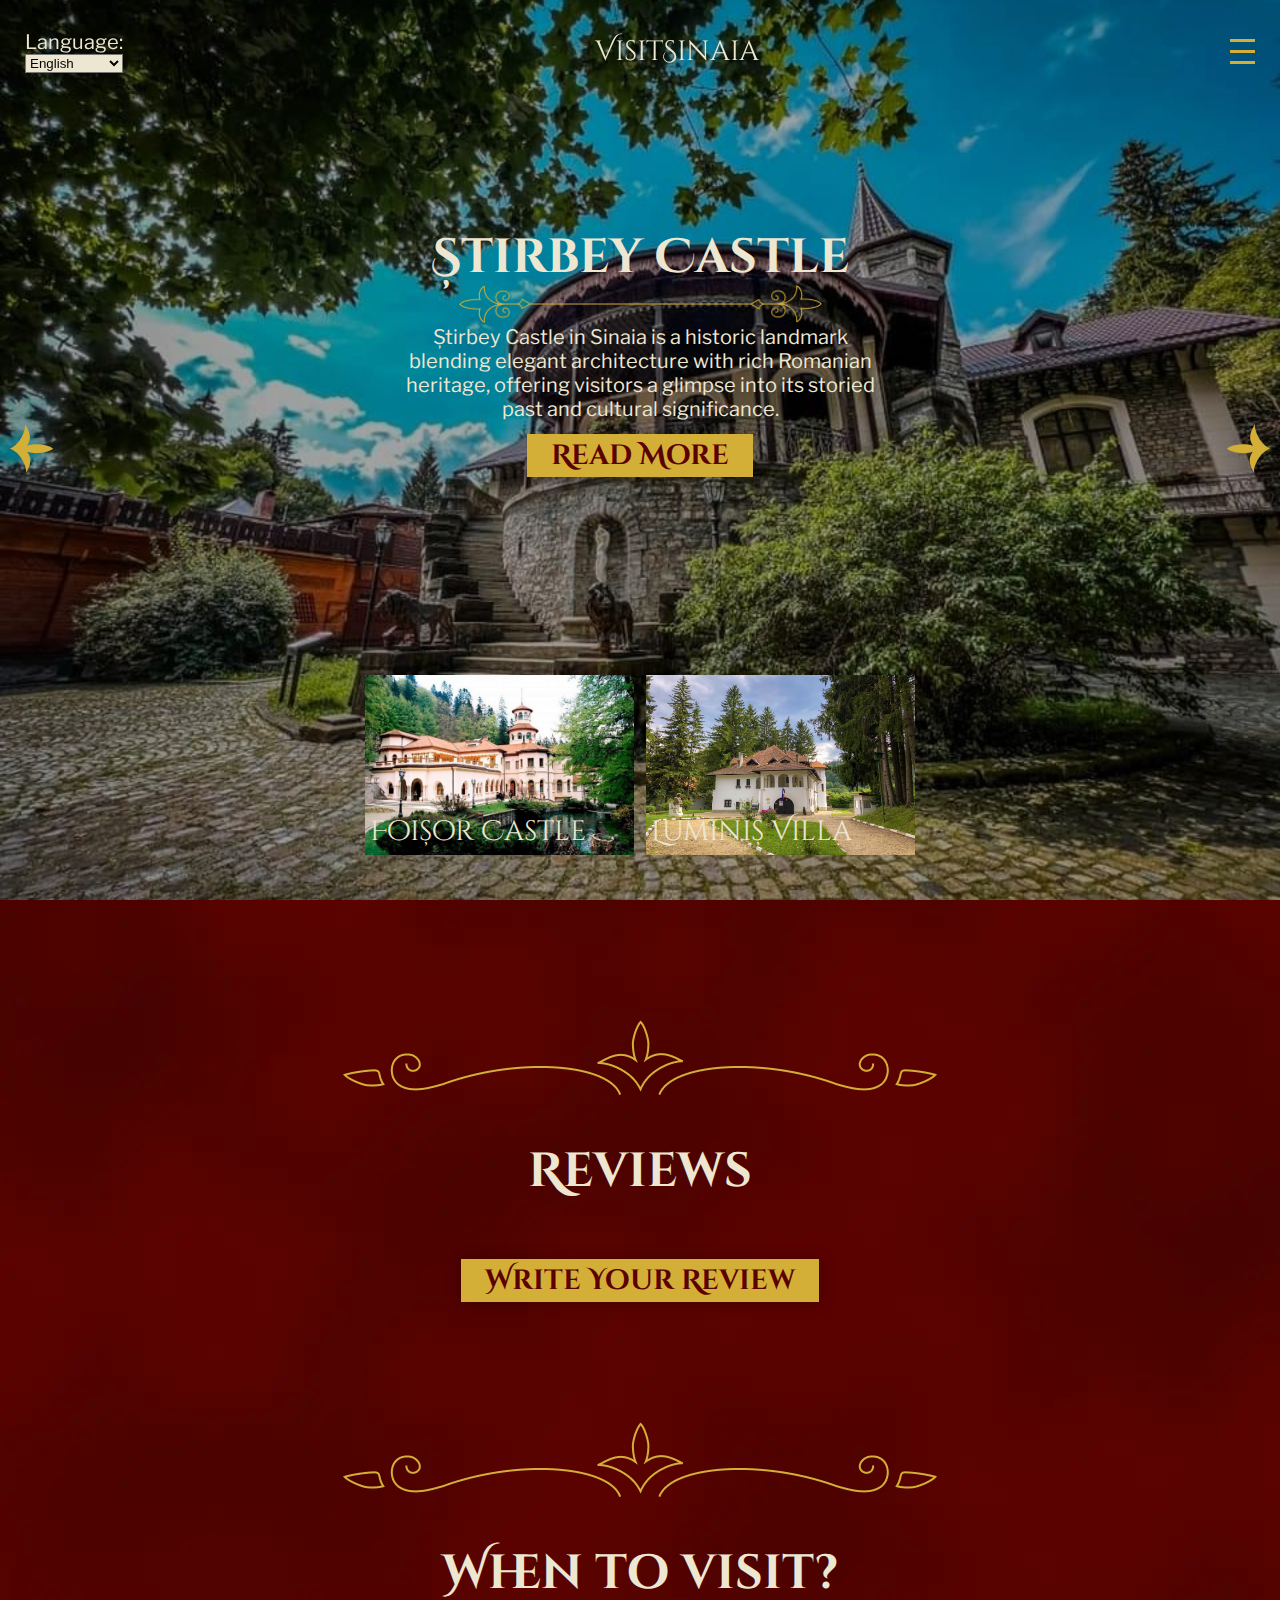
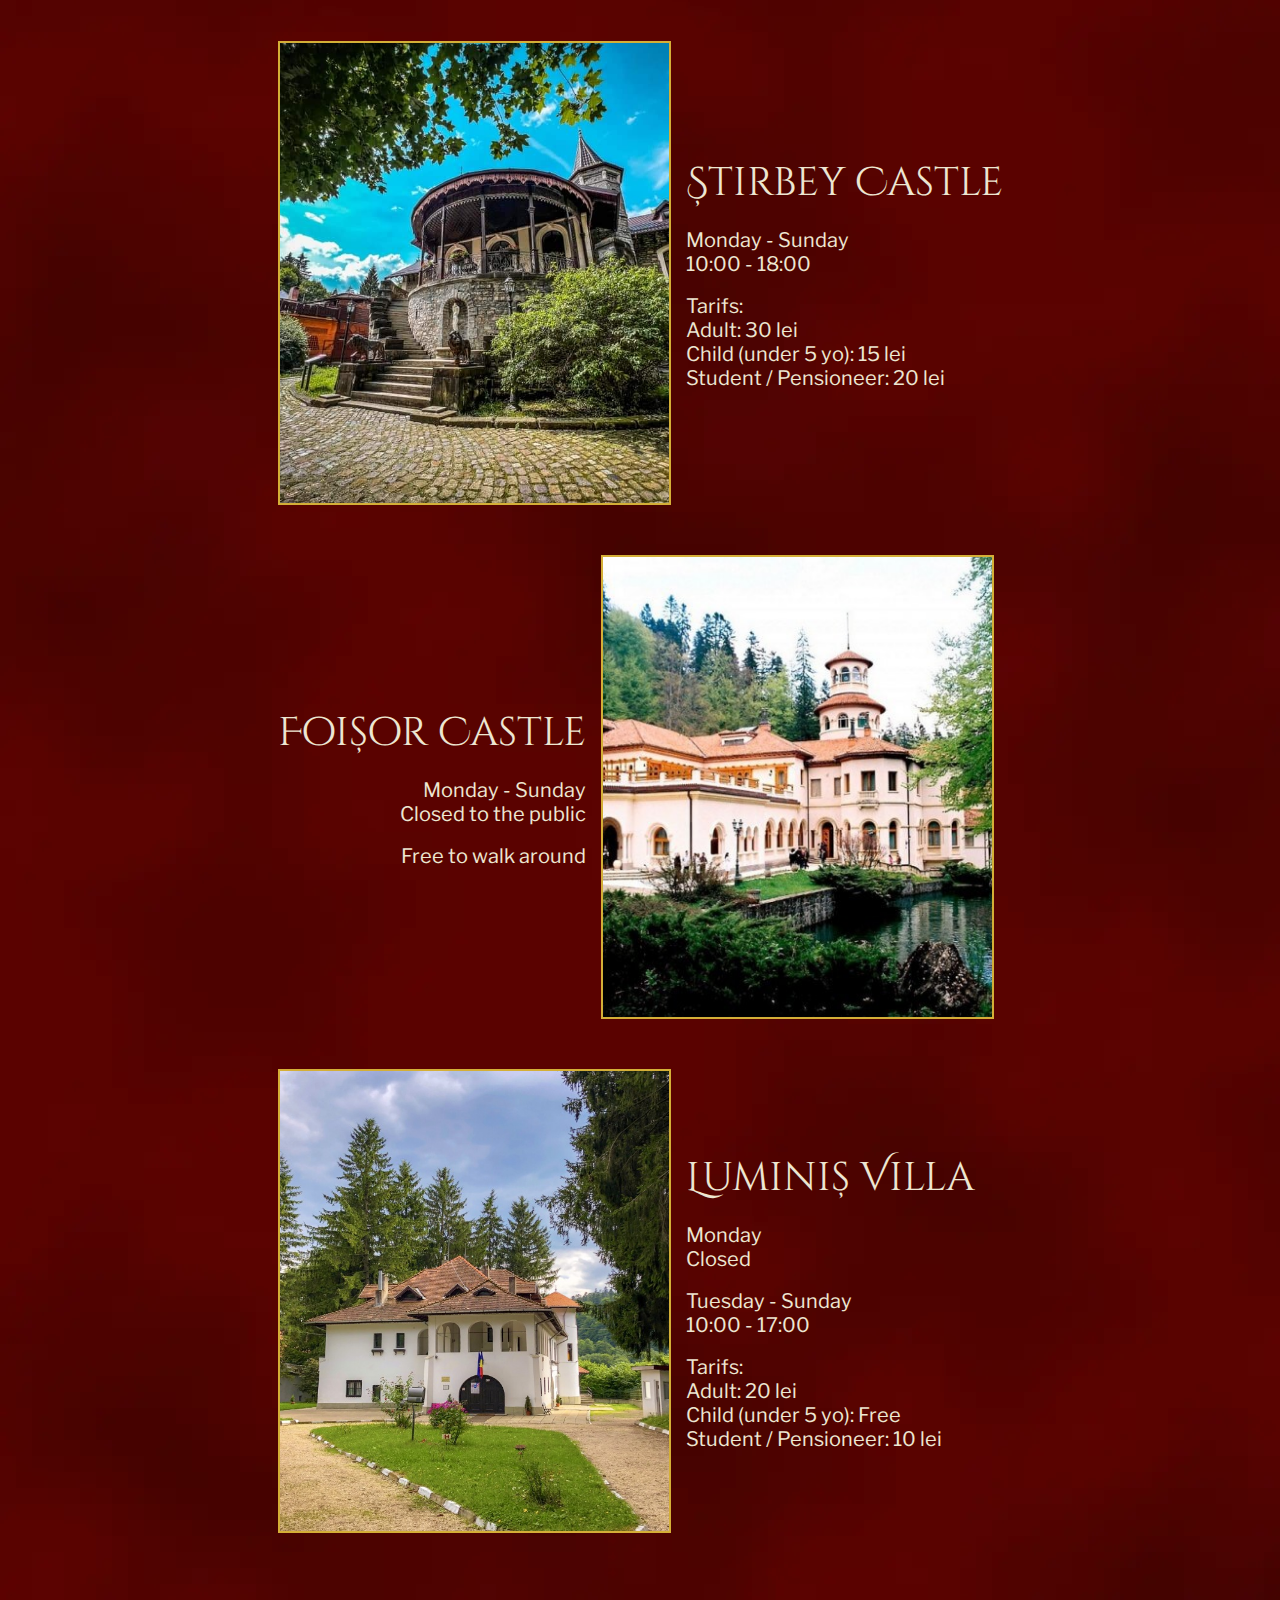
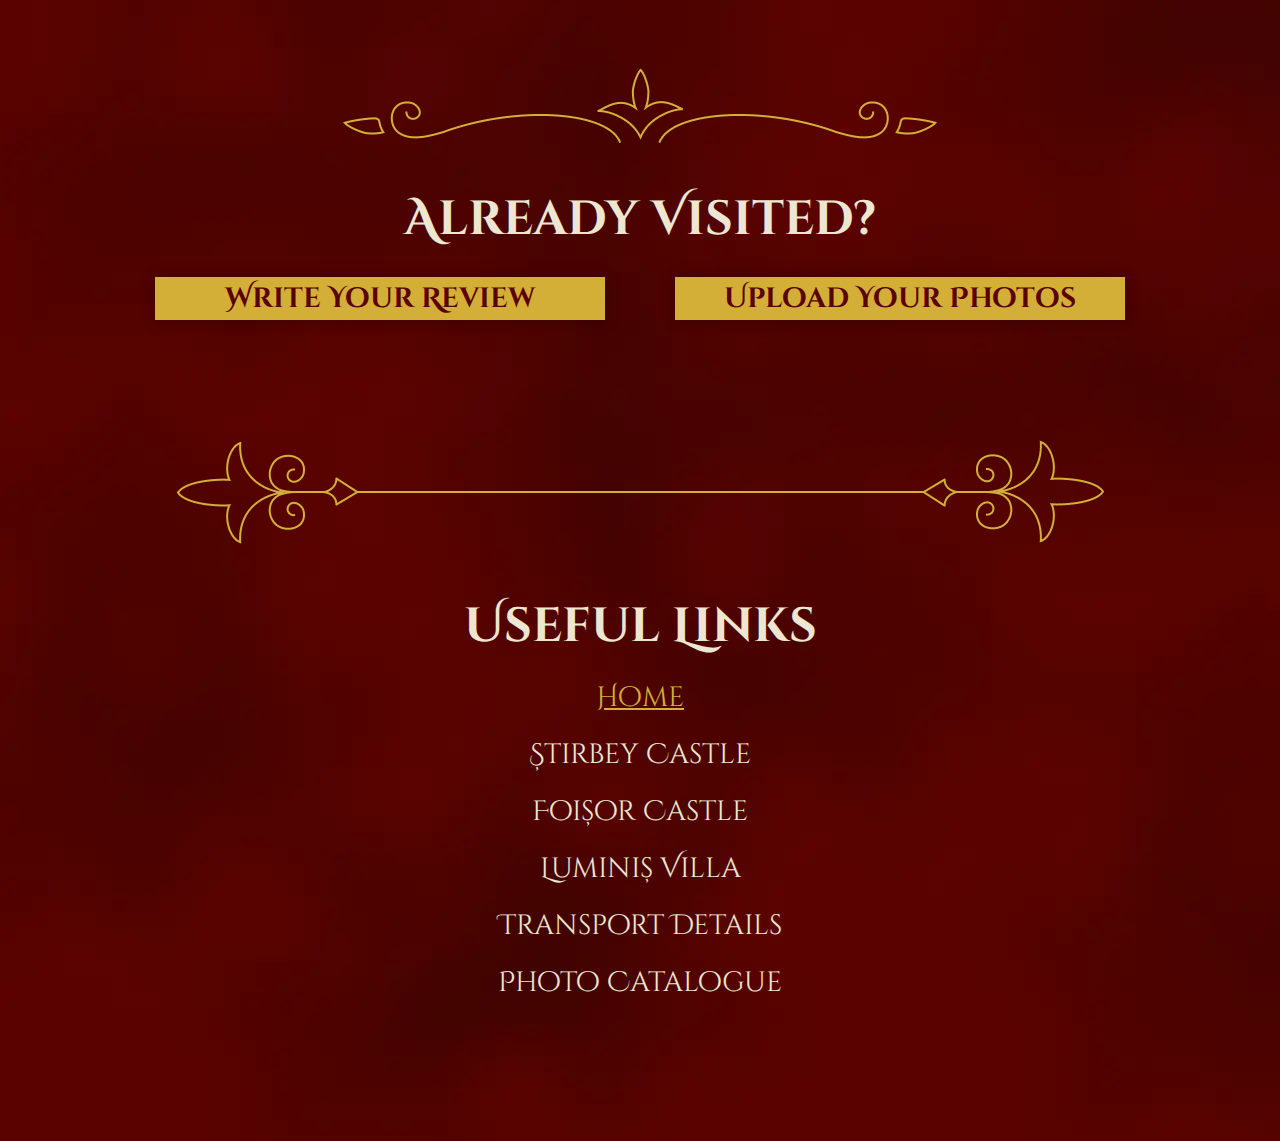
<file: index.html>
<!DOCTYPE html>
<html lang="en">
<head>
    <meta charset="UTF-8">
    <meta name="viewport" content="width=device-width, initial-scale=1.0">
    <title data-lang-en="Home | Hidden Castles Sinaia" data-lang-ro="Acasă | Hidden Castles Sinaia">Home | Hidden Castles Sinaia</title>
    <link rel="stylesheet" href="CSS/home.css">
</head>
<body> 
    <section class="top-carousel-container">
        <div class="banner">
            <nav class="navigation">
                <div class="language-selector">
                    <label for="language-select" data-lang-en="Language:" data-lang-ro="Limba:">Language:</label>
                    <select id="language-select1">
                        <option value="en" data-lang-en="English" data-lang-ro="Engleză">English</option>
                        <option value="ro" data-lang-en="Romanian" data-lang-ro="Română">Romanian</option>
                    </select>
                </div>
                <a href="index.html" class="logo">VisitSinaia</a>
                <div class="burger-menu" id="burger1">
                    <div class="line"></div>
                    <div class="line"></div>
                    <div class="line"></div>
                </div>
                <ul id="nav-links1">
                    <li><a href="index.html" class="active-link" data-lang-en="Home" data-lang-ro="Acasă">Home</a></li>
                    <li>
                        <a href="PAGES/stirbey-castle.html" class="link" data-lang-en="Știrbey Castle" data-lang-ro="Castelul Știrbey">Știrbey Castle</a>
                        <ul class="dropdown-content">
                            <li><a href="PAGES/stirbey-castle.html#visit" class="link" data-lang-en="Visiting Hours" data-lang-ro="Ore de Vizită">Visiting Hours</a></li>
                            <li><a href="PAGES/stirbey-castle.html#tickets" class="link" data-lang-en="Ticket Prices" data-lang-ro="Prețuri Bilete">Ticket Prices</a></li>
                            <li><a href="PAGES/stirbey-castle.html#reviews" class="link" data-lang-en="Reviews" data-lang-ro="Recenzii">Reviews</a></li>
                            <li><a href="PAGES/stirbey-castle.html#history" class="link" data-lang-en="Brief History" data-lang-ro="Scurtă Istorie">Brief History</a></li>
                            <li><a href="PAGES/stirbey-castle.html#tenants" class="link" data-lang-en="Who lived here?" data-lang-ro="Cine a locuit aici?">Who lived here?</a></li>
                            <li><a href="PAGES/stirbey-castle.html#transport" class="link" data-lang-en="How to get here?" data-lang-ro="Cum să ajungi aici?">How to get here?</a></li>
                            <li><a href="PAGES/stirbey-castle.html#restaurants" class="link" data-lang-en="Restaurants Nearby" data-lang-ro="Restaurante în apropiere">Restaurants Nearby</a></li>
                            <li><a href="PAGES/stirbey-castle.html#contact" class="link">Contact</a></li>
                        </ul>
                    </li>
                    <li>
                        <a href="PAGES/foisor-castle.html" class="link" data-lang-en="Foișor Castle" data-lang-ro="Castleul Foișor">Foișor Castle</a>
                        <ul class="dropdown-content">
                            <li><a href="PAGES/foisor-castle.html#visit" data-lang-en="Visiting Hours" data-lang-ro="Ore de Vizită">Visiting Hours</a></li>
                            <li><a href="PAGES/foisor-castle.html#tickets" data-lang-en="Ticket Prices" data-lang-ro="Prețuri Bilete">Ticket Prices</a></li>
                            <li><a href="PAGES/foisor-castle.html#reviews" data-lang-en="Reviews" data-lang-ro="Recenzii">Reviews</a></li>
                            <li><a href="PAGES/foisor-castle.html#history" data-lang-en="Brief History" data-lang-ro="Scurtă Istorie">Brief History</a></li>
                            <li><a href="PAGES/foisor-castle.html#tenants" data-lang-en="Who lived here?" data-lang-ro="Cine a locuit aici?">Who lived here?</a></li>
                            <li><a href="PAGES/foisor-castle.html#transport" data-lang-en="How to get here?" data-lang-ro="Cum să ajungi aici?">How to get here?</a></li>
                            <li><a href="PAGES/foisor-castle.html#restaurants" data-lang-en="Restaurants Nearby" data-lang-ro="Restaurante în apropiere">Restaurants Nearby</a></li>
                            <li><a href="PAGES/foisor-castle.html#contact">Contact</a></li>
                        </ul>
                    </li>
                    <li>
                        <a href="PAGES/luminis-villa.html" class="link" data-lang-en="Luminiș Villa" data-lang-ro="Vila Luminiș">Luminiș Villa</a>
                        <ul class="dropdown-content">
                            <li><a href="PAGES/luminis-villa.html#visit" data-lang-en="Visiting Hours" data-lang-ro="Ore de Vizită">Visiting Hours</a></li>
                            <li><a href="PAGES/luminis-villa.html#tickets" data-lang-en="Ticket Prices" data-lang-ro="Prețuri Bilete">Ticket Prices</a></li>
                            <li><a href="PAGES/luminis-villa.html#reviews" data-lang-en="Reviews" data-lang-ro="Recenzii">Reviews</a></li>
                            <li><a href="PAGES/luminis-villa.html#history" data-lang-en="Brief History" data-lang-ro="Scurtă Istorie">Brief History</a></li>
                            <li><a href="PAGES/luminis-villa.html#tenants" data-lang-en="Who lived here?" data-lang-ro="Cine a locuit aici?">Who lived here?</a></li>
                            <li><a href="PAGES/luminis-villa.html#transport" data-lang-en="How to get here?" data-lang-ro="Cum să ajungi aici?">How to get here?</a></li>
                            <li><a href="PAGES/luminis-villa.html#restaurants" data-lang-en="Restaurants Nearby" data-lang-ro="Restaurante în apropiere">Restaurants Nearby</a></li>
                            <li><a href="PAGES/luminis-villa.html#contact">Contact</a></li>
                        </ul>
                    </li>
                    <li><a href="PAGES/transport.html" class="link" data-lang-en="Transport Details" data-lang-ro="Detalii despre Transport">Transport Details</a></li>
                    <li><a href="PAGES/gallery.html" class="link" data-lang-en="Photo Catalogue" data-lang-ro="Catalog Foto">Photo Catalogue</a></li>
                </ul>
            </nav>
            <img src="PHOTOS/stirbey1.jpg" alt="Stirbey Castle" class="main-photo">
            <button id="prev1"><img src="PHOTOS/arrow-left.png" alt="Previous"></button>
            <button id="next1"><img src="PHOTOS/arrow-right.png" alt="Next"></button>
            <div class="text-container">
                <h1 data-lang-en="Știrbey Castle" data-lang-ro="Castelul Știrbey">Știrbey Castle</h1>
                <img src="PHOTOS/ornament1.png" alt="Ornamental Divider" class="top-divider">
                <p 
                data-lang-en="Știrbey Castle in Sinaia is a historic landmark blending elegant architecture with rich Romanian heritage, offering visitors a glimpse into its storied past and cultural significance." 
                data-lang-ro="Știrbey Castle din Sinaia este un punct de reper istoric care îmbină arhitectura elegantă cu bogata moștenire românească, oferind vizitatorilor o privire în trecutul său plin de istorie și semnificația sa culturală.">
                Știrbey Castle in Sinaia is a historic landmark blending elegant architecture with rich Romanian heritage, offering visitors a glimpse into its storied past and cultural significance.</p>
                <a href="PAGES/stirbey-castle.html" data-lang-en="Read More" data-lang-ro="Citește Mai Multe" class="read-more">Read More</a>
            </div>
            <div class="buttons-container">
                <div class="castle-button">
                    <img src="PHOTOS/foisor1.jpg" alt="Foisor Castle" class="castles-links">
                    <h3 data-lang-en="Foișor Castle" data-lang-ro="Castelul Foișor">Foișor Castle</h3>
                </div>
                <div class="castle-button">
                    <h3 data-lang-en="Luminiș Villa" data-lang-ro="Vila Luminiș">Luminiș Villa</h3>
                    <img src="PHOTOS/luminis3.jpg" alt="Luminis Villa" class="castles-links">
                </div>
            </div>
        </div>
        <div class="banner">
            <nav class="navigation">
                <div class="language-selector">
                    <label for="language-select" data-lang-en="Language:" data-lang-ro="Limba:">Language:</label>
                    <select id="language-select2">
                        <option value="en" data-lang-en="English" data-lang-ro="Engleză">English</option>
                        <option value="ro" data-lang-en="Romanian" data-lang-ro="Română">Romanian</option>
                    </select>
                </div>
                <a href="index.html" class="logo">VisitSinaia</a>
                <div class="burger-menu" id="burger2">
                    <div class="line"></div>
                    <div class="line"></div>
                    <div class="line"></div>
                </div>
                <ul id="nav-links2">
                    <li><a href="index.html" class="active-link" data-lang-en="Home" data-lang-ro="Acasă">Home</a></li>
                    <li>
                        <a href="PAGES/stirbey-castle.html" class="link" data-lang-en="Știrbey Castle" data-lang-ro="Castelul Știrbey">Știrbey Castle</a>
                        <ul class="dropdown-content">
                            <li><a href="PAGES/stirbey-castle.html#visit" class="link" data-lang-en="Visiting Hours" data-lang-ro="Ore de Vizită">Visiting Hours</a></li>
                            <li><a href="PAGES/stirbey-castle.html#tickets" class="link" data-lang-en="Ticket Prices" data-lang-ro="Prețuri Bilete">Ticket Prices</a></li>
                            <li><a href="PAGES/stirbey-castle.html#reviews" class="link" data-lang-en="Reviews" data-lang-ro="Recenzii">Reviews</a></li>
                            <li><a href="PAGES/stirbey-castle.html#history" class="link" data-lang-en="Brief History" data-lang-ro="Scurtă Istorie">Brief History</a></li>
                            <li><a href="PAGES/stirbey-castle.html#tenants" class="link" data-lang-en="Who lived here?" data-lang-ro="Cine a locuit aici?">Who lived here?</a></li>
                            <li><a href="PAGES/stirbey-castle.html#transport" class="link" data-lang-en="How to get here?" data-lang-ro="Cum să ajungi aici?">How to get here?</a></li>
                            <li><a href="PAGES/stirbey-castle.html#restaurants" class="link" data-lang-en="Restaurants Nearby" data-lang-ro="Restaurante în apropiere">Restaurants Nearby</a></li>
                            <li><a href="PAGES/stirbey-castle.html#contact" class="link">Contact</a></li>
                        </ul>
                    </li>
                    <li>
                        <a href="PAGES/foisor-castle.html" class="link" data-lang-en="Foișor Castle" data-lang-ro="Castleul Foișor">Foișor Castle</a>
                        <ul class="dropdown-content">
                            <li><a href="PAGES/foisor-castle.html#visit" data-lang-en="Visiting Hours" data-lang-ro="Ore de Vizită">Visiting Hours</a></li>
                            <li><a href="PAGES/foisor-castle.html#tickets" data-lang-en="Ticket Prices" data-lang-ro="Prețuri Bilete">Ticket Prices</a></li>
                            <li><a href="PAGES/foisor-castle.html#reviews" data-lang-en="Reviews" data-lang-ro="Recenzii">Reviews</a></li>
                            <li><a href="PAGES/foisor-castle.html#history" data-lang-en="Brief History" data-lang-ro="Scurtă Istorie">Brief History</a></li>
                            <li><a href="PAGES/foisor-castle.html#tenants" data-lang-en="Who lived here?" data-lang-ro="Cine a locuit aici?">Who lived here?</a></li>
                            <li><a href="PAGES/foisor-castle.html#transport" data-lang-en="How to get here?" data-lang-ro="Cum să ajungi aici?">How to get here?</a></li>
                            <li><a href="PAGES/foisor-castle.html#restaurants" data-lang-en="Restaurants Nearby" data-lang-ro="Restaurante în apropiere">Restaurants Nearby</a></li>
                            <li><a href="PAGES/foisor-castle.html#contact">Contact</a></li>
                        </ul>
                    </li>
                    <li>
                        <a href="PAGES/luminis-villa.html" class="link" data-lang-en="Luminiș Villa" data-lang-ro="Vila Luminiș">Luminiș Villa</a>
                        <ul class="dropdown-content">
                            <li><a href="PAGES/luminis-villa.html#visit" data-lang-en="Visiting Hours" data-lang-ro="Ore de Vizită">Visiting Hours</a></li>
                            <li><a href="PAGES/luminis-villa.html#tickets" data-lang-en="Ticket Prices" data-lang-ro="Prețuri Bilete">Ticket Prices</a></li>
                            <li><a href="PAGES/luminis-villa.html#reviews" data-lang-en="Reviews" data-lang-ro="Recenzii">Reviews</a></li>
                            <li><a href="PAGES/luminis-villa.html#history" data-lang-en="Brief History" data-lang-ro="Scurtă Istorie">Brief History</a></li>
                            <li><a href="PAGES/luminis-villa.html#tenants" data-lang-en="Who lived here?" data-lang-ro="Cine a locuit aici?">Who lived here?</a></li>
                            <li><a href="PAGES/luminis-villa.html#transport" data-lang-en="How to get here?" data-lang-ro="Cum să ajungi aici?">How to get here?</a></li>
                            <li><a href="PAGES/luminis-villa.html#restaurants" data-lang-en="Restaurants Nearby" data-lang-ro="Restaurante în apropiere">Restaurants Nearby</a></li>
                            <li><a href="PAGES/luminis-villa.html#contact">Contact</a></li>
                        </ul>
                    </li>
                    <li><a href="PAGES/transport.html" class="link" data-lang-en="Transport Details" data-lang-ro="Detalii despre Transport">Transport Details</a></li>
                    <li><a href="PAGES/gallery.html" class="link" data-lang-en="Photo Catalogue" data-lang-ro="Catalog Foto">Photo Catalogue</a></li>
                </ul>
            </nav>
            <img src="PHOTOS/foisor1.jpg" alt="Foisor Castle" class="main-photo">
            <button id="prev2"><img src="PHOTOS/arrow-left.png" alt="Previous"></button>
            <button id="next2"><img src="PHOTOS/arrow-right.png" alt="Next"></button>
            <div class="text-container">
                <h1 data-lang-en="Foișor Castle" data-lang-ro="Castelul Foișor">Foișor Castle</h1>
                <img src="PHOTOS/ornament1.png" alt="Ornamental Divider" class="top-divider">
                <p 
                data-lang-en="Foișor Castle, nestled in the heart of Sinaia, is a charming retreat with a rich history, known for its unique blend of elegance and royal legacy."           
                data-lang-ro="Foișor Castle, situat în inima Sinaiei, este o retragere fermecătoare cu o istorie bogată, cunoscută pentru combinația sa unică de eleganță și moștenire regală.">
                Foișor Castle, nestled in the heart of Sinaia, is a charming retreat with a rich history, known for its unique blend of elegance and royal legacy.</p>
                <a href="PAGES/foisor-castle.html" data-lang-en="Read More" data-lang-ro="Citește Mai Multe" class="read-more">Read More</a>
            </div>
            <div class="buttons-container">
                <div class="castle-button">
                    <h3>Știrbey Castle</h3>
                    <img src="PHOTOS/stirbey1.jpg" alt="Stirbey Castle">
                </div>
                <div class="castle-button">
                    <h3>Luminiș Villa</h3>
                    <img src="PHOTOS/luminis3.jpg" alt="Luminis Villa">
                </div>
            </div>
        </div>
        <div class="banner">
            <nav class="navigation">
                <div class="language-selector">
                    <label for="language-select" data-lang-en="Language:" data-lang-ro="Limba:">Language:</label>
                    <select id="language-select3">
                        <option value="en" data-lang-en="English" data-lang-ro="Engleză">English</option>
                        <option value="ro" data-lang-en="Romanian" data-lang-ro="Română">Romanian</option>
                    </select>
                </div>
                <a href="index.html" class="logo">VisitSinaia</a>
                <div class="burger-menu" id="burger3">
                    <div class="line"></div>
                    <div class="line"></div>
                    <div class="line"></div>
                </div>
                <ul id="nav-links3">
                    <li><a href="index.html" class="active-link" data-lang-en="Home" data-lang-ro="Acasă">Home</a></li>
                    <li>
                        <a href="PAGES/stirbey-castle.html" class="link" data-lang-en="Știrbey Castle" data-lang-ro="Castelul Știrbey">Știrbey Castle</a>
                        <ul class="dropdown-content">
                            <li><a href="PAGES/stirbey-castle.html#visit" class="link" data-lang-en="Visiting Hours" data-lang-ro="Ore de Vizită">Visiting Hours</a></li>
                            <li><a href="PAGES/stirbey-castle.html#tickets" class="link" data-lang-en="Ticket Prices" data-lang-ro="Prețuri Bilete">Ticket Prices</a></li>
                            <li><a href="PAGES/stirbey-castle.html#reviews" class="link" data-lang-en="Reviews" data-lang-ro="Recenzii">Reviews</a></li>
                            <li><a href="PAGES/stirbey-castle.html#history" class="link" data-lang-en="Brief History" data-lang-ro="Scurtă Istorie">Brief History</a></li>
                            <li><a href="PAGES/stirbey-castle.html#tenants" class="link" data-lang-en="Who lived here?" data-lang-ro="Cine a locuit aici?">Who lived here?</a></li>
                            <li><a href="PAGES/stirbey-castle.html#transport" class="link" data-lang-en="How to get here?" data-lang-ro="Cum să ajungi aici?">How to get here?</a></li>
                            <li><a href="PAGES/stirbey-castle.html#restaurants" class="link" data-lang-en="Restaurants Nearby" data-lang-ro="Restaurante în apropiere">Restaurants Nearby</a></li>
                            <li><a href="PAGES/stirbey-castle.html#contact" class="link">Contact</a></li>
                        </ul>
                    </li>
                    <li>
                        <a href="PAGES/foisor-castle.html" class="link" data-lang-en="Foișor Castle" data-lang-ro="Castleul Foișor">Foișor Castle</a>
                        <ul class="dropdown-content">
                            <li><a href="PAGES/foisor-castle.html#visit" data-lang-en="Visiting Hours" data-lang-ro="Ore de Vizită">Visiting Hours</a></li>
                            <li><a href="PAGES/foisor-castle.html#tickets" data-lang-en="Ticket Prices" data-lang-ro="Prețuri Bilete">Ticket Prices</a></li>
                            <li><a href="PAGES/foisor-castle.html#reviews" data-lang-en="Reviews" data-lang-ro="Recenzii">Reviews</a></li>
                            <li><a href="PAGES/foisor-castle.html#history" data-lang-en="Brief History" data-lang-ro="Scurtă Istorie">Brief History</a></li>
                            <li><a href="PAGES/foisor-castle.html#tenants" data-lang-en="Who lived here?" data-lang-ro="Cine a locuit aici?">Who lived here?</a></li>
                            <li><a href="PAGES/foisor-castle.html#transport" data-lang-en="How to get here?" data-lang-ro="Cum să ajungi aici?">How to get here?</a></li>
                            <li><a href="PAGES/foisor-castle.html#restaurants" data-lang-en="Restaurants Nearby" data-lang-ro="Restaurante în apropiere">Restaurants Nearby</a></li>
                            <li><a href="PAGES/foisor-castle.html#contact">Contact</a></li>
                        </ul>
                    </li>
                    <li>
                        <a href="PAGES/luminis-villa.html" class="link" data-lang-en="Luminiș Villa" data-lang-ro="Vila Luminiș">Luminiș Villa</a>
                        <ul class="dropdown-content">
                            <li><a href="PAGES/luminis-villa.html#visit" data-lang-en="Visiting Hours" data-lang-ro="Ore de Vizită">Visiting Hours</a></li>
                            <li><a href="PAGES/luminis-villa.html#tickets" data-lang-en="Ticket Prices" data-lang-ro="Prețuri Bilete">Ticket Prices</a></li>
                            <li><a href="PAGES/luminis-villa.html#reviews" data-lang-en="Reviews" data-lang-ro="Recenzii">Reviews</a></li>
                            <li><a href="PAGES/luminis-villa.html#history" data-lang-en="Brief History" data-lang-ro="Scurtă Istorie">Brief History</a></li>
                            <li><a href="PAGES/luminis-villa.html#tenants" data-lang-en="Who lived here?" data-lang-ro="Cine a locuit aici?">Who lived here?</a></li>
                            <li><a href="PAGES/luminis-villa.html#transport" data-lang-en="How to get here?" data-lang-ro="Cum să ajungi aici?">How to get here?</a></li>
                            <li><a href="PAGES/luminis-villa.html#restaurants" data-lang-en="Restaurants Nearby" data-lang-ro="Restaurante în apropiere">Restaurants Nearby</a></li>
                            <li><a href="PAGES/luminis-villa.html#contact">Contact</a></li>
                        </ul>
                    </li>
                    <li><a href="PAGES/transport.html" class="link" data-lang-en="Transport Details" data-lang-ro="Detalii despre Transport">Transport Details</a></li>
                    <li><a href="PAGES/gallery.html" class="link" data-lang-en="Photo Catalogue" data-lang-ro="Catalog Foto">Photo Catalogue</a></li>
                </ul>
            </nav>
            <img src="PHOTOS/luminis3.jpg" alt="Luminis Villa" class="main-photo">
            <button id="prev3"><img src="PHOTOS/arrow-left.png" alt="Previous"></button>
            <button id="next3"><img src="PHOTOS/arrow-right.png" alt="Next"></button>
            <div class="text-container">
                <h1 data-lang-en="Luminiș Villa" data-lang-ro="Vila Luminiș">Luminiș Villa</h1>
                <img src="PHOTOS/ornament1.png" alt="Ornamental Divider" class="top-divider">
                <p
                data-lang-en="Luminiș Villa, a serene haven in Sinaia, is famed for its connection to George Enescu and its role as a cultural and artistic retreat amid breathtaking natural surroundings." 
                data-lang-ro="Vila Luminiș, un refugiu liniștit în Sinaia, este renumită pentru legătura sa cu George Enescu și pentru rolul său de refugiu cultural și artistic în mijlocul unor peisaje naturale impresionante.">
                Luminiș Villa, a serene haven in Sinaia, is famed for its connection to George Enescu and its role as a cultural and artistic retreat amid breathtaking natural surroundings.</p>
                <a href="PAGES/luminis-villa.html" data-lang-en="Read More" data-lang-ro="Citește Mai Multe" class="read-more">Read More</a>
            </div>
            <div class="buttons-container">
                <div class="castle-button">
                    <h3>Știrbey Castle</h3>
                    <img src="PHOTOS/stirbey1.jpg" alt="Stirbey Castle">
                </div>
                <div class="castle-button">
                    <h3>Foișor Castle</h3>
                    <img src="PHOTOS/foisor1.jpg" alt="Foisor Castle">
                </div>
            </div>
        </div>
    </section>
    <section class="reviews">
        <img src="PHOTOS/ornament2.png" alt="Ornamental Divider" class="divider">
        <img src="PHOTOS/divider-desktop.png" alt="Ornamental Divider" class="divider-big">
        <h1 data-lang-en="Reviews" data-lang-ro="Recenzii">Reviews</h1>
        <div id="reviews-container"></div>
        <button id="write1" data-lang-en="Write Your Review" data-lang-ro="Scrie O Recenzie">Write Your Review</button>
    </section>
    <section class="visiting-hours">
        <img src="PHOTOS/ornament2.png" alt="Ornamental Divider" class="divider">
        <img src="PHOTOS/divider-desktop.png" alt="Ornamental Divider" class="divider-big">
        <h1 data-lang-en="When to visit?" data-lang-ro="Când să le vizitezi?">When To Visit?</h1>
        <div class="visit-big-container">
        <div class="visit-container">
            <img src="PHOTOS/stirbey1.jpg" alt="Stirbey Castle" class="castel-stirbey">
            <div class="visit-text">
                <h2 data-lang-en="Știrbey Castle" data-lang-ro="Castelul Știrbey">Știrbey Castle</h2>
                <p data-lang-en="Monday - Sunday
                10:00 - 18:00" 
                data-lang-ro="Luni - Duminică
                10:00 - 18:00">
                Monday - Sunday <br>
                10:00 - 18:00</p>
                <p data-lang-en="Tarifs:
                Adult: 30 lei
                Child (under 5 yo): 15 lei
                Student / Pensioneer: 20 lei" 
                data-lang-ro="Tarife:
                Adult: 30 lei
                Copil (sub 5 ani): 15 lei
                Student / Pensionar: 20 lei">
                Tarifs: <br>
                Adult: 30 lei <br>
                Child (under 5 yo): 15 lei <br>
                Student / Pensioneer: 20 lei</p>
            </div>
        </div>
        <div class="visit-container">
            <div class="visit-text">
                <h2 data-lang-en="Foișor Castle" data-lang-ro="Castelul Foișor">Foișor Castle</h2>
                <p data-lang-en="Monday - Sunday
                Closed to the public" 
                data-lang-ro="Luni - Duminică
                Închis publicului larg" class="foisor-text">Monday - Sunday <br>
                Closed to the public</p>
                <p data-lang-en="Free to walk around" data-lang-ro="Acces gratuit pentru plimbare" class="foisor-text">Free to walk around</p>
            </div>
            <img src="PHOTOS/foisor1.jpg" alt="Foisor Castle">
        </div>
        <div class="visit-container">
            <img src="PHOTOS/luminis3.jpg" alt="Luminis Villa">
            <div class="visit-text">
                <h2 data-lang-en="Luminiș Villa" data-lang-ro="Vila Luminiș">Luminiș Villa</h2>
                <p data-lang-en="Monday
                Closed" 
                data-lang-ro="Luni
                Închis">Monday <br>
                Closed</p>
                <p data-lang-en="Tuesday - Sunday
                10:00 - 17:00" 
                data-lang-ro="Marți - Duminică
                10:00 - 17:00">Tuesday - Sunday <br>
                10:00 - 17:00</p>
                <p data-lang-en="Tarifs:
                Adult: 20 lei
                Child (under 5 yo): Free
                Student / Pensioneer: 10 lei" 
                data-lang-ro="Tarife:
                Adult: 20 lei
                Copil (sub 5 ani): Gratuit
                Student / Pensionar: 10 lei">Tarifs: <br>
                Adult: 20 lei <br>
                Child (under 5 yo): Free <br>
                Student / Pensioneer: 10 lei</p>
            </div>
        </div>
    </div>
    </section>
    <section class="already">
        <img src="PHOTOS/ornament2.png" alt="Ornamental Divider" class="divider">
        <img src="PHOTOS/divider-desktop.png" alt="Ornamental Divider" class="divider-big">
        <h1 data-lang-en="Already Visited?" data-lang-ro="Ai vizitat deja?">Already Visited?</h1>
        <div class="buttons">
            <button id="write2" data-lang-en="Write Your Review" data-lang-ro="Scrie O Recenzie">Write Your Review</button>
            <button id="upload-photo" data-lang-en="Upload Your Photos" data-lang-ro="Încarcă Fotografii">Upload Your Photos</button>
        </div>
    </section>
    <div id="review-form-container" class="form">
        <form id="review-form">
            <h2 data-lang-en="Write Your Review" data-lang-ro="Scrie O Recenzie" class="form-text">Write Your Review</h2>
            <h3 class="form-text">Your name:</h3>
            <input type="text" id="name" placeholder="Your name" required>
            <h3 class="form-text">Your review:</h3>
            <textarea id="review-text" placeholder="Your review..." required></textarea>
            <button type="submit" data-lang-en="Submit" data-lang-ro="Finalizare">Submit</button>
            <button id="close-btn" class="button" data-lang-en="Cancel" data-lang-ro="Închide">Cancel</button>
        </form>
    </div>
    <footer class="footer-section">
        <img src="PHOTOS/footer-divider.png" alt="Ornamental Divider" class="footer-divider">
        <img src="PHOTOS/footer-divider-desktop.png" alt="Ornamental Divider" class="footer-divider-big">
        <h1 data-lang-en="Useful Links" data-lang-ro="Link-uri Utile">Useful Links</h1>
        <a href="index.html" data-lang-en="Home" data-lang-ro="Acasă" class="active-link-footer">Home</a>
        <a href="PAGES/stirbey-castle.html" data-lang-en="Știrbey Castle" data-lang-ro="Castelul Știrbey">Știrbey Castle</a>
        <a href="PAGES/foisor-castle.html" data-lang-en="Foișor Castle" data-lang-ro="Castelul Foișor">Foișor Castle</a>
        <a href="PAGES/luminis-villa.html" data-lang-en="Luminiș Villa" data-lang-ro="Vila Luminiș">Luminiș Villa</a>
        <a href="PAGES/transport.html" data-lang-en="Transport Details" data-lang-ro="Detalii despre Transport">Transport Details</a>
        <a href="PAGES/gallery.html" data-lang-en="Photo Catalogue" data-lang-ro="Catalog Foto">Phot Catalogue</a>
    </footer>

    <script src="JS/language.js"></script>
    <script src="JS/home.js"></script>
    <script src="JS/reviews.js"></script>
    <script src="JS/burgermenu.js"></script>
</body>
</html>
</file>
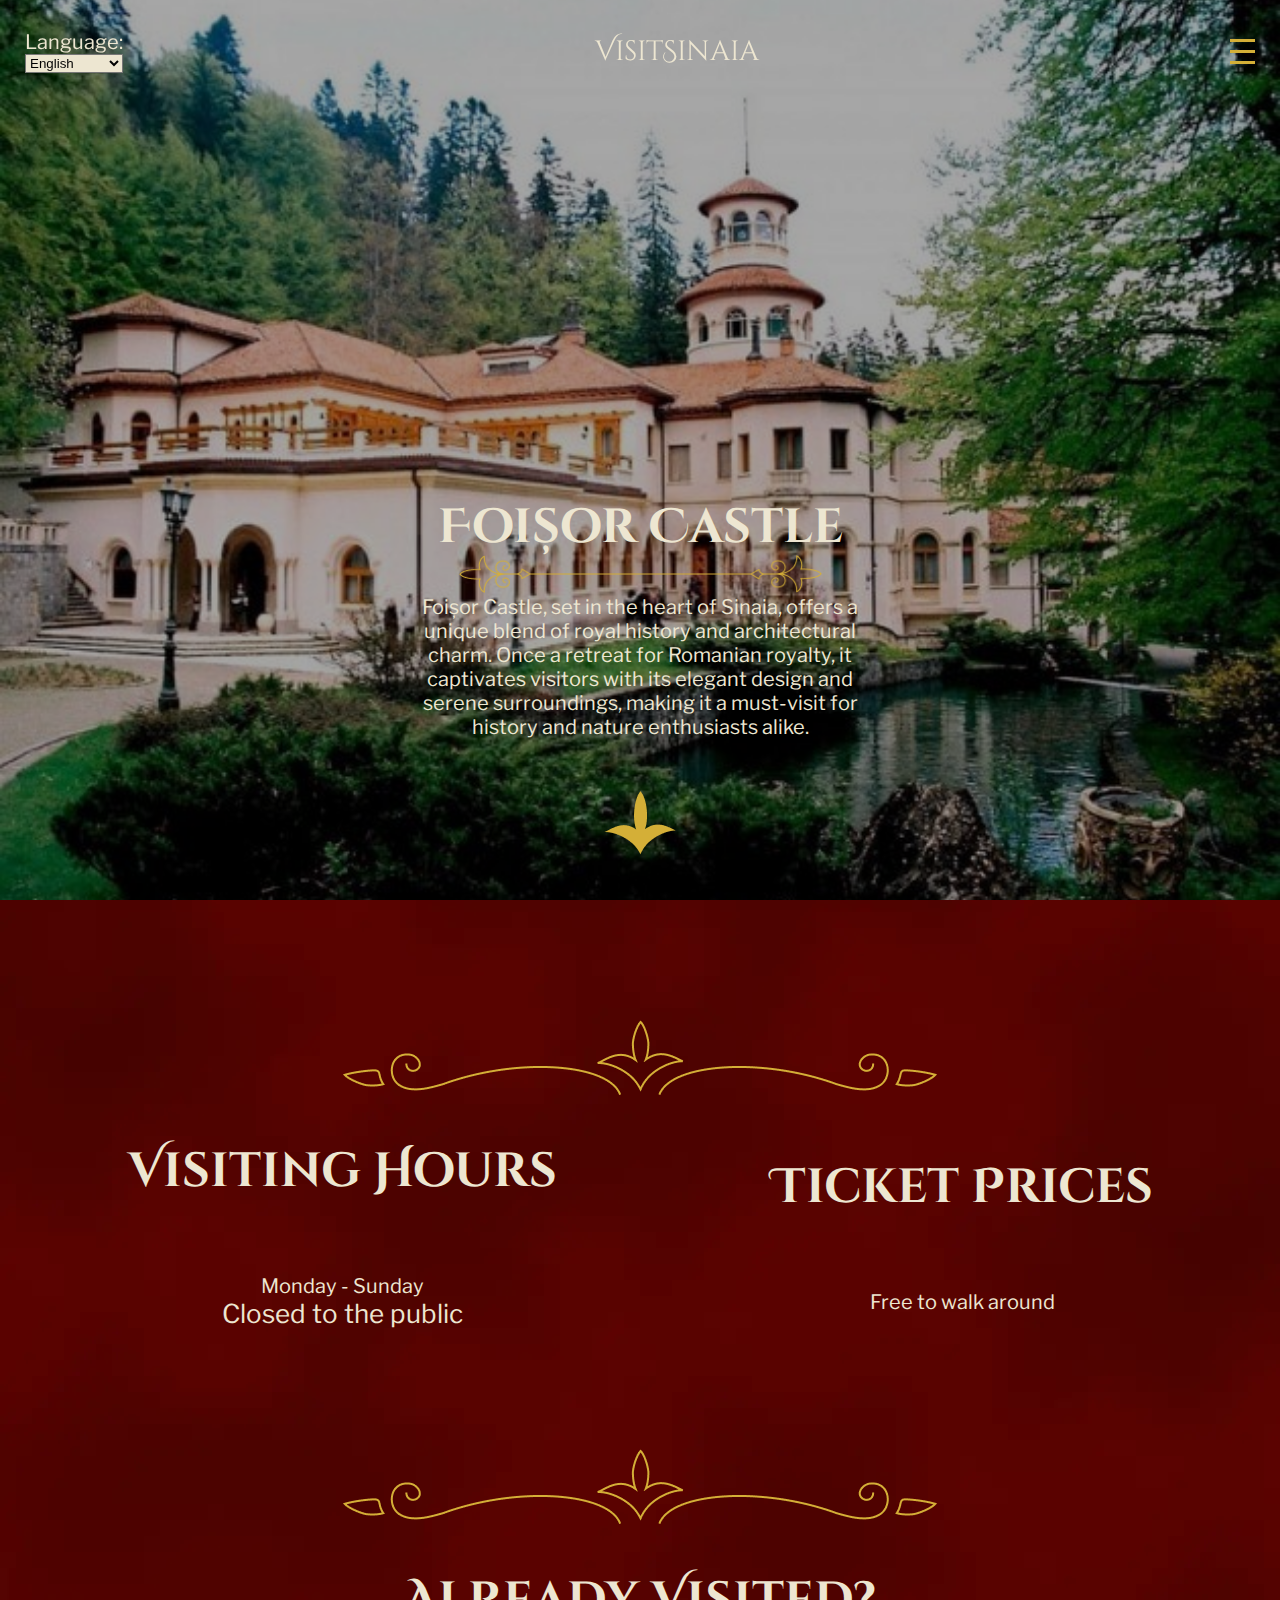
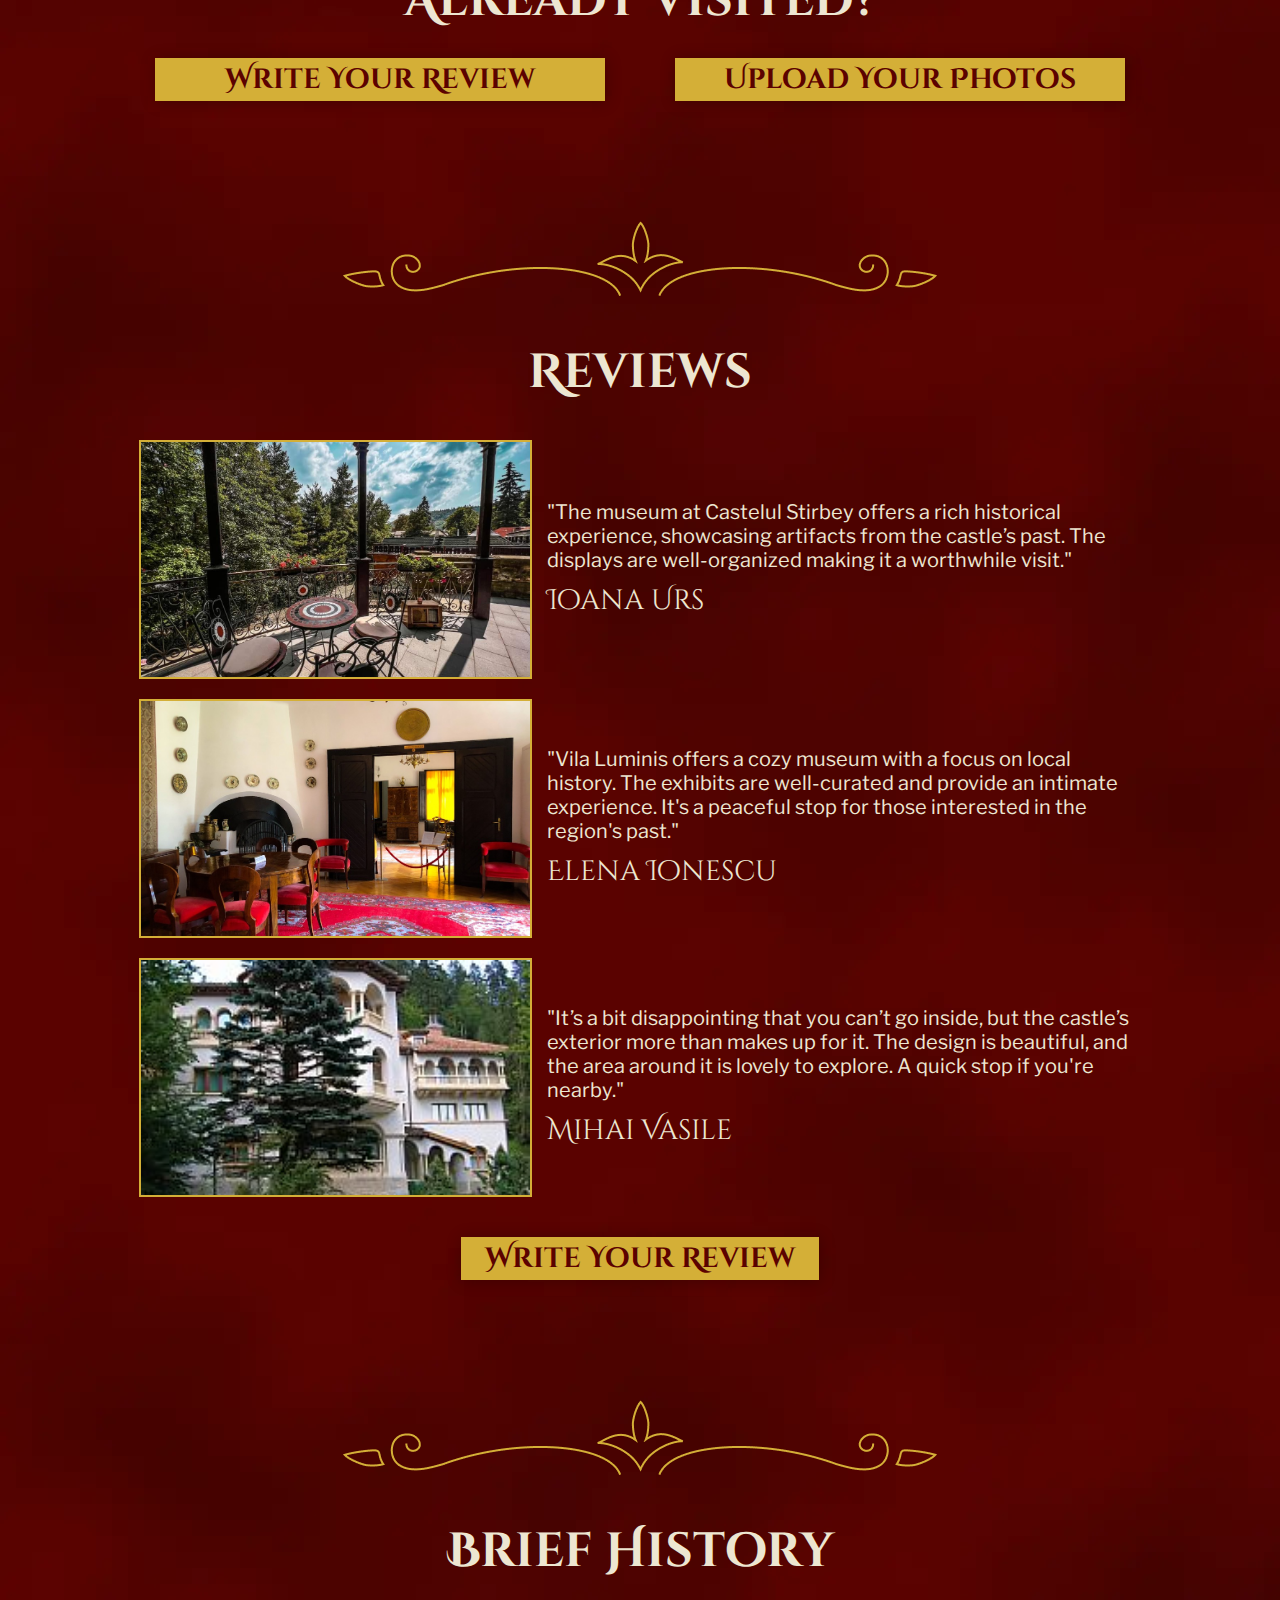
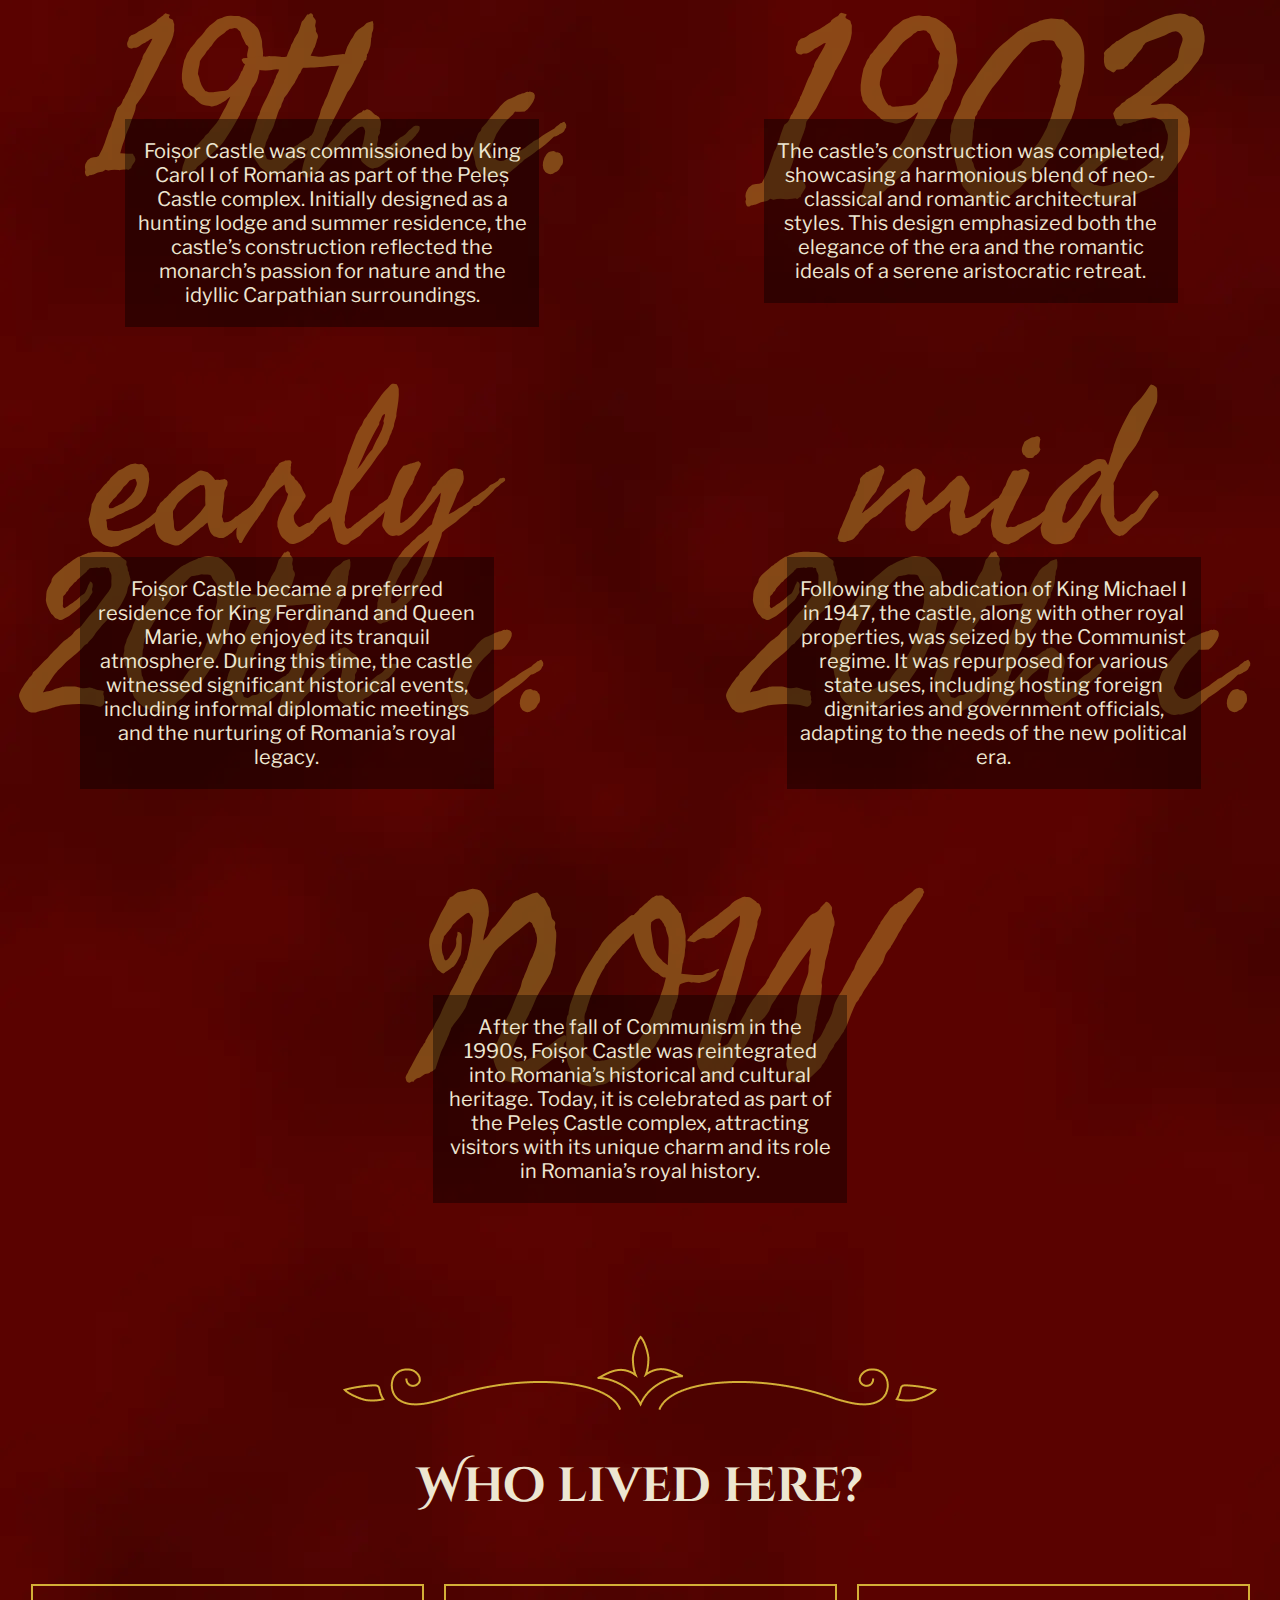
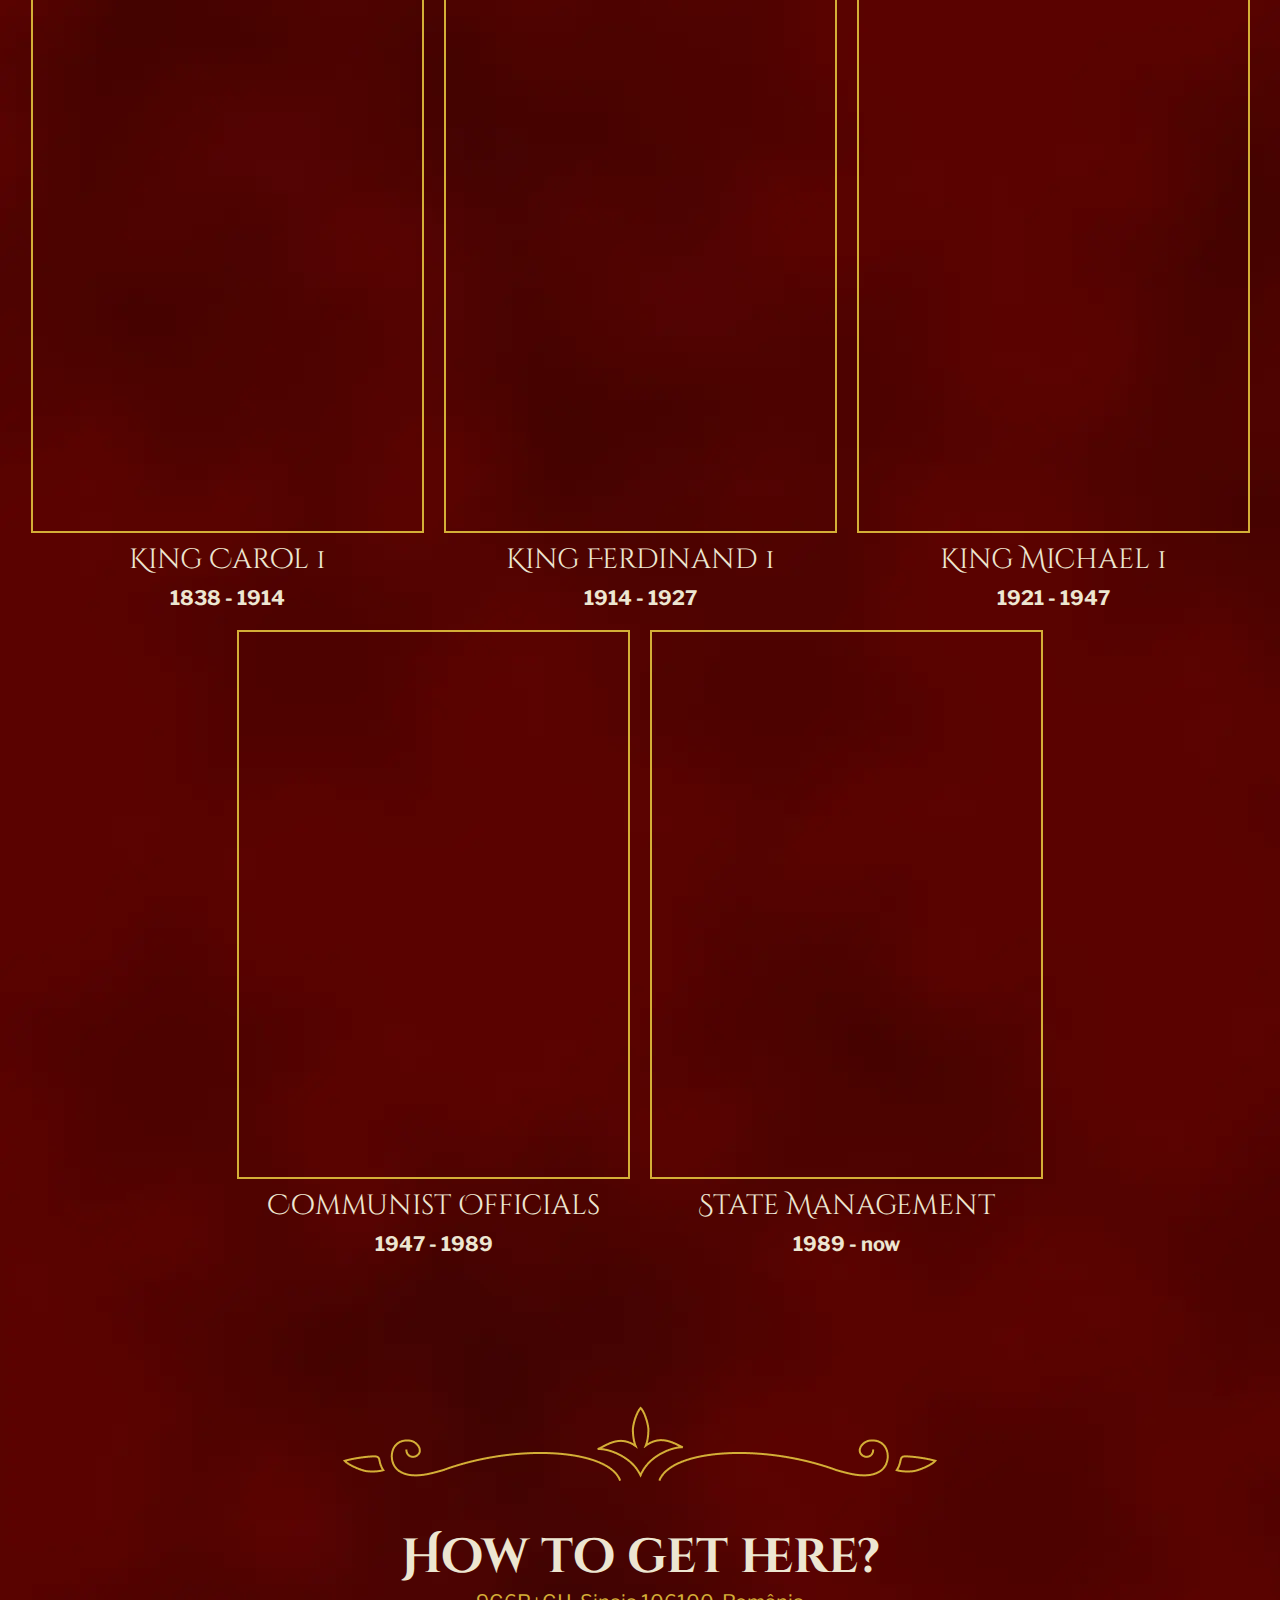
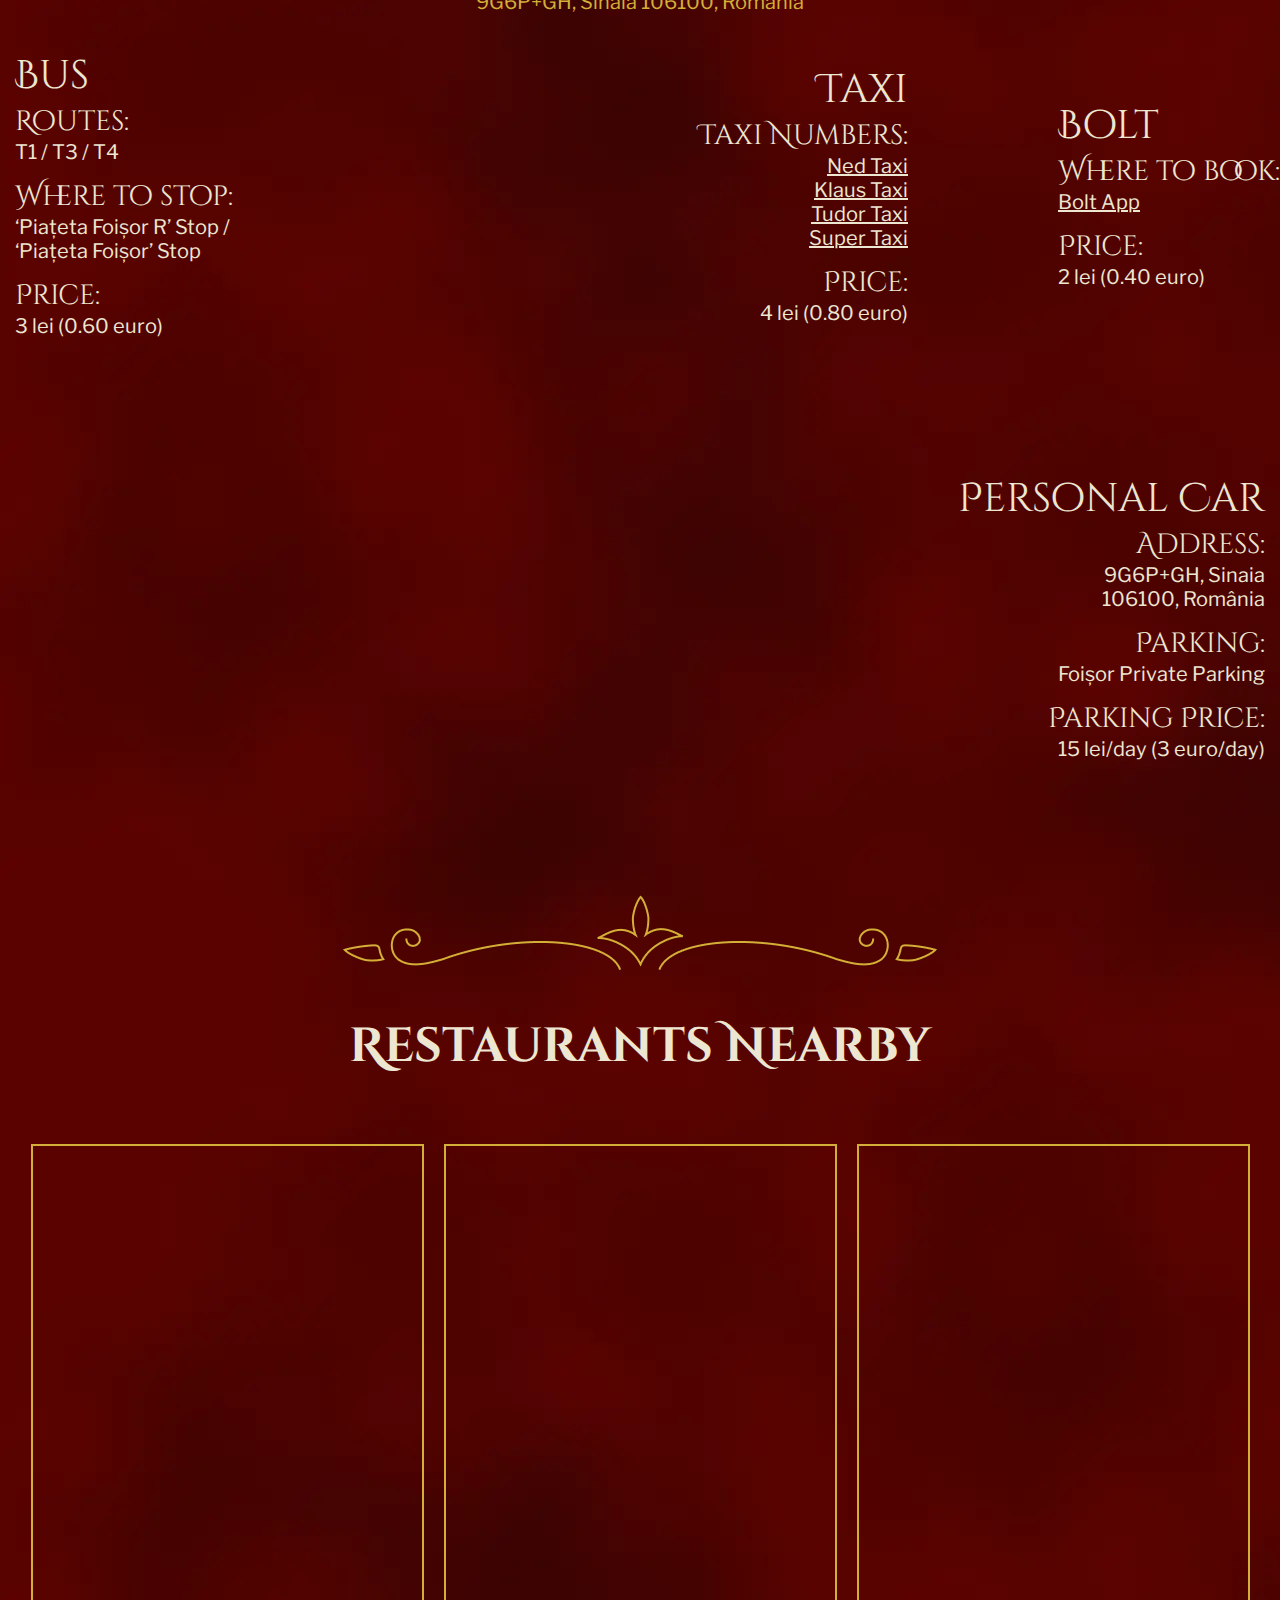
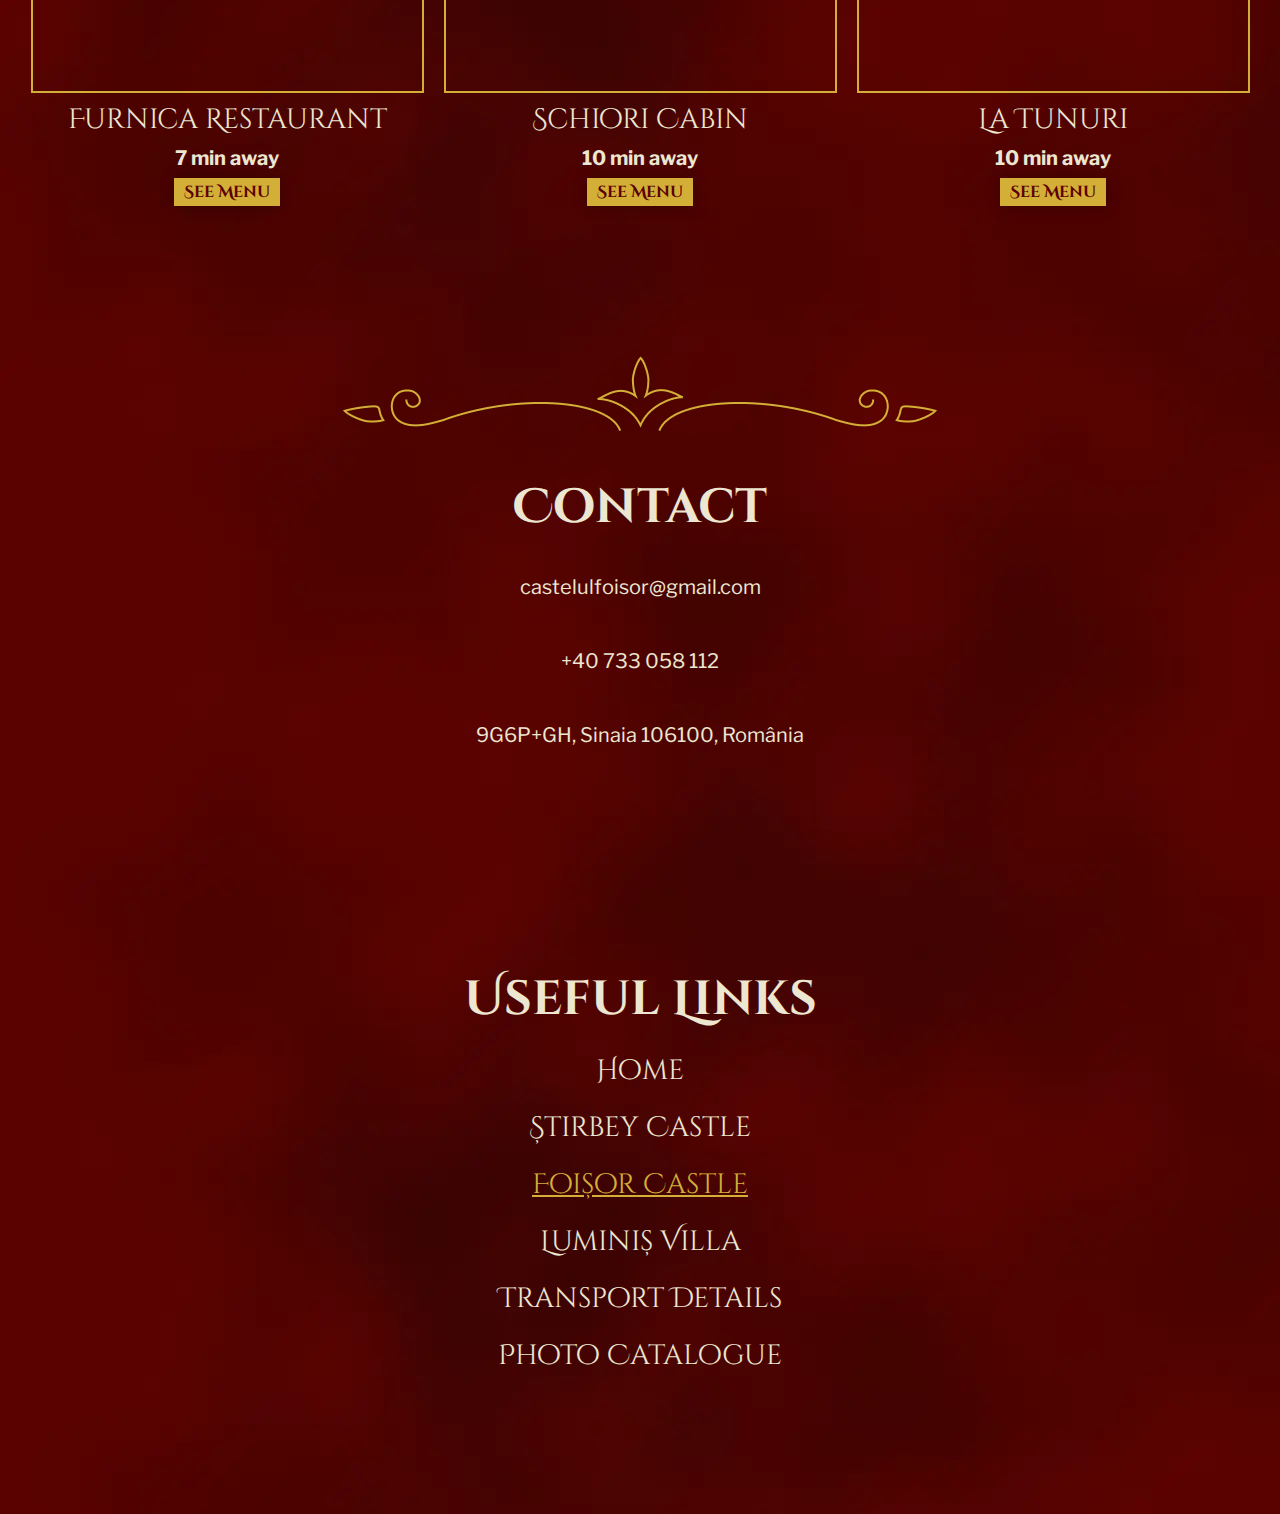
<file: PAGES/foisor-castle.html>
<!DOCTYPE html>
<html lang="en">
<head>
    <meta charset="UTF-8">
    <meta name="viewport" content="width=device-width, initial-scale=1.0">
    <title data-lang-en="Foișor Castle | Hidden Castles Sinaia" data-lang-ro="Castelul Foișor | Hidden Castles Sinaia">Foișor Castle | Hidden Castles Sinaia</title>
    <link rel="stylesheet" href="../CSS/castle-page.css">
</head>
<body>
    <header class="top">
        <nav class="navigation">
            <div class="language-selector">
                <label for="language-select" data-lang-en="Language:" data-lang-ro="Limba:">Language:</label>
                <select id="language-select3">
                    <option value="en" data-lang-en="English" data-lang-ro="Engleză">English</option>
                    <option value="ro" data-lang-en="Romanian" data-lang-ro="Română">Romanian</option>
                </select>
            </div>
            <a href="../index.html" class="logo">VisitSinaia</a>
            <div class="burger-menu" id="burger3">
                <div class="line"></div>
                <div class="line"></div>
                <div class="line"></div>
            </div>
            <ul id="nav-links3">
                <li><a href="../index.html" class="link" data-lang-en="Home" data-lang-ro="Acasă">Home</a></li>
                <li>
                    <a href="stirbey-castle.html" class="link" data-lang-en="Știrbey Castle" data-lang-ro="Castelul Știrbey">Știrbey Castle</a>
                    <ul class="dropdown-content">
                        <li><a href="stirbey-castle.html#visit" class="link" data-lang-en="Visiting Hours" data-lang-ro="Ore de Vizită">Visiting Hours</a></li>
                        <li><a href="stirbey-castle.html#tickets" class="link" data-lang-en="Ticket Prices" data-lang-ro="Prețuri Bilete">Ticket Prices</a></li>
                        <li><a href="stirbey-castle.html#reviews" class="link" data-lang-en="Reviews" data-lang-ro="Recenzii">Reviews</a></li>
                        <li><a href="stirbey-castle.html#history" class="link" data-lang-en="Brief History" data-lang-ro="Scurtă Istorie">Brief History</a></li>
                        <li><a href="stirbey-castle.html#tenants" class="link" data-lang-en="Who lived here?" data-lang-ro="Cine a locuit aici?">Who lived here?</a></li>
                        <li><a href="stirbey-castle.html#transport" class="link" data-lang-en="How to get here?" data-lang-ro="Cum să ajungi aici?">How to get here?</a></li>
                        <li><a href="stirbey-castle.html#restaurants" class="link" data-lang-en="Restaurants Nearby" data-lang-ro="Restaurante în apropiere">Restaurants Nearby</a></li>
                        <li><a href="stirbey-castle.html#contact" class="link">Contact</a></li>
                    </ul>
                </li>
                <li>
                    <a href="foisor-castle.html" class="active-link" data-lang-en="Foișor Castle" data-lang-ro="Castleul Foișor">Foișor Castle</a>
                    <ul class="dropdown-content">
                        <li><a href="foisor-castle.html#visit" data-lang-en="Visiting Hours" data-lang-ro="Ore de Vizită">Visiting Hours</a></li>
                        <li><a href="foisor-castle.html#tickets" data-lang-en="Ticket Prices" data-lang-ro="Prețuri Bilete">Ticket Prices</a></li>
                        <li><a href="foisor-castle.html#reviews" data-lang-en="Reviews" data-lang-ro="Recenzii">Reviews</a></li>
                        <li><a href="foisor-castle.html#history" data-lang-en="Brief History" data-lang-ro="Scurtă Istorie">Brief History</a></li>
                        <li><a href="foisor-castle.html#tenants" data-lang-en="Who lived here?" data-lang-ro="Cine a locuit aici?">Who lived here?</a></li>
                        <li><a href="foisor-castle.html#transport" data-lang-en="How to get here?" data-lang-ro="Cum să ajungi aici?">How to get here?</a></li>
                        <li><a href="foisor-castle.html#restaurants" data-lang-en="Restaurants Nearby" data-lang-ro="Restaurante în apropiere">Restaurants Nearby</a></li>
                        <li><a href="foisor-castle.html#contact">Contact</a></li>
                    </ul>
                </li>
                <li>
                    <a href="luminis-villa.html" class="link" data-lang-en="Luminiș Villa" data-lang-ro="Vila Luminiș">Luminiș Villa</a>
                    <ul class="dropdown-content">
                        <li><a href="luminis-villa.html#visit" data-lang-en="Visiting Hours" data-lang-ro="Ore de Vizită">Visiting Hours</a></li>
                        <li><a href="luminis-villa.html#tickets" data-lang-en="Ticket Prices" data-lang-ro="Prețuri Bilete">Ticket Prices</a></li>
                        <li><a href="luminis-villa.html#reviews" data-lang-en="Reviews" data-lang-ro="Recenzii">Reviews</a></li>
                        <li><a href="luminis-villa.html#history" data-lang-en="Brief History" data-lang-ro="Scurtă Istorie">Brief History</a></li>
                        <li><a href="luminis-villa.html#tenants" data-lang-en="Who lived here?" data-lang-ro="Cine a locuit aici?">Who lived here?</a></li>
                        <li><a href="luminis-villa.html#transport" data-lang-en="How to get here?" data-lang-ro="Cum să ajungi aici?">How to get here?</a></li>
                        <li><a href="luminis-villa.html#restaurants" data-lang-en="Restaurants Nearby" data-lang-ro="Restaurante în apropiere">Restaurants Nearby</a></li>
                        <li><a href="luminis-villa.html#contact">Contact</a></li>
                    </ul>
                </li>
                <li><a href="transport.html" class="link" data-lang-en="Transport Details" data-lang-ro="Detalii despre Transport">Transport Details</a></li>
                <li><a href="gallery.html" class="link" data-lang-en="Photo Catalogue" data-lang-ro="Catalog Foto">Photo Catalogue</a></li>
            </ul>
        </nav>
        <img src="../PHOTOS/foisor1.jpg" loading="lazy" alt="Foișor Castle" class="main-photo">
        <div class="text-container">
            <h1 data-lang-en="Foișor Castle" data-lang-ro="Castelul Foișor">Foișor Castle</h1>
            <img src="../PHOTOS/ornament1.png" loading="lazy" alt="Ornamental Divider" class="top-divider">
            <p
            data-lang-en="Foișor Castle, set in the heart of Sinaia, offers a unique blend of royal history and architectural charm. Once a retreat for Romanian royalty, it captivates visitors with its elegant design and serene surroundings, making it a must-visit for history and nature enthusiasts alike." 
            data-lang-ro="Castelul Foișor, situat în inima Sinaiei, oferă o combinație unică de istorie regală și farmec arhitectural. Odinioară un loc de retragere pentru familia regală a României, acesta îi captivează pe vizitatori prin designul său elegant și împrejurimile liniștite, fiind o destinație de neratat pentru pasionații de istorie și natură.">
            Foișor Castle, set in the heart of Sinaia, offers a unique blend of royal history and architectural charm. Once a retreat for Romanian royalty, it captivates visitors with its elegant design and serene surroundings, making it a must-visit for history and nature enthusiasts alike.</p>
        </div>
        <img src="../PHOTOS/down-arrow.png" loading="lazy" alt="Down Arrow" class="down-arrow">
    </header>
    <section class="visiting" id="visit">
        <img src="../PHOTOS/ornament2.png" loading="lazy" alt="Ornamental Divider" class="divider">
        <img src="../PHOTOS/divider-desktop.png" loading="lazy" alt="Ornamental Divider" class="divider-big">
        <div class="info-container">
            <div>
                <h1 data-lang-en="Visiting Hours" data-lang-ro="Ore de Vizită">Visiting Hours</h1>
                <p data-lang-en="Monday - Sunday" data-lang-ro="Luni - Duminică">Monday - Sunday</p>
                <p class="hours-text" data-lang-en="Closed to the public" data-lang-ro="Închis publicului larg">Closed to the public</p>
            </div>
            <div id="tickets">
                <h1 data-lang-en="Ticket Prices" data-lang-ro="Prețuri Bilete">Ticket Prices</h1>
                <p data-lang-en="Free to walk around" data-lang-ro="Acces gratuit pentru plimbare">Free to walk around</p>
            </div>
        </div>
    </section>
    <section class="already">
        <img src="../PHOTOS/ornament2.png" loading="lazy" alt="Ornamental Divider" class="divider">
        <img src="../PHOTOS/divider-desktop.png" loading="lazy" alt="Ornamental Divider" class="divider-big">
        <h1 data-lang-en="Already Visited?" data-lang-ro="Ai vizitat deja?">Already Visited?</h1>
        <div class="buttons">
            <button id="write4" data-lang-en="Write Your Review" data-lang-ro="Scrie O Recenzie">Write Your Review</button>
            <button id="upload-photo" data-lang-en="Upload Your Photos" data-lang-ro="Încarcă Fotografii">Upload Your Photos</button>
        </div>
    </section>
    <section class="reviews" id="reviews">
        <img src="../PHOTOS/ornament2.png" loading="lazy" alt="Ornamental Divider" class="divider">
        <img src="../PHOTOS/divider-desktop.png" loading="lazy" alt="Ornamental Divider" class="divider-big">
        <h1 data-lang-en="Reviews" data-lang-ro="Recenzii">Reviews</h1>
        <div id="reviews-container"></div>
        <button id="write5" data-lang-en="Write Your Review" data-lang-ro="Scrie O Recenzie">Write Your Review</button>
    </section>
    <section class="history" id="history">
        <img src="../PHOTOS/ornament2.png" loading="lazy" alt="Ornamental Divider" class="divider">
        <img src="../PHOTOS/divider-desktop.png" loading="lazy" alt="Ornamental Divider" class="divider-big">
        <h1 data-lang-en="Brief History" data-lang-ro="Scurtă Istorie">Brief History</h1>
        <div class="history-container">
            <div class="story-section">
                <h1 class="story-small">19th c.</h1>
                <p data-lang-en="Foișor Castle was commissioned by King Carol I of Romania as part of the Peleș Castle complex. Initially designed as a hunting lodge and summer residence, the castle’s construction reflected the monarch’s passion for nature and the idyllic Carpathian surroundings." 
                data-lang-ro="Castelul Foișor a fost comandat de Regele Carol I al României ca parte a complexului Castelului Peleș. Proiectat inițial ca un pavilion de vânătoare și reședință de vară, construcția castelului reflecta pasiunea monarhului pentru natură și peisajele idilice ale Carpaților.">
                Foișor Castle was commissioned by King Carol I of Romania as part of the Peleș Castle complex. Initially designed as a hunting lodge and summer residence, the castle’s construction reflected the monarch’s passion for nature and the idyllic Carpathian surroundings.</p>
            </div>
            <div class="story-section">
                <h1 class="story-big">1903</h1>
                <p data-lang-en="The castle’s construction was completed, showcasing a harmonious blend of neo-classical and romantic architectural styles. This design emphasized both the elegance of the era and the romantic ideals of a serene aristocratic retreat."
                data-lang-ro="Construcția castelului a fost finalizată, prezentând o combinație armonioasă de stiluri arhitecturale neoclasic și romantic. Acest design a pus în valoare atât eleganța epocii, cât și idealurile romantice ale unui refugiu aristocratic liniștit.">
                The castle’s construction was completed, showcasing a harmonious blend of neo-classical and romantic architectural styles. This design emphasized both the elegance of the era and the romantic ideals of a serene aristocratic retreat.</p>
            </div>
            <div class="story-section">
                <h1 class="story-small">early 20th c.</h1>
                <p data-lang-en="Foișor Castle became a preferred residence for King Ferdinand and Queen Marie, who enjoyed its tranquil atmosphere. During this time, the castle witnessed significant historical events, including informal diplomatic meetings and the nurturing of Romania’s royal legacy." 
                data-lang-ro="Castelul Foișor a devenit o reședință preferată a Regelui Ferdinand și a Reginei Maria, care se bucurau de atmosfera sa liniștită. În această perioadă, castelul a fost martorul unor evenimente istorice semnificative, incluzând întâlniri diplomatice informale și cultivarea moștenirii regale a României.">
                Foișor Castle became a preferred residence for King Ferdinand and Queen Marie, who enjoyed its tranquil atmosphere. During this time, the castle witnessed significant historical events, including informal diplomatic meetings and the nurturing of Romania’s royal legacy.</p>
            </div>
            <div class="story-section">
                <h1 class="story-small">mid 20th c.</h1>
                <p data-lang-en="Following the abdication of King Michael I in 1947, the castle, along with other royal properties, was seized by the Communist regime. It was repurposed for various state uses, including hosting foreign dignitaries and government officials, adapting to the needs of the new political era." 
                data-lang-ro="După abdicarea Regelui Mihai I în 1947, castelul, împreună cu alte proprietăți regale, a fost confiscat de regimul comunist. Acesta a fost reutilizat pentru diverse scopuri de stat, inclusiv găzduirea demnitarilor străini și a oficialilor guvernamentali, adaptându-se la cerințele noii ere politice.">
                Following the abdication of King Michael I in 1947, the castle, along with other royal properties, was seized by the Communist regime. It was repurposed for various state uses, including hosting foreign dignitaries and government officials, adapting to the needs of the new political era.</p>
            </div>
            <div class="story-section">
                <h1 class="story-big">NOW</h1>
                <p data-lang-en="After the fall of Communism in the 1990s, Foișor Castle was reintegrated into Romania’s historical and cultural heritage. Today, it is celebrated as part of the Peleș Castle complex, attracting visitors with its unique charm and its role in Romania’s royal history." 
                data-lang-ro="După căderea comunismului în anii 1990, Castelul Foișor a fost reintegrat în patrimoniul istoric și cultural al României. Astăzi, este apreciat ca parte a complexului Castelului Peleș, atrăgând vizitatori prin farmecul său unic și prin rolul său în istoria regală a României.">
                After the fall of Communism in the 1990s, Foișor Castle was reintegrated into Romania’s historical and cultural heritage. Today, it is celebrated as part of the Peleș Castle complex, attracting visitors with its unique charm and its role in Romania’s royal history.</p>
            </div>
        </div>
    </section>
    <section class="tenants" id="tenants">
        <img src="../PHOTOS/ornament2.png" loading="lazy" alt="Ornamental Divider" class="divider">
        <img src="../PHOTOS/divider-desktop.png" loading="lazy" alt="Ornamental Divider" class="divider-big">
        <h1 data-lang-en="Who lived here?" data-lang-ro="Cine a locuit aici?">Who lived here?</h1>
        <div class="tenants-container">
            <div class="tenant-card">
                <img src="../PHOTOS/carol.webp" loading="lazy" alt="King Carol 1">
                <h3 data-lang-en="King Carol 1" data-lang-ro="Regele Carol 1">King Carol 1</h3>
                <p>1838 - 1914</p>
            </div>
            <div class="tenant-card">
                <img src="../PHOTOS/ferdinand.jpg" loading="lazy" alt="King Ferdinand 1">
                <h3 data-lang-en="King Ferdinand 1" data-lang-ro="Regele Ferdinand 1">King Ferdinand 1</h3>
                <p>1914 - 1927</p>
            </div>
            <div class="tenant-card">
                <img src="../PHOTOS/mihai.jpg" loading="lazy" alt="King Michael 1">
                <h3 data-lang-en="King Michael 1" data-lang-ro="Regele Mihai 1">King Michael 1</h3>
                <p>1921 - 1947</p>
            </div>
            <div class="tenant-card">
                <img src="../PHOTOS/ceausescu.jpg" loading="lazy" alt="Communist Officials">
                <h3 data-lang-en="Communist Officials" data-lang-ro="Oficiali Comuniști">Communist Officials</h3>
                <p>1947 - 1989</p>
            </div>
            <div class="tenant-card">
                <img src="../PHOTOS/rom.jpg" loading="lazy" alt="State Management">
                <h3 data-lang-en="State Management" data-lang-ro="Administrarea Statului">State Management</h3>
                <p>1989 - now</p>
            </div>
        </div>
    </section>
    <section class="transport" id="transport">
        <img src="../PHOTOS/ornament2.png" loading="lazy" alt="Ornamental Divider" class="divider">
        <img src="../PHOTOS/divider-desktop.png" loading="lazy" alt="Ornamental Divider" class="divider-big">
        <h1 data-lang-en="How to get here?" data-lang-ro="Cum să ajungi aici?">How to get here?</h1>
        <p class="address-text">9G6P+GH, Sinaia 106100, România</p>
        <div class="transport-container">
            <div class="transport-card">
                <img src="../PHOTOS/bus-mobile.png" loading="lazy" alt="Bus" class="transport-small">
                <img src="../PHOTOS/bus-desktop.png" loading="lazy" alt="Bus" class="transport-big">
                <div>
                    <h2 data-lang-en="Bus" data-lang-ro="Autobuz">Bus</h2>
                    <div class="transport-text-each">
                        <h3 data-lang-en="Routes:" data-lang-ro="Rute:">Routes:</h3>
                        <p>T1 / T3 / T4</p>
                    </div>
                    <div class="transport-text-each">
                        <h3 data-lang-en="Where to stop:" data-lang-ro="Unde să te oprești:">Where to stop:</h3>
                        <p data-lang-en="‘Piațeta Foișor R’ Stop /
                        ‘Piațeta Foișor’ Stop"
                        data-lang-ro=" Stația ‘Piațeta Foișor R’ /
                        Stația ‘Piațeta Foișor’">
                        ‘Piațeta Foișor R’ Stop /<br>‘Piațeta Foișor’ Stop</p>
                    </div>
                    <div class="transport-text-each">
                        <h3 data-lang-en="Price:" data-lang-ro="Preț:">Price:</h3>
                        <p>3 lei (0.60 euro)</p>
                    </div>
                </div>
            </div>
            <div class="transport-card-right">
                <img src="../PHOTOS/taxi-mobile.png" loading="lazy" alt="Taxi" class="transport-small">
                <img src="../PHOTOS/taxi-desktop.png" loading="lazy" alt="Taxi" class="transport-big">
                <div>
                    <h2>Taxi</h2>
                    <div class="transport-text-each">
                        <h3 data-lang-en="Taxi Numbers:" data-lang-ro="Numere de Telefon:">Taxi Numbers:</h3>
                        <p class="transport-underline">Ned Taxi<br>
                            Klaus Taxi<br>
                            Tudor Taxi<br>
                            Super Taxi</p>
                    </div>
                    <div class="transport-text-each">
                        <h3 data-lang-en="Price:" data-lang-ro="Preț:">Price:</h3>
                        <p>4 lei (0.80 euro)</p>
                    </div>
                </div>
            </div>
            <div class="transport-card">
                <img src="../PHOTOS/bolt-mobile.png" loading="lazy" alt="Bolt" class="transport-small">
                <img src="../PHOTOS/bolt-desktop.png" loading="lazy" alt="Bolt" class="transport-big">
                <div>
                    <h2>Bolt</h2>
                    <div class="transport-text-each">
                        <h3 data-lang-en="Where to book:" data-lang-ro="De unde să rezervi:">Where to book:</h3>
                        <p class="transport-underline" data-lang-en="Bolt App" data-lang-ro="Aplicația Bolt">Bolt App</p>
                    </div>
                    <div class="transport-text-each">
                        <h3 data-lang-en="Price:" data-lang-ro="Preț:">Price:</h3>
                        <p>2 lei (0.40 euro)</p>
                    </div>
                </div>
            </div>
            <div class="transport-card-right"> 
                <img src="../PHOTOS/car-mobile.png" loading="lazy" alt="Car" class="transport-small">
                <img src="../PHOTOS/car-desktop.png" loading="lazy" alt="Car" class="transport-big">
                <div>
                    <h2 data-lang-en="Personal Car" data-lang-ro="Mașina Personală">Personal Car</h2>
                    <div class="transport-text-each">
                        <h3 data-lang-en="Address:" data-lang-ro="Adresă:">Address:</h3>
                        <p>9G6P+GH, Sinaia<br>106100, România</p>
                    </div>
                    <div class="transport-text-each">
                        <h3 data-lang-en="Parking:" data-lang-ro="Parcare:">Parking:</h3>
                        <p data-lang-en="Foișor Private Parking"
                        data-lang-ro="Parcare Privată Foișor">
                        Foișor Private Parking</p>
                    </div>
                    <div class="transport-text-each">
                        <h3 data-lang-en="Parking Price:" data-lang-ro="Preț Parcare:">Parking Price:</h3>
                        <p data-lang-en="15 lei/day (3 euro/day)" data-lang-ro="15 lei/zi (3 euro/zi)">15 lei/day (3 euro/day)</p>
                    </div>
                </div>
            </div>
        </div>
    </section>
    <section class="eat" id="restaurants">
        <img src="../PHOTOS/ornament2.png" loading="lazy" alt="Ornamental Divider" class="divider">
        <img src="../PHOTOS/divider-desktop.png" loading="lazy" alt="Ornamental Divider" class="divider-big">
        <h1 data-lang-en="Restaurants Nearby" data-lang-ro="Restaurante În Apropiere">Restaurants Nearby</h1>
        <div class="restaurants-container">
            <div class="restaurant-card">
                <img src="../PHOTOS/furnica.jpg" loading="lazy" alt="Furnica Restaurant">
                <h3 data-lang-en="Furnica Restaurant" data-lang-ro="Restaurant Furnica">Furnica Restaurant</h3>
                <p data-lang-en="7 min away" data-lang-ro="la 7 minute">7 min away</p>
                <a href="https://www.facebook.com/p/Restaurant-Vanatoresc-Sinaia-100063870937939">See Menu</a>
            </div>
            <div class="restaurant-card">
                <img src="../PHOTOS/schiori.jpg" loading="lazy" alt="Schiori Cabin">
                <h3 data-lang-en="Schiori Cabin" data-lang-ro="Cabana Schiori">Schiori Cabin</h3>
                <p data-lang-en="10 min away" data-lang-ro="la 10 minute">10 min away</p>
                <a href="https://www.cabana-schiori.ro/">See Menu</a>
            </div>
            <div class="restaurant-card">
                <img src="../PHOTOS/tunuri.jpg" loading="lazy" alt="La Tunuri">
                <h3>La Tunuri</h3>
                <p data-lang-en="10 min away" data-lang-ro="la 10 minute">10 min away</p>
                <a href="https://latunuri.ro/">See Menu</a>
            </div>
        </div>
    </section>
    <section class="contact" id="contact">
        <img src="../PHOTOS/ornament2.png" loading="lazy" alt="Ornamental Divider" class="divider">
        <img src="../PHOTOS/divider-desktop.png" loading="lazy" alt="Ornamental Divider" class="divider-big">
        <h1>Contact</h1>
        <div class="contact-text">
            <img src="../PHOTOS/mail-icon.png" loading="lazy" alt="Mail Icon">
            <p>castelulfoisor@gmail.com</p>
        </div>
        <div class="contact-text">
            <img src="../PHOTOS/phone-icon.png" loading="lazy" alt="Phone Icon">
            <p>+40 733 058 112</p>
        </div>
        <div class="contact-text">
            <img src="../PHOTOS/map-icon.png" loading="lazy" alt="Map Icon">
            <p>9G6P+GH, Sinaia 106100, România</p>
        </div>
    </section>
    <div id="review-form-container" class="form">
        <form id="review-form">
            <h2 data-lang-en="Write Your Review" data-lang-ro="Scrie O Recenzie" class="form-text">Write Your Review</h2>
            <h3 class="form-text">Your name:</h3>
            <input type="text" id="name" placeholder="Your name" required>
            <h3 class="form-text">Your review:</h3>
            <textarea id="review-text" placeholder="Your review..." required></textarea>
            <button type="submit" data-lang-en="Submit" data-lang-ro="Finalizare">Submit</button>
            <button id="close-btn" class="button" data-lang-en="Cancel" data-lang-ro="Închide">Cancel</button>
        </form>
    </div>
    <footer class="footer-section">
        <img src="../PHOTOS/footer-divider.png" loading="lazy" alt="Ornamental Divider" class="footer-divider">
        <img src="../PHOTOS/footer-divider-desktop.png" loading="lazy" alt="Ornamental Divider" class="footer-divider-big">
        <h1 data-lang-en="Useful Links" data-lang-ro="Link-uri Utile">Useful Links</h1>
        <a href="../index.html" data-lang-en="Home" data-lang-ro="Acasă">Home</a>
        <a href="stirbey-castle.html" data-lang-en="Știrbey Castle" data-lang-ro="Castelul Știrbey">Știrbey Castle</a>
        <a href="foisor-castle.html" data-lang-en="Foișor Castle" data-lang-ro="Castelul Foișor" class="active-link-footer">Foișor Castle</a>
        <a href="luminis-villa.html" data-lang-en="Luminiș Villa" data-lang-ro="Vila Luminiș">Luminiș Villa</a>
        <a href="transport.html" data-lang-en="Transport Details" data-lang-ro="Detalii despre Transport">Transport Details</a>
        <a href="gallery.html" data-lang-en="Photo Catalogue" data-lang-ro="Catalog Foto">Phot Catalogue</a>
    </footer>

    <script src="../JS/burgermenu.js"></script>
    <script src="../JS/language.js"></script>
    <script src="../JS/reviews.js"></script>
</body>
</html>
</file>
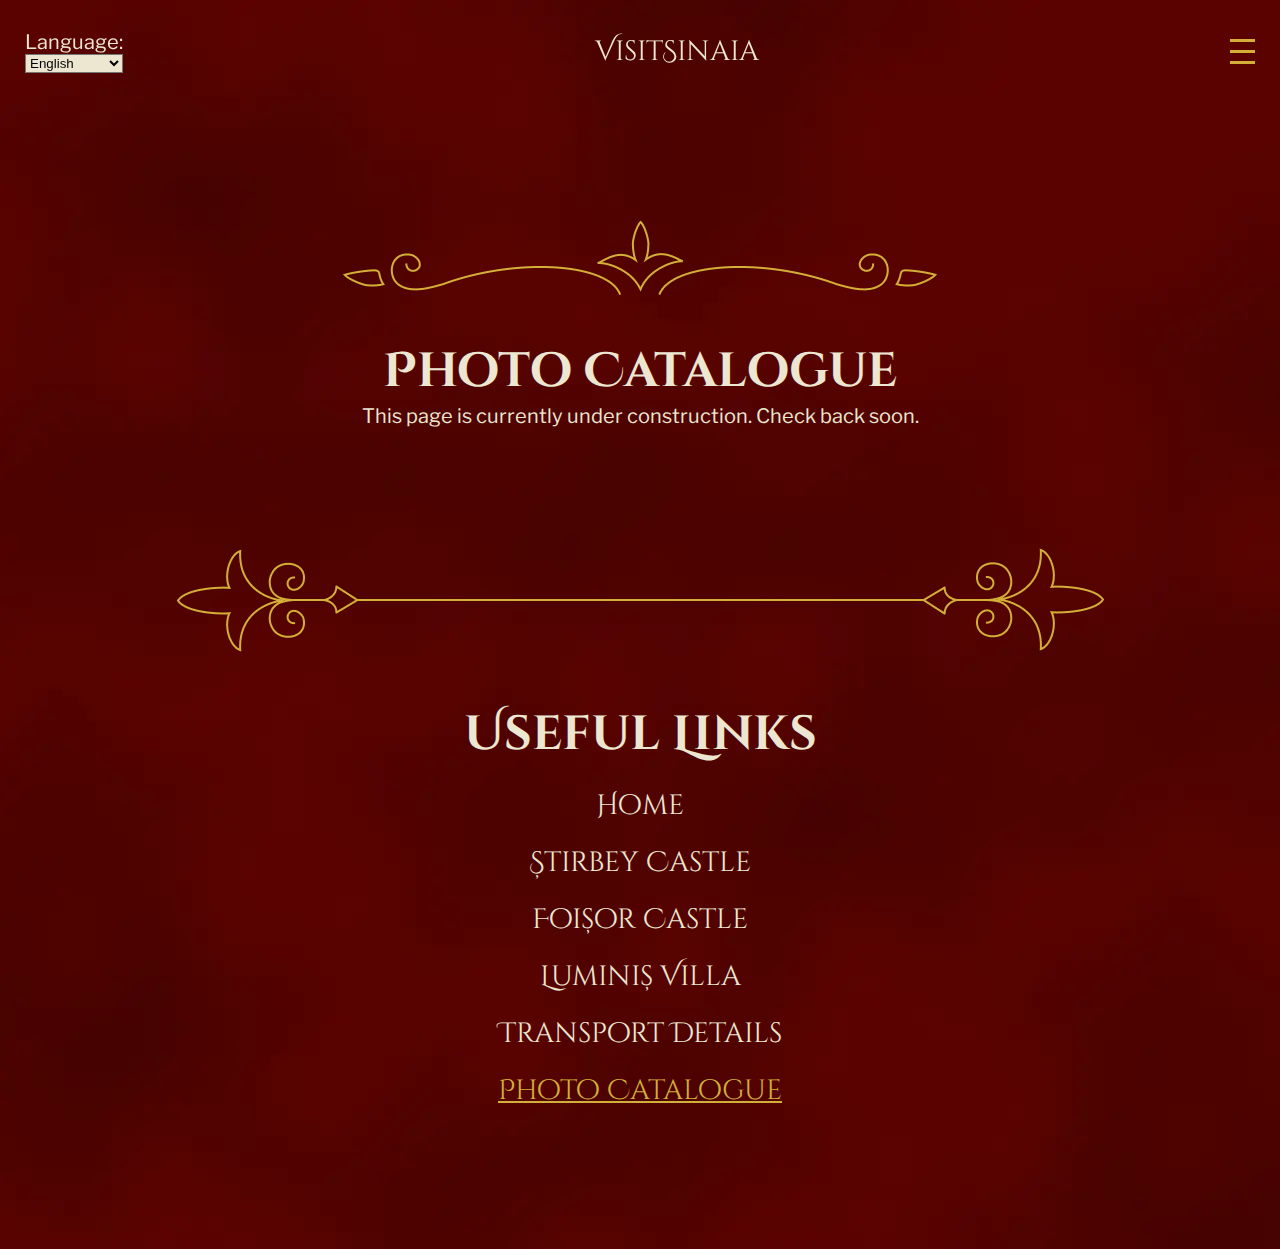
<file: PAGES/gallery.html>
<!DOCTYPE html>
<html lang="en">
<head>
    <meta charset="UTF-8">
    <meta name="viewport" content="width=device-width, initial-scale=1.0">
    <title data-lang-en="Photo Catalogue | Hidden Castles Sinaia" data-lang-ro="Catalog Foto | Hidden Castles Sinaia">Photo Catalogue | Hidden Castles Sinaia</title>
    <link rel="stylesheet" href="../CSS/under-construction.css">
</head>
<body>
    <header>
        <nav class="navigation">
            <div class="language-selector">
                <label for="language-select" data-lang-en="Language:" data-lang-ro="Limba:">Language:</label>
                <select id="language-select3">
                    <option value="en" data-lang-en="English" data-lang-ro="Engleză">English</option>
                    <option value="ro" data-lang-en="Romanian" data-lang-ro="Română">Romanian</option>
                </select>
            </div>
            <a href="../index.html" class="logo">VisitSinaia</a>
            <div class="burger-menu" id="burger3">
                <div class="line"></div>
                <div class="line"></div>
                <div class="line"></div>
            </div>
            <ul id="nav-links3">
                <li><a href="../index.html" class="link" data-lang-en="Home" data-lang-ro="Acasă">Home</a></li>
                <li>
                    <a href="stirbey-castle.html" class="link" data-lang-en="Știrbey Castle" data-lang-ro="Castelul Știrbey">Știrbey Castle</a>
                    <ul class="dropdown-content">
                        <li><a href="stirbey-castle.html#visit" class="link" data-lang-en="Visiting Hours" data-lang-ro="Ore de Vizită">Visiting Hours</a></li>
                        <li><a href="stirbey-castle.html#tickets" class="link" data-lang-en="Ticket Prices" data-lang-ro="Prețuri Bilete">Ticket Prices</a></li>
                        <li><a href="stirbey-castle.html#reviews" class="link" data-lang-en="Reviews" data-lang-ro="Recenzii">Reviews</a></li>
                        <li><a href="stirbey-castle.html#history" class="link" data-lang-en="Brief History" data-lang-ro="Scurtă Istorie">Brief History</a></li>
                        <li><a href="stirbey-castle.html#tenants" class="link" data-lang-en="Who lived here?" data-lang-ro="Cine a locuit aici?">Who lived here?</a></li>
                        <li><a href="stirbey-castle.html#transport" class="link" data-lang-en="How to get here?" data-lang-ro="Cum să ajungi aici?">How to get here?</a></li>
                        <li><a href="stirbey-castle.html#restaurants" class="link" data-lang-en="Restaurants Nearby" data-lang-ro="Restaurante în apropiere">Restaurants Nearby</a></li>
                        <li><a href="stirbey-castle.html#contact" class="link">Contact</a></li>
                    </ul>
                </li>
                <li>
                    <a href="foisor-castle.html" class="link" data-lang-en="Foișor Castle" data-lang-ro="Castleul Foișor">Foișor Castle</a>
                    <ul class="dropdown-content">
                        <li><a href="foisor-castle.html#visit" data-lang-en="Visiting Hours" data-lang-ro="Ore de Vizită">Visiting Hours</a></li>
                        <li><a href="foisor-castle.html#tickets" data-lang-en="Ticket Prices" data-lang-ro="Prețuri Bilete">Ticket Prices</a></li>
                        <li><a href="foisor-castle.html#reviews" data-lang-en="Reviews" data-lang-ro="Recenzii">Reviews</a></li>
                        <li><a href="foisor-castle.html#history" data-lang-en="Brief History" data-lang-ro="Scurtă Istorie">Brief History</a></li>
                        <li><a href="foisor-castle.html#tenants" data-lang-en="Who lived here?" data-lang-ro="Cine a locuit aici?">Who lived here?</a></li>
                        <li><a href="foisor-castle.html#transport" data-lang-en="How to get here?" data-lang-ro="Cum să ajungi aici?">How to get here?</a></li>
                        <li><a href="foisor-castle.html#restaurants" data-lang-en="Restaurants Nearby" data-lang-ro="Restaurante în apropiere">Restaurants Nearby</a></li>
                        <li><a href="foisor-castle.html#contact">Contact</a></li>
                    </ul>
                </li>
                <li>
                    <a href="luminis-villa.html" class="link" data-lang-en="Luminiș Villa" data-lang-ro="Vila Luminiș">Luminiș Villa</a>
                    <ul class="dropdown-content">
                        <li><a href="luminis-villa.html#visit" data-lang-en="Visiting Hours" data-lang-ro="Ore de Vizită">Visiting Hours</a></li>
                        <li><a href="luminis-villa.html#tickets" data-lang-en="Ticket Prices" data-lang-ro="Prețuri Bilete">Ticket Prices</a></li>
                        <li><a href="luminis-villa.html#reviews" data-lang-en="Reviews" data-lang-ro="Recenzii">Reviews</a></li>
                        <li><a href="luminis-villa.html#history" data-lang-en="Brief History" data-lang-ro="Scurtă Istorie">Brief History</a></li>
                        <li><a href="luminis-villa.html#tenants" data-lang-en="Who lived here?" data-lang-ro="Cine a locuit aici?">Who lived here?</a></li>
                        <li><a href="luminis-villa.html#transport" data-lang-en="How to get here?" data-lang-ro="Cum să ajungi aici?">How to get here?</a></li>
                        <li><a href="luminis-villa.html#restaurants" data-lang-en="Restaurants Nearby" data-lang-ro="Restaurante în apropiere">Restaurants Nearby</a></li>
                        <li><a href="luminis-villa.html#contact">Contact</a></li>
                    </ul>
                </li>
                <li><a href="transport.html" class="link" data-lang-en="Transport Details" data-lang-ro="Detalii despre Transport">Transport Details</a></li>
                <li><a href="gallery.html" class="active-link" data-lang-en="Photo Catalogue" data-lang-ro="Catalog Foto">Photo Catalogue</a></li>
            </ul>
        </nav>
    </header>
    <section class="under-construction">
        <img src="../PHOTOS/ornament2.png" loading="lazy" alt="Ornamental Divider" class="divider">
        <img src="../PHOTOS/divider-desktop.png" loading="lazy" alt="Ornamental Divider" class="divider-big">
        <h1 data-lang-en="Photo Catalogue" data-lang-ro="Catalog Foto">Photo Catalogue</h1>
        <p data-lang-en="This page is currently under construction. Check back soon." data-lang-ro="Această pagină este încă în lucru. Reveniți mai tarziu.">This page is currently under construction. Check back soon.</p>
    </section>
    <footer class="footer-section">
        <img src="../PHOTOS/footer-divider.png" loading="lazy" alt="Ornamental Divider" class="footer-divider">
        <img src="../PHOTOS/footer-divider-desktop.png" loading="lazy" alt="Ornamental Divider" class="footer-divider-big">
        <h1 data-lang-en="Useful Links" data-lang-ro="Link-uri Utile">Useful Links</h1>
        <a href="../index.html" data-lang-en="Home" data-lang-ro="Acasă">Home</a>
        <a href="stirbey-castle.html" data-lang-en="Știrbey Castle" data-lang-ro="Castelul Știrbey">Știrbey Castle</a>
        <a href="foisor-castle.html" data-lang-en="Foișor Castle" data-lang-ro="Castelul Foișor">Foișor Castle</a>
        <a href="luminis-villa.html" data-lang-en="Luminiș Villa" data-lang-ro="Vila Luminiș">Luminiș Villa</a>
        <a href="transport.html" data-lang-en="Transport Details" data-lang-ro="Detalii despre Transport">Transport Details</a>
        <a href="gallery.html" data-lang-en="Photo Catalogue" data-lang-ro="Catalog Foto" class="active-link-footer">Phot Catalogue</a>
    </footer>

    <script src="../JS/burgermenu.js"></script>
    <script src="../JS/language.js"></script>
</body>
</html>
</file>
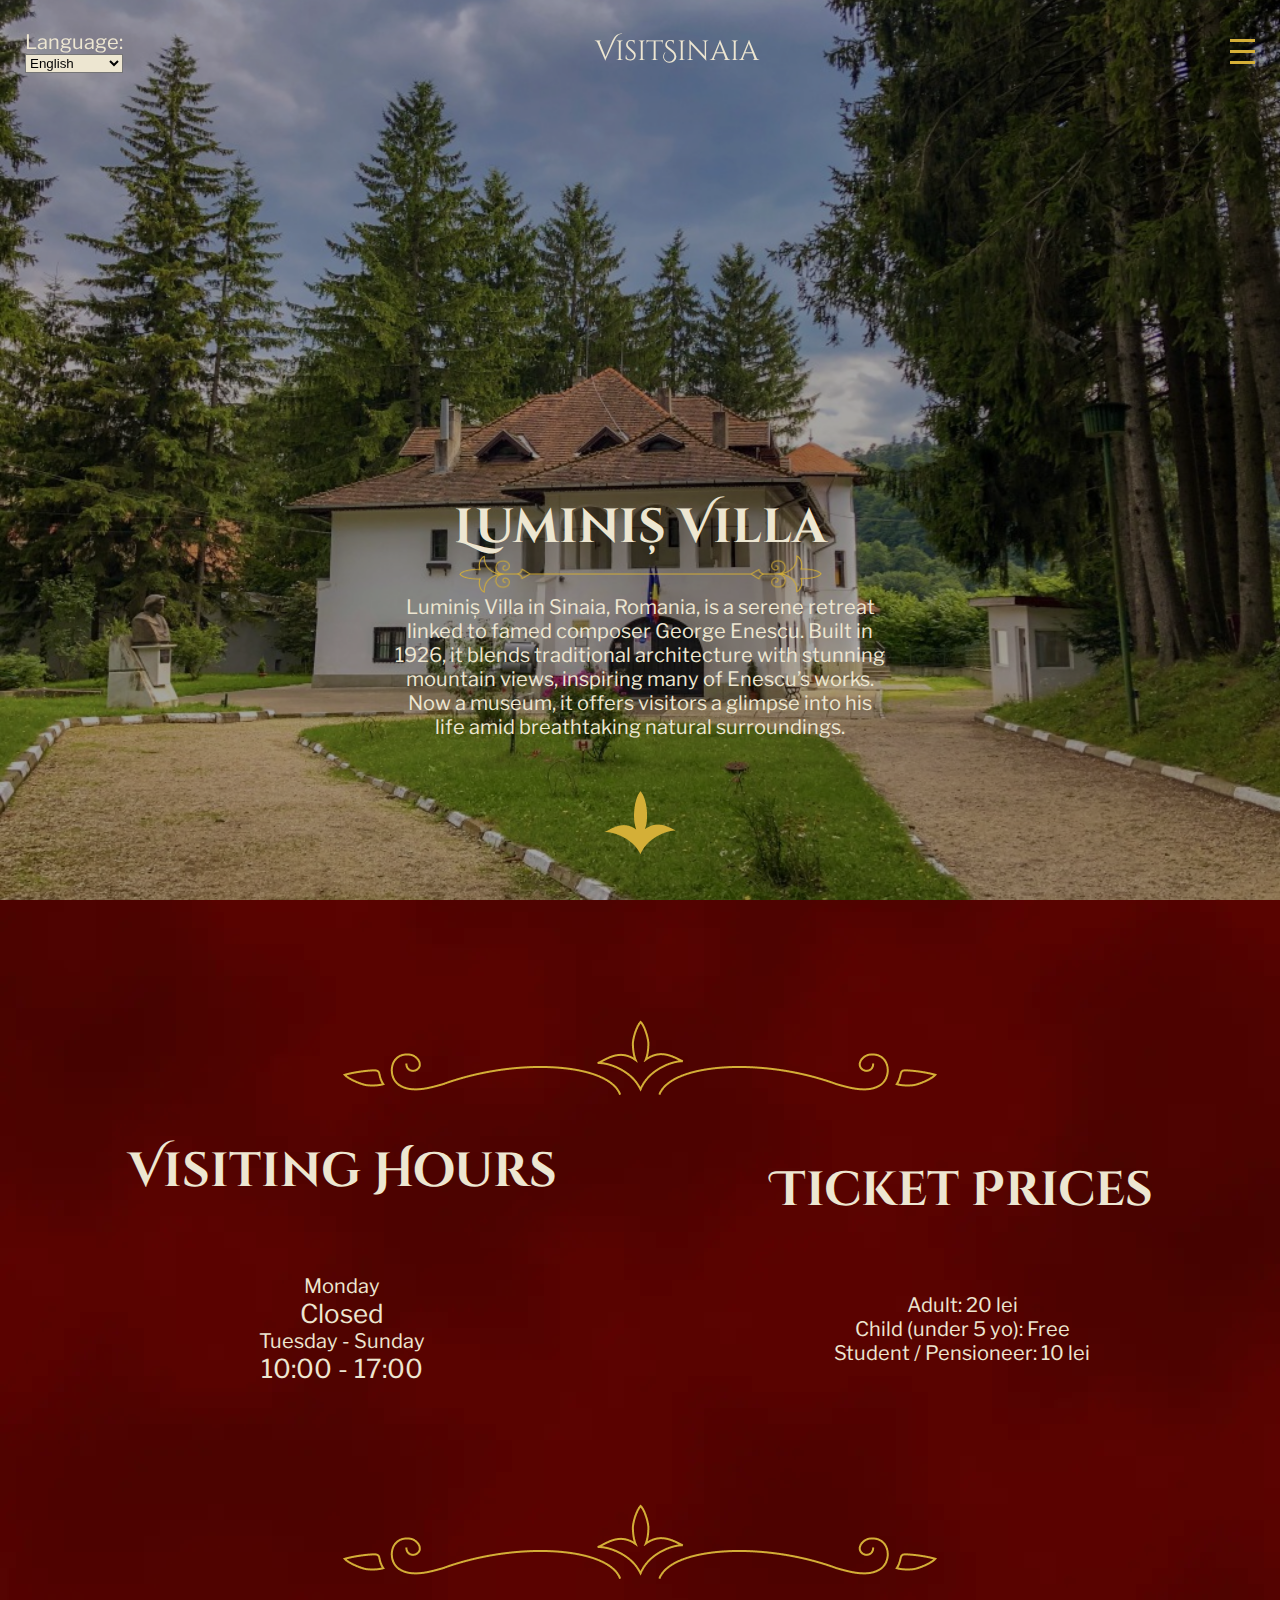
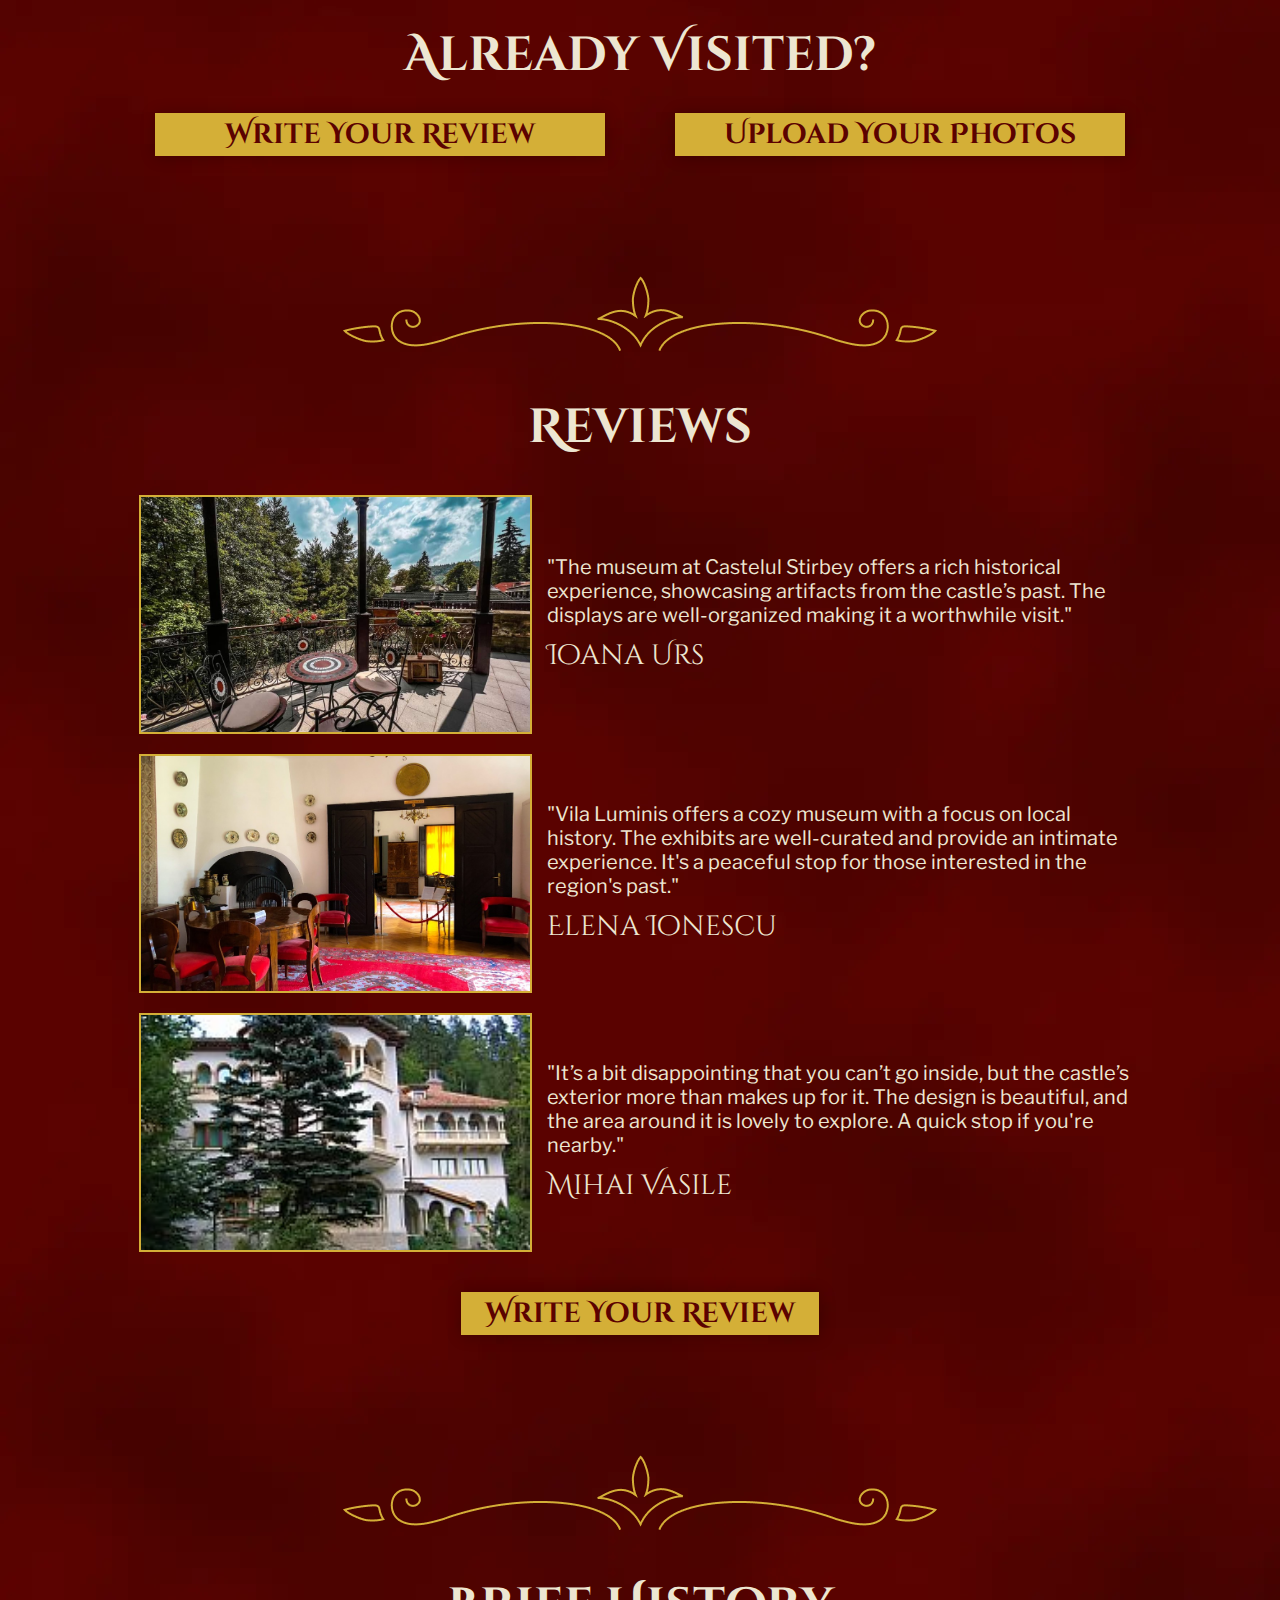
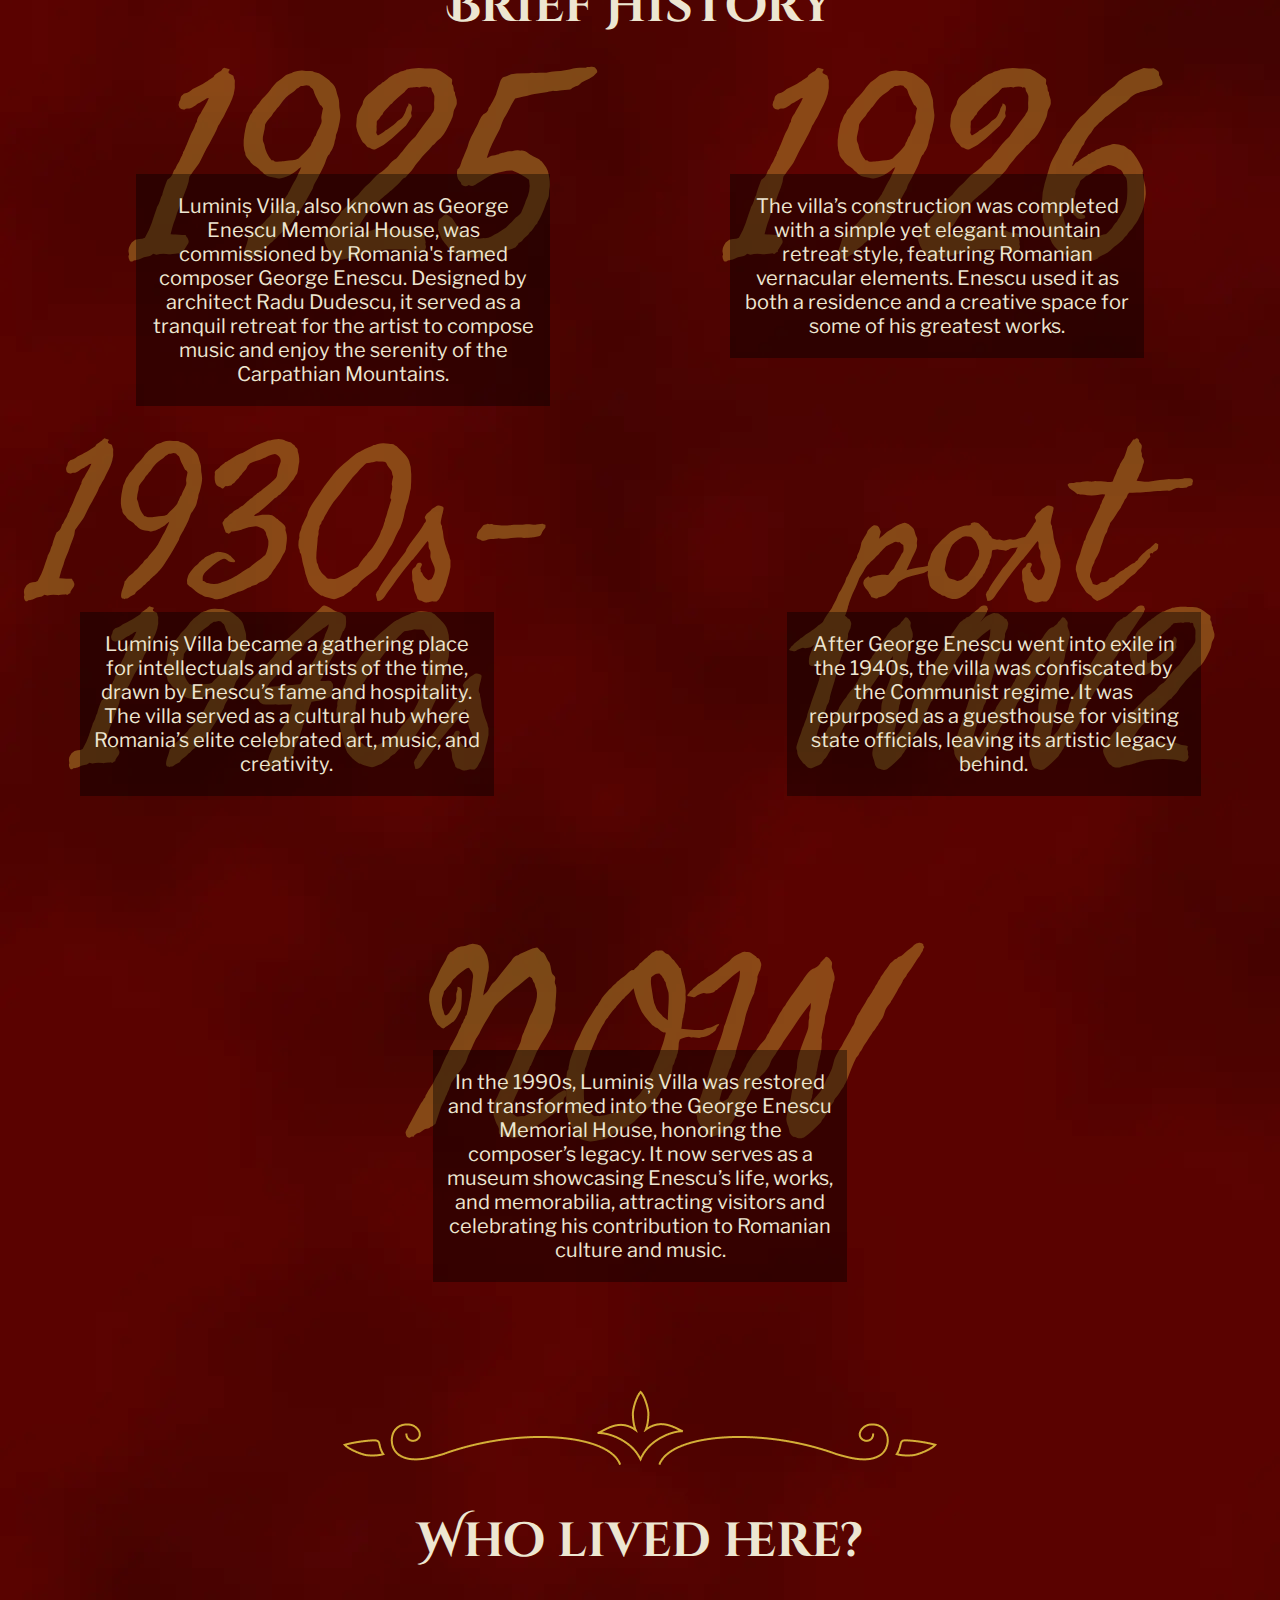
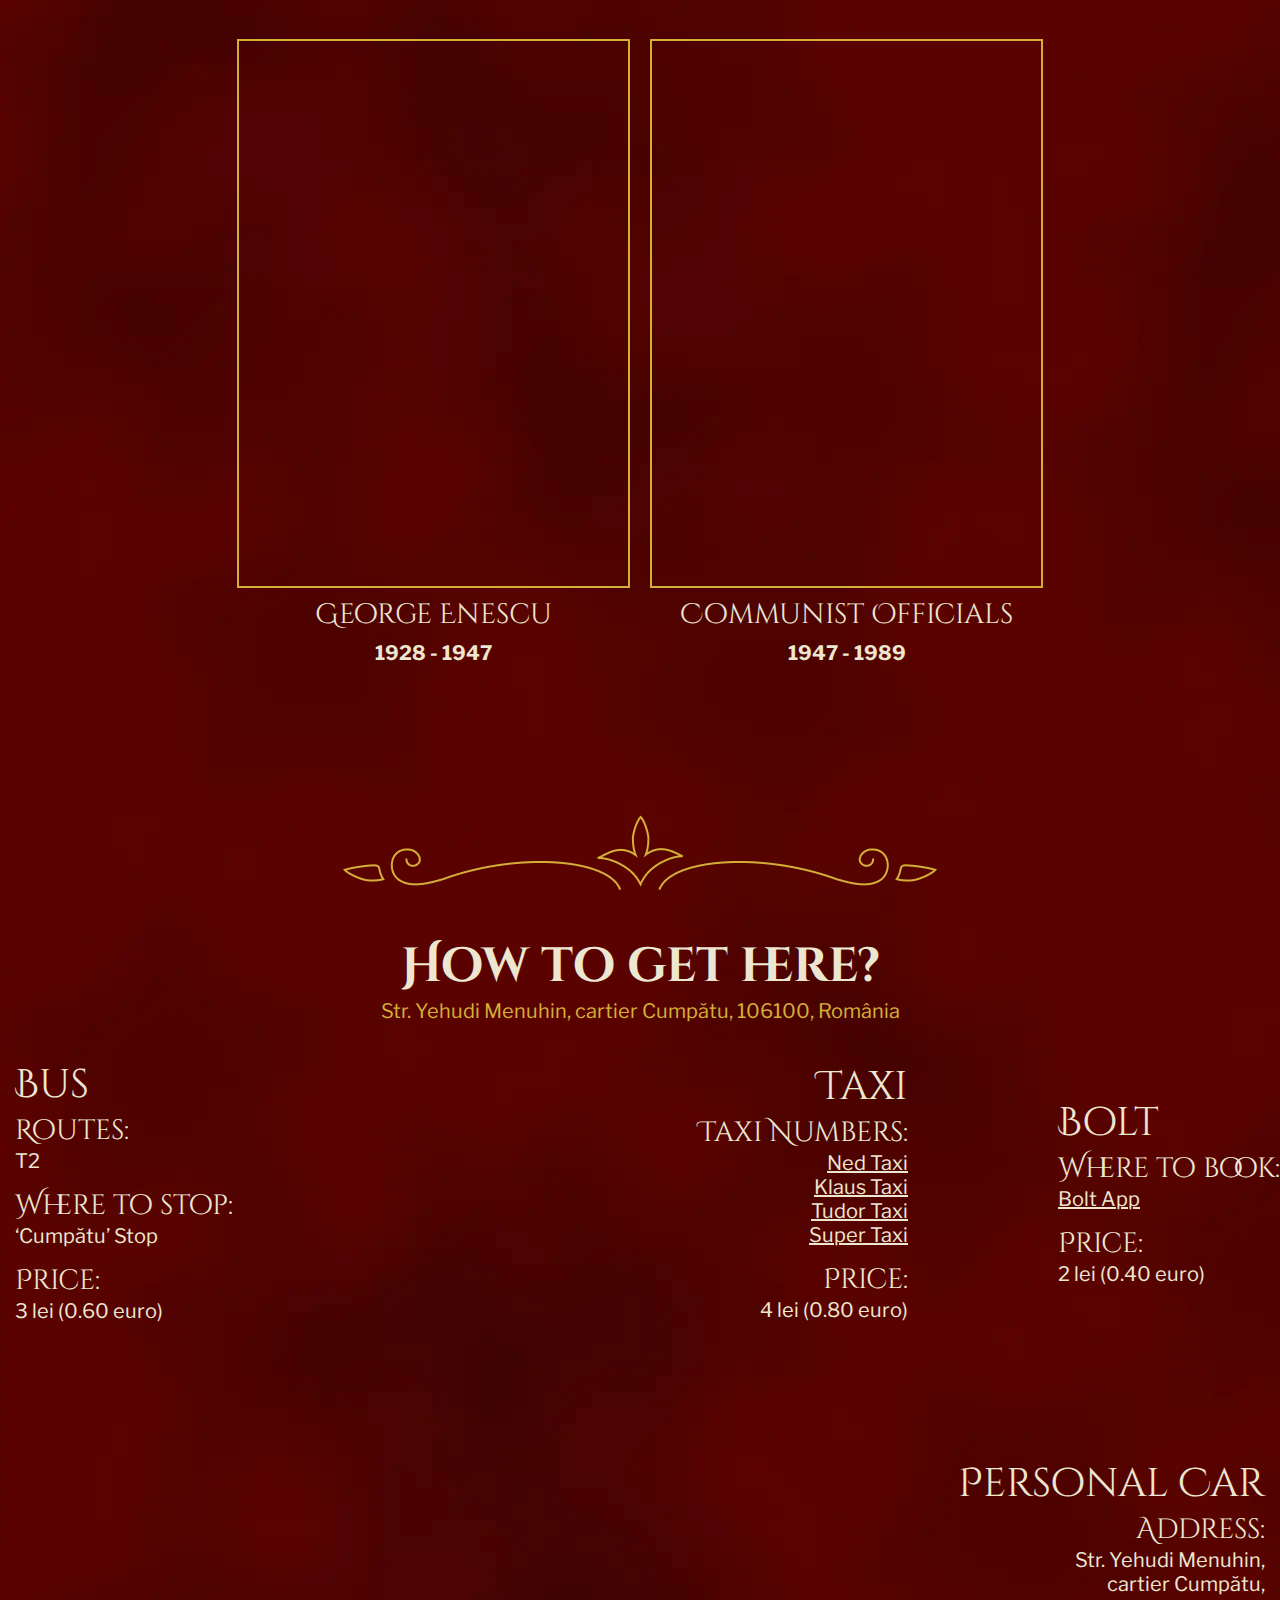
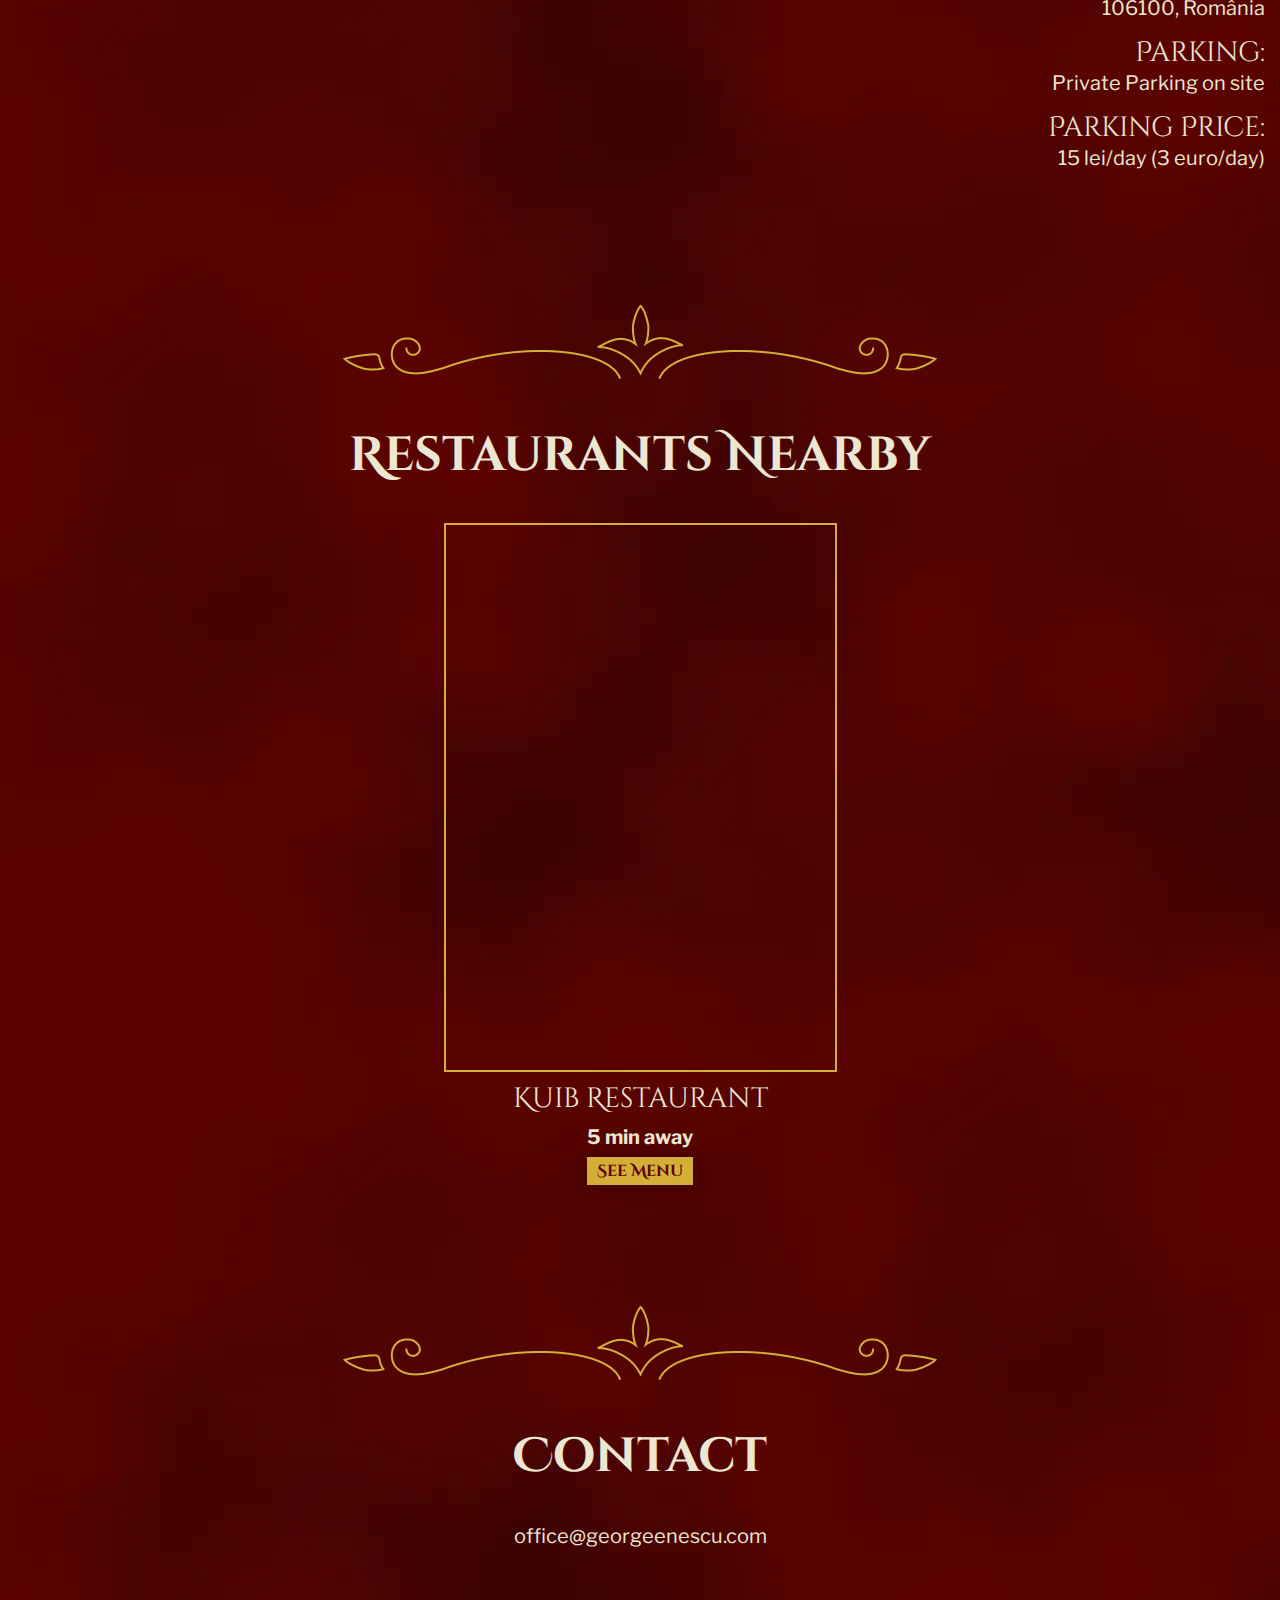
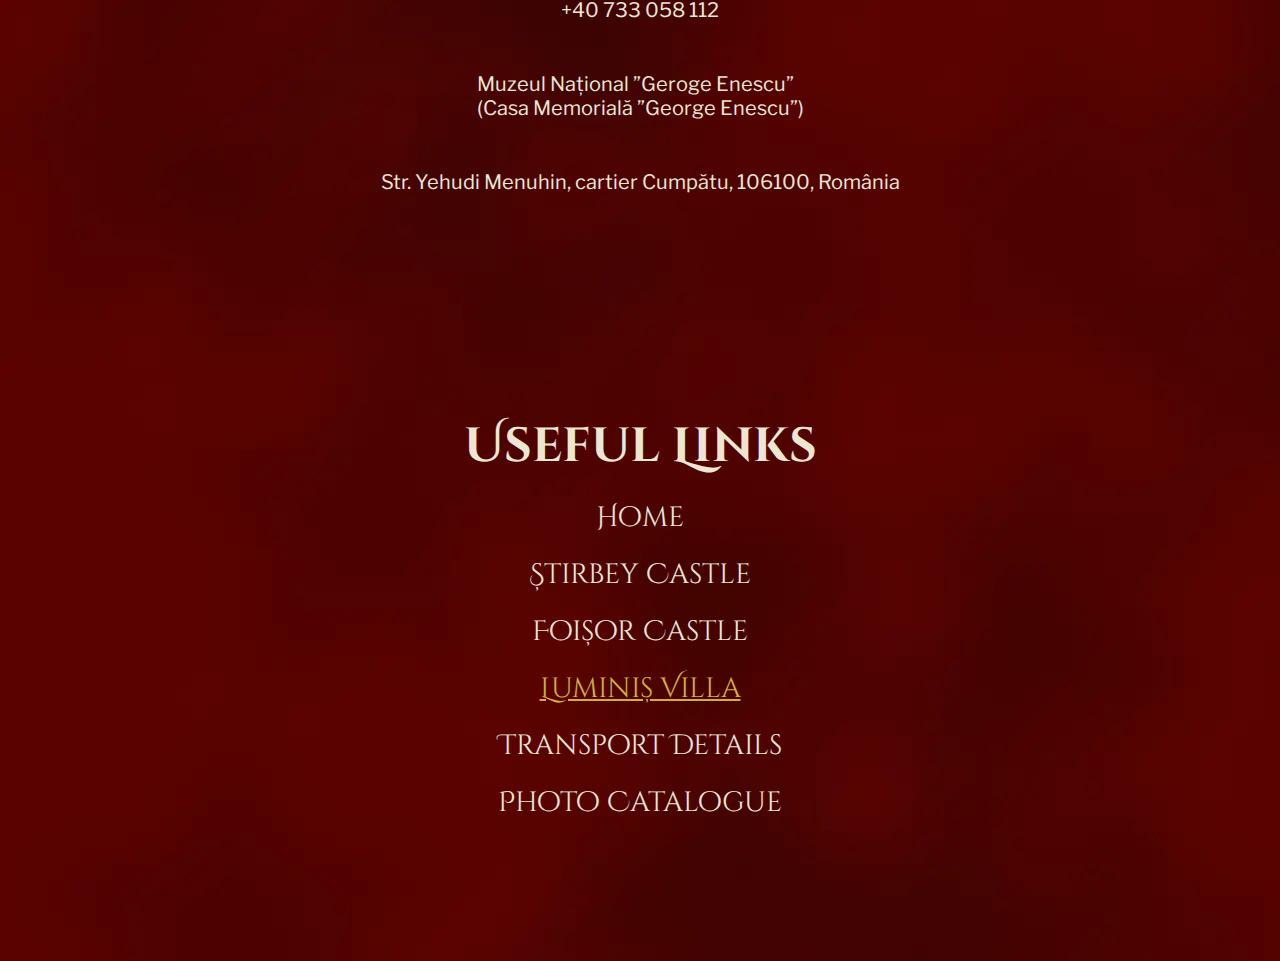
<file: PAGES/luminis-villa.html>
<!DOCTYPE html>
<html lang="en">
<head>
    <meta charset="UTF-8">
    <meta name="viewport" content="width=device-width, initial-scale=1.0">
    <title data-lang-en="Luminiș Villa | Hidden Castles Sinaia" data-lang-ro="Vila Luminiș | Hidden Castles Sinaia">Luminiș Villa | Hidden Castles Sinaia</title>
    <link rel="stylesheet" href="../CSS/castle-page.css">
</head>
<body>
    <header class="top">
        <nav class="navigation">
            <div class="language-selector">
                <label for="language-select" data-lang-en="Language:" data-lang-ro="Limba:">Language:</label>
                <select id="language-select3">
                    <option value="en" data-lang-en="English" data-lang-ro="Engleză">English</option>
                    <option value="ro" data-lang-en="Romanian" data-lang-ro="Română">Romanian</option>
                </select>
            </div>
            <a href="../index.html" class="logo">VisitSinaia</a>
            <div class="burger-menu" id="burger3">
                <div class="line"></div>
                <div class="line"></div>
                <div class="line"></div>
            </div>
            <ul id="nav-links3">
                <li><a href="../index.html" class="link" data-lang-en="Home" data-lang-ro="Acasă">Home</a></li>
                <li>
                    <a href="stirbey-castle.html" class="link" data-lang-en="Știrbey Castle" data-lang-ro="Castelul Știrbey">Știrbey Castle</a>
                    <ul class="dropdown-content">
                        <li><a href="stirbey-castle.html#visit" class="link" data-lang-en="Visiting Hours" data-lang-ro="Ore de Vizită">Visiting Hours</a></li>
                        <li><a href="stirbey-castle.html#tickets" class="link" data-lang-en="Ticket Prices" data-lang-ro="Prețuri Bilete">Ticket Prices</a></li>
                        <li><a href="stirbey-castle.html#reviews" class="link" data-lang-en="Reviews" data-lang-ro="Recenzii">Reviews</a></li>
                        <li><a href="stirbey-castle.html#history" class="link" data-lang-en="Brief History" data-lang-ro="Scurtă Istorie">Brief History</a></li>
                        <li><a href="stirbey-castle.html#tenants" class="link" data-lang-en="Who lived here?" data-lang-ro="Cine a locuit aici?">Who lived here?</a></li>
                        <li><a href="stirbey-castle.html#transport" class="link" data-lang-en="How to get here?" data-lang-ro="Cum să ajungi aici?">How to get here?</a></li>
                        <li><a href="stirbey-castle.html#restaurants" class="link" data-lang-en="Restaurants Nearby" data-lang-ro="Restaurante în apropiere">Restaurants Nearby</a></li>
                        <li><a href="stirbey-castle.html#contact" class="link">Contact</a></li>
                    </ul>
                </li>
                <li>
                    <a href="foisor-castle.html" class="link" data-lang-en="Foișor Castle" data-lang-ro="Castleul Foișor">Foișor Castle</a>
                    <ul class="dropdown-content">
                        <li><a href="foisor-castle.html#visit" data-lang-en="Visiting Hours" data-lang-ro="Ore de Vizită">Visiting Hours</a></li>
                        <li><a href="foisor-castle.html#tickets" data-lang-en="Ticket Prices" data-lang-ro="Prețuri Bilete">Ticket Prices</a></li>
                        <li><a href="foisor-castle.html#reviews" data-lang-en="Reviews" data-lang-ro="Recenzii">Reviews</a></li>
                        <li><a href="foisor-castle.html#history" data-lang-en="Brief History" data-lang-ro="Scurtă Istorie">Brief History</a></li>
                        <li><a href="foisor-castle.html#tenants" data-lang-en="Who lived here?" data-lang-ro="Cine a locuit aici?">Who lived here?</a></li>
                        <li><a href="foisor-castle.html#transport" data-lang-en="How to get here?" data-lang-ro="Cum să ajungi aici?">How to get here?</a></li>
                        <li><a href="foisor-castle.html#restaurants" data-lang-en="Restaurants Nearby" data-lang-ro="Restaurante în apropiere">Restaurants Nearby</a></li>
                        <li><a href="foisor-castle.html#contact">Contact</a></li>
                    </ul>
                </li>
                <li>
                    <a href="luminis-villa.html" class="active-link" data-lang-en="Luminiș Villa" data-lang-ro="Vila Luminiș">Luminiș Villa</a>
                    <ul class="dropdown-content">
                        <li><a href="luminis-villa.html#visit" data-lang-en="Visiting Hours" data-lang-ro="Ore de Vizită">Visiting Hours</a></li>
                        <li><a href="luminis-villa.html#tickets" data-lang-en="Ticket Prices" data-lang-ro="Prețuri Bilete">Ticket Prices</a></li>
                        <li><a href="luminis-villa.html#reviews" data-lang-en="Reviews" data-lang-ro="Recenzii">Reviews</a></li>
                        <li><a href="luminis-villa.html#history" data-lang-en="Brief History" data-lang-ro="Scurtă Istorie">Brief History</a></li>
                        <li><a href="luminis-villa.html#tenants" data-lang-en="Who lived here?" data-lang-ro="Cine a locuit aici?">Who lived here?</a></li>
                        <li><a href="luminis-villa.html#transport" data-lang-en="How to get here?" data-lang-ro="Cum să ajungi aici?">How to get here?</a></li>
                        <li><a href="luminis-villa.html#restaurants" data-lang-en="Restaurants Nearby" data-lang-ro="Restaurante în apropiere">Restaurants Nearby</a></li>
                        <li><a href="luminis-villa.html#contact">Contact</a></li>
                    </ul>
                </li>
                <li><a href="transport.html" class="link" data-lang-en="Transport Details" data-lang-ro="Detalii despre Transport">Transport Details</a></li>
                <li><a href="gallery.html" class="link" data-lang-en="Photo Catalogue" data-lang-ro="Catalog Foto">Photo Catalogue</a></li>
            </ul>
        </nav>
        <img src="../PHOTOS/luminis3.jpg" loading="lazy" alt="Luminiș Villa" class="main-photo">
        <div class="text-container">
            <h1 data-lang-en="Luminiș Villa" data-lang-ro="Vila Luminiș">Luminiș Villa</h1>
            <img src="../PHOTOS/ornament1.png" loading="lazy" alt="Ornamental Divider" class="top-divider">
            <p
            data-lang-en="Luminiș Villa in Sinaia, Romania, is a serene retreat linked to famed composer George Enescu. Built in 1926, it blends traditional architecture with stunning mountain views, inspiring many of Enescu’s works. Now a museum, it offers visitors a glimpse into his life amid breathtaking natural surroundings." 
            data-lang-ro="Vila Luminiș din Sinaia, România, este un refugiu liniștit legat de celebrul compozitor George Enescu. Construită în 1926, aceasta îmbină arhitectura tradițională cu priveliști uimitoare ale munților, inspirând multe dintre lucrările lui Enescu. Acum muzeu, vila oferă vizitatorilor o privire în viața sa, înconjurată de peisaje naturale deosebite.">
            Luminiș Villa in Sinaia, Romania, is a serene retreat linked to famed composer George Enescu. Built in 1926, it blends traditional architecture with stunning mountain views, inspiring many of Enescu’s works. Now a museum, it offers visitors a glimpse into his life amid breathtaking natural surroundings.</p>
        </div>
        <img src="../PHOTOS/down-arrow.png" loading="lazy" alt="Down Arrow" class="down-arrow">
    </header>
    <section class="visiting" id="visit">
        <img src="../PHOTOS/ornament2.png" loading="lazy" alt="Ornamental Divider" class="divider">
        <img src="../PHOTOS/divider-desktop.png" loading="lazy" alt="Ornamental Divider" class="divider-big">
        <div class="info-container">
            <div>
                <h1 data-lang-en="Visiting Hours" data-lang-ro="Ore de Vizită">Visiting Hours</h1>
                <p data-lang-en="Monday" data-lang-ro="Luni">Monday</p>
                <p class="hours-text" data-lang-en="Closed" data-lang-ro="Închis">Closed</p>
                <p data-lang-en="Tuesday - Sunday" data-lang-ro="Marți - Duminică">Tueday - Sunday</p>
                <p class="hours-text">10:00 - 17:00</p>
            </div>
            <div id="tickets">
                <h1 data-lang-en="Ticket Prices" data-lang-ro="Prețuri Bilete">Ticket Prices</h1>
                <p data-lang-en="Adult: 20 lei
                Child (under 5 yo): Free
                Student / Pensioneer: 10 lei" 
                data-lang-ro="Adult: 20 lei
                Copil (sub 5 ani): Gratuit
                Student / Pensionar: 10 lei">Adult: 20 lei <br>
                Child (under 5 yo): Free <br>
                Student / Pensioneer: 10 lei</p>
            </div>
        </div>
    </section>
    <section class="already">
        <img src="../PHOTOS/ornament2.png" loading="lazy" alt="Ornamental Divider" class="divider">
        <img src="../PHOTOS/divider-desktop.png" loading="lazy" alt="Ornamental Divider" class="divider-big">
        <h1 data-lang-en="Already Visited?" data-lang-ro="Ai vizitat deja?">Already Visited?</h1>
        <div class="buttons">
            <button id="write4" data-lang-en="Write Your Review" data-lang-ro="Scrie O Recenzie">Write Your Review</button>
            <button id="upload-photo" data-lang-en="Upload Your Photos" data-lang-ro="Încarcă Fotografii">Upload Your Photos</button>
        </div>
    </section>
    <section class="reviews" id="reviews">
        <img src="../PHOTOS/ornament2.png" loading="lazy" alt="Ornamental Divider" class="divider">
        <img src="../PHOTOS/divider-desktop.png" loading="lazy" alt="Ornamental Divider" class="divider-big">
        <h1 data-lang-en="Reviews" data-lang-ro="Recenzii">Reviews</h1>
        <div id="reviews-container"></div>
        <button id="write5" data-lang-en="Write Your Review" data-lang-ro="Scrie O Recenzie">Write Your Review</button>
    </section>
    <section class="history" id="history">
        <img src="../PHOTOS/ornament2.png" loading="lazy" alt="Ornamental Divider" class="divider">
        <img src="../PHOTOS/divider-desktop.png" loading="lazy" alt="Ornamental Divider" class="divider-big">
        <h1 data-lang-en="Brief History" data-lang-ro="Scurtă Istorie">Brief History</h1>
        <div class="history-container">
            <div class="story-section">
                <h1 class="story-big">1925</h1>
                <p data-lang-en="Luminiș Villa, also known as George Enescu Memorial House, was commissioned by Romania's famed composer George Enescu. Designed by architect Radu Dudescu, it served as a tranquil retreat for the artist to compose music and enjoy the serenity of the Carpathian Mountains." 
                data-lang-ro="Vila Luminiș, cunoscută și sub denumirea de Casa Memorială George Enescu, a fost comandată de celebrul compozitor român George Enescu. Proiectată de arhitectul Radu Dudescu, aceasta a servit drept refugiu liniștit pentru artist, unde putea compune muzică și se bucura de liniștea Munților Carpați.">
                Luminiș Villa, also known as George Enescu Memorial House, was commissioned by Romania's famed composer George Enescu. Designed by architect Radu Dudescu, it served as a tranquil retreat for the artist to compose music and enjoy the serenity of the Carpathian Mountains.</p>
            </div>
            <div class="story-section">
                <h1 class="story-big">1926</h1>
                <p data-lang-en="The villa’s construction was completed with a simple yet elegant mountain retreat style, featuring Romanian vernacular elements. Enescu used it as both a residence and a creative space for some of his greatest works."
                data-lang-ro="Construcția vilei a fost finalizată într-un stil simplu, dar elegant, specific unui refugiu montan, integrând elemente vernaculare românești. Enescu a folosit-o atât ca reședință, cât și ca spațiu creativ pentru unele dintre cele mai mari lucrări ale sale.">
                The villa’s construction was completed with a simple yet elegant mountain retreat style, featuring Romanian vernacular elements. Enescu used it as both a residence and a creative space for some of his greatest works.</p>
            </div>
            <div class="story-section">
                <h1 class="story-small">1930s- 1940s</h1>
                <p data-lang-en="Luminiș Villa became a gathering place for intellectuals and artists of the time, drawn by Enescu’s fame and hospitality. The villa served as a cultural hub where Romania’s elite celebrated art, music, and creativity." 
                data-lang-ro="Vila Luminiș a devenit un loc de întâlnire pentru intelectuali și artiști ai vremii, atrași de faima și ospitalitatea lui Enescu. Vila a servit drept un centru cultural unde elita României celebra arta, muzica și creativitatea.">
                Luminiș Villa became a gathering place for intellectuals and artists of the time, drawn by Enescu’s fame and hospitality. The villa served as a cultural hub where Romania’s elite celebrated art, music, and creativity.</p>
            </div>
            <div class="story-section">
                <h1 class="story-small">post WW2</h1>
                <p data-lang-en="After George Enescu went into exile in the 1940s, the villa was confiscated by the Communist regime. It was repurposed as a guesthouse for visiting state officials, leaving its artistic legacy behind." 
                data-lang-ro="După ce George Enescu a intrat în exil în anii 1940, vila a fost confiscată de regimul comunist. Aceasta a fost reutilizată ca pensiune pentru oficialii de stat care o vizitau, lăsând în urmă moștenirea sa artistică.">
                After George Enescu went into exile in the 1940s, the villa was confiscated by the Communist regime. It was repurposed as a guesthouse for visiting state officials, leaving its artistic legacy behind.</p>
            </div>
            <div class="story-section">
                <h1 class="story-big">NOW</h1>
                <p data-lang-en="In the 1990s, Luminiș Villa was restored and transformed into the George Enescu Memorial House, honoring the composer’s legacy. It now serves as a museum showcasing Enescu’s life, works, and memorabilia, attracting visitors and celebrating his contribution to Romanian culture and music." 
                data-lang-ro="În anii 1990, Vila Luminiș a fost restaurată și transformată în Casa Memorială George Enescu, onorând moștenirea compozitorului. Acum, ea servește drept muzeu care expune viața, lucrările și obiectele personale ale lui Enescu, atrăgând vizitatori și celebrând contribuția sa la cultura și muzica românească.">
                In the 1990s, Luminiș Villa was restored and transformed into the George Enescu Memorial House, honoring the composer’s legacy. It now serves as a museum showcasing Enescu’s life, works, and memorabilia, attracting visitors and celebrating his contribution to Romanian culture and music.</p>
            </div>
        </div>
    </section>
    <section class="tenants" id="tenants">
        <img src="../PHOTOS/ornament2.png" loading="lazy" alt="Ornamental Divider" class="divider">
        <img src="../PHOTOS/divider-desktop.png" loading="lazy" alt="Ornamental Divider" class="divider-big">
        <h1 data-lang-en="Who lived here?" data-lang-ro="Cine a locuit aici?">Who lived here?</h1>
        <div class="tenants-container">
            <div class="tenant-card">
                <img src="../PHOTOS/enescu.jpg" loading="lazy" alt="George Enescu">
                <h3>George Enescu</h3>
                <p>1928 - 1947</p>
            </div>
            <div class="tenant-card">
                <img src="../PHOTOS/ceausescu.jpg" loading="lazy" alt="Communist Officials">
                <h3 data-lang-en="Communist Officials" data-lang-ro="Oficiali Comuniști">Communist Officials</h3>
                <p>1947 - 1989</p>
            </div>
        </div>
    </section>
    <section class="transport" id="transport">
        <img src="../PHOTOS/ornament2.png" loading="lazy" alt="Ornamental Divider" class="divider">
        <img src="../PHOTOS/divider-desktop.png" loading="lazy" alt="Ornamental Divider" class="divider-big">
        <h1 data-lang-en="How to get here?" data-lang-ro="Cum să ajungi aici?">How to get here?</h1>
        <p class="address-text">Str. Yehudi Menuhin, cartier Cumpătu, 106100, România</p>
        <div class="transport-container">
            <div class="transport-card">
                <img src="../PHOTOS/bus-mobile.png" loading="lazy" alt="Bus" class="transport-small">
                <img src="../PHOTOS/bus-desktop.png" loading="lazy" alt="Bus" class="transport-big">
                <div>
                    <h2 data-lang-en="Bus" data-lang-ro="Autobuz">Bus</h2>
                    <div class="transport-text-each">
                        <h3 data-lang-en="Routes:" data-lang-ro="Rute:">Routes:</h3>
                        <p>T2</p>
                    </div>
                    <div class="transport-text-each">
                        <h3 data-lang-en="Where to stop:" data-lang-ro="Unde să te oprești:">Where to stop:</h3>
                        <p data-lang-en="‘Cumpătu’ Stop" data-lang-ro=" Stația ‘Cumpătu’">‘Cumpătu’ Stop</p>
                    </div>
                    <div class="transport-text-each">
                        <h3 data-lang-en="Price:" data-lang-ro="Preț:">Price:</h3>
                        <p>3 lei (0.60 euro)</p>
                    </div>
                </div>
            </div>
            <div class="transport-card-right">
                <img src="../PHOTOS/taxi-mobile.png" loading="lazy" alt="Taxi" class="transport-small">
                <img src="../PHOTOS/taxi-desktop.png" loading="lazy" alt="Taxi" class="transport-big">
                <div>
                    <h2>Taxi</h2>
                    <div class="transport-text-each">
                        <h3 data-lang-en="Taxi Numbers:" data-lang-ro="Numere de Telefon:">Taxi Numbers:</h3>
                        <p class="transport-underline">Ned Taxi<br>
                            Klaus Taxi<br>
                            Tudor Taxi<br>
                            Super Taxi</p>
                    </div>
                    <div class="transport-text-each">
                        <h3 data-lang-en="Price:" data-lang-ro="Preț:">Price:</h3>
                        <p>4 lei (0.80 euro)</p>
                    </div>
                </div>
            </div>
            <div class="transport-card">
                <img src="../PHOTOS/bolt-mobile.png" loading="lazy" alt="Bolt" class="transport-small">
                <img src="../PHOTOS/bolt-desktop.png" loading="lazy" alt="Bolt" class="transport-big">
                <div>
                    <h2>Bolt</h2>
                    <div class="transport-text-each">
                        <h3 data-lang-en="Where to book:" data-lang-ro="De unde să rezervi:">Where to book:</h3>
                        <p class="transport-underline" data-lang-en="Bolt App" data-lang-ro="Aplicația Bolt">Bolt App</p>
                    </div>
                    <div class="transport-text-each">
                        <h3 data-lang-en="Price:" data-lang-ro="Preț:">Price:</h3>
                        <p>2 lei (0.40 euro)</p>
                    </div>
                </div>
            </div>
            <div class="transport-card-right"> 
                <img src="../PHOTOS/car-mobile.png" loading="lazy" alt="Car" class="transport-small">
                <img src="../PHOTOS/car-desktop.png" loading="lazy" alt="Car" class="transport-big">
                <div>
                    <h2 data-lang-en="Personal Car" data-lang-ro="Mașina Personală">Personal Car</h2>
                    <div class="transport-text-each">
                        <h3 data-lang-en="Address:" data-lang-ro="Adresă:">Address:</h3>
                        <p>Str. Yehudi Menuhin,<br>cartier Cumpătu,<br>106100, România</p>
                    </div>
                    <div class="transport-text-each">
                        <h3 data-lang-en="Parking:" data-lang-ro="Parcare:">Parking:</h3>
                        <p data-lang-en="Private Parking on site"
                        data-lang-ro="Parcare Privată la fața locului">
                        Private Parking on site</p>
                    </div>
                    <div class="transport-text-each">
                        <h3 data-lang-en="Parking Price:" data-lang-ro="Preț Parcare:">Parking Price:</h3>
                        <p data-lang-en="15 lei/day (3 euro/day)" data-lang-ro="15 lei/zi (3 euro/zi)">15 lei/day (3 euro/day)</p>
                    </div>
                </div>
            </div>
        </div>
    </section>
    <section class="eat" id="restaurants">
        <img src="../PHOTOS/ornament2.png" loading="lazy" alt="Ornamental Divider" class="divider">
        <img src="../PHOTOS/divider-desktop.png" loading="lazy" alt="Ornamental Divider" class="divider-big">
        <h1 data-lang-en="Restaurants Nearby" data-lang-ro="Restaurante În Apropiere">Restaurants Nearby</h1>
        <div class="restaurant-card">
            <img src="../PHOTOS/kuib.webp" loading="lazy" alt="Kuib Restaurant">
            <h3 data-lang-en="Kuib Restaurant" data-lang-ro="Restaurant Kuib">Kuib Restaurant</h3>
            <p data-lang-en="5 min away" data-lang-ro="la 5 minute">5 min away</p>
            <a href="https://kuib.ro/">See Menu</a>
        </div>
    </section>
    <section class="contact" id="contact">
        <img src="../PHOTOS/ornament2.png" loading="lazy" alt="Ornamental Divider" class="divider">
        <img src="../PHOTOS/divider-desktop.png" loading="lazy" alt="Ornamental Divider" class="divider-big">
        <h1>Contact</h1>
        <div class="contact-text">
            <img src="../PHOTOS/mail-icon.png" loading="lazy" alt="Mail Icon">
            <p>office@georgeenescu.com</p>
        </div>
        <div class="contact-text">
            <img src="../PHOTOS/phone-icon.png" loading="lazy" alt="Phone Icon">
            <p>+40 733 058 112</p>
        </div>
        <div class="contact-text">
            <img src="../PHOTOS/fb-icon.png" loading="lazy" alt="Facebook Icon">
            <p>Muzeul Național ”Geroge Enescu”<br>(Casa Memorială ”George Enescu”)</p>
        </div>
        <div class="contact-text">
            <img src="../PHOTOS/map-icon.png" loading="lazy" alt="Map Icon">
            <p class="map-text">Str. Yehudi Menuhin, cartier Cumpătu, 106100, România</p>
        </div>
    </section>
    <div id="review-form-container" class="form">
        <form id="review-form">
            <h2 data-lang-en="Write Your Review" data-lang-ro="Scrie O Recenzie" class="form-text">Write Your Review</h2>
            <h3 class="form-text">Your name:</h3>
            <input type="text" id="name" placeholder="Your name" required>
            <h3 class="form-text">Your review:</h3>
            <textarea id="review-text" placeholder="Your review..." required></textarea>
            <button type="submit" data-lang-en="Submit" data-lang-ro="Finalizare">Submit</button>
            <button id="close-btn" class="button" data-lang-en="Cancel" data-lang-ro="Închide">Cancel</button>
        </form>
    </div>
    <footer class="footer-section">
        <img src="../PHOTOS/footer-divider.png" loading="lazy" alt="Ornamental Divider" class="footer-divider">
        <img src="../PHOTOS/footer-divider-desktop.png" loading="lazy" alt="Ornamental Divider" class="footer-divider-big">
        <h1 data-lang-en="Useful Links" data-lang-ro="Link-uri Utile">Useful Links</h1>
        <a href="../index.html" data-lang-en="Home" data-lang-ro="Acasă">Home</a>
        <a href="stirbey-castle.html" data-lang-en="Știrbey Castle" data-lang-ro="Castelul Știrbey">Știrbey Castle</a>
        <a href="foisor-castle.html" data-lang-en="Foișor Castle" data-lang-ro="Castelul Foișor">Foișor Castle</a>
        <a href="luminis-villa.html" data-lang-en="Luminiș Villa" data-lang-ro="Vila Luminiș" class="active-link-footer">Luminiș Villa</a>
        <a href="transport.html" data-lang-en="Transport Details" data-lang-ro="Detalii despre Transport">Transport Details</a>
        <a href="gallery.html" data-lang-en="Photo Catalogue" data-lang-ro="Catalog Foto">Phot Catalogue</a>
    </footer>

    <script src="../JS/burgermenu.js"></script>
    <script src="../JS/language.js"></script>
    <script src="../JS/reviews.js"></script>
</body>
</html>
</file>
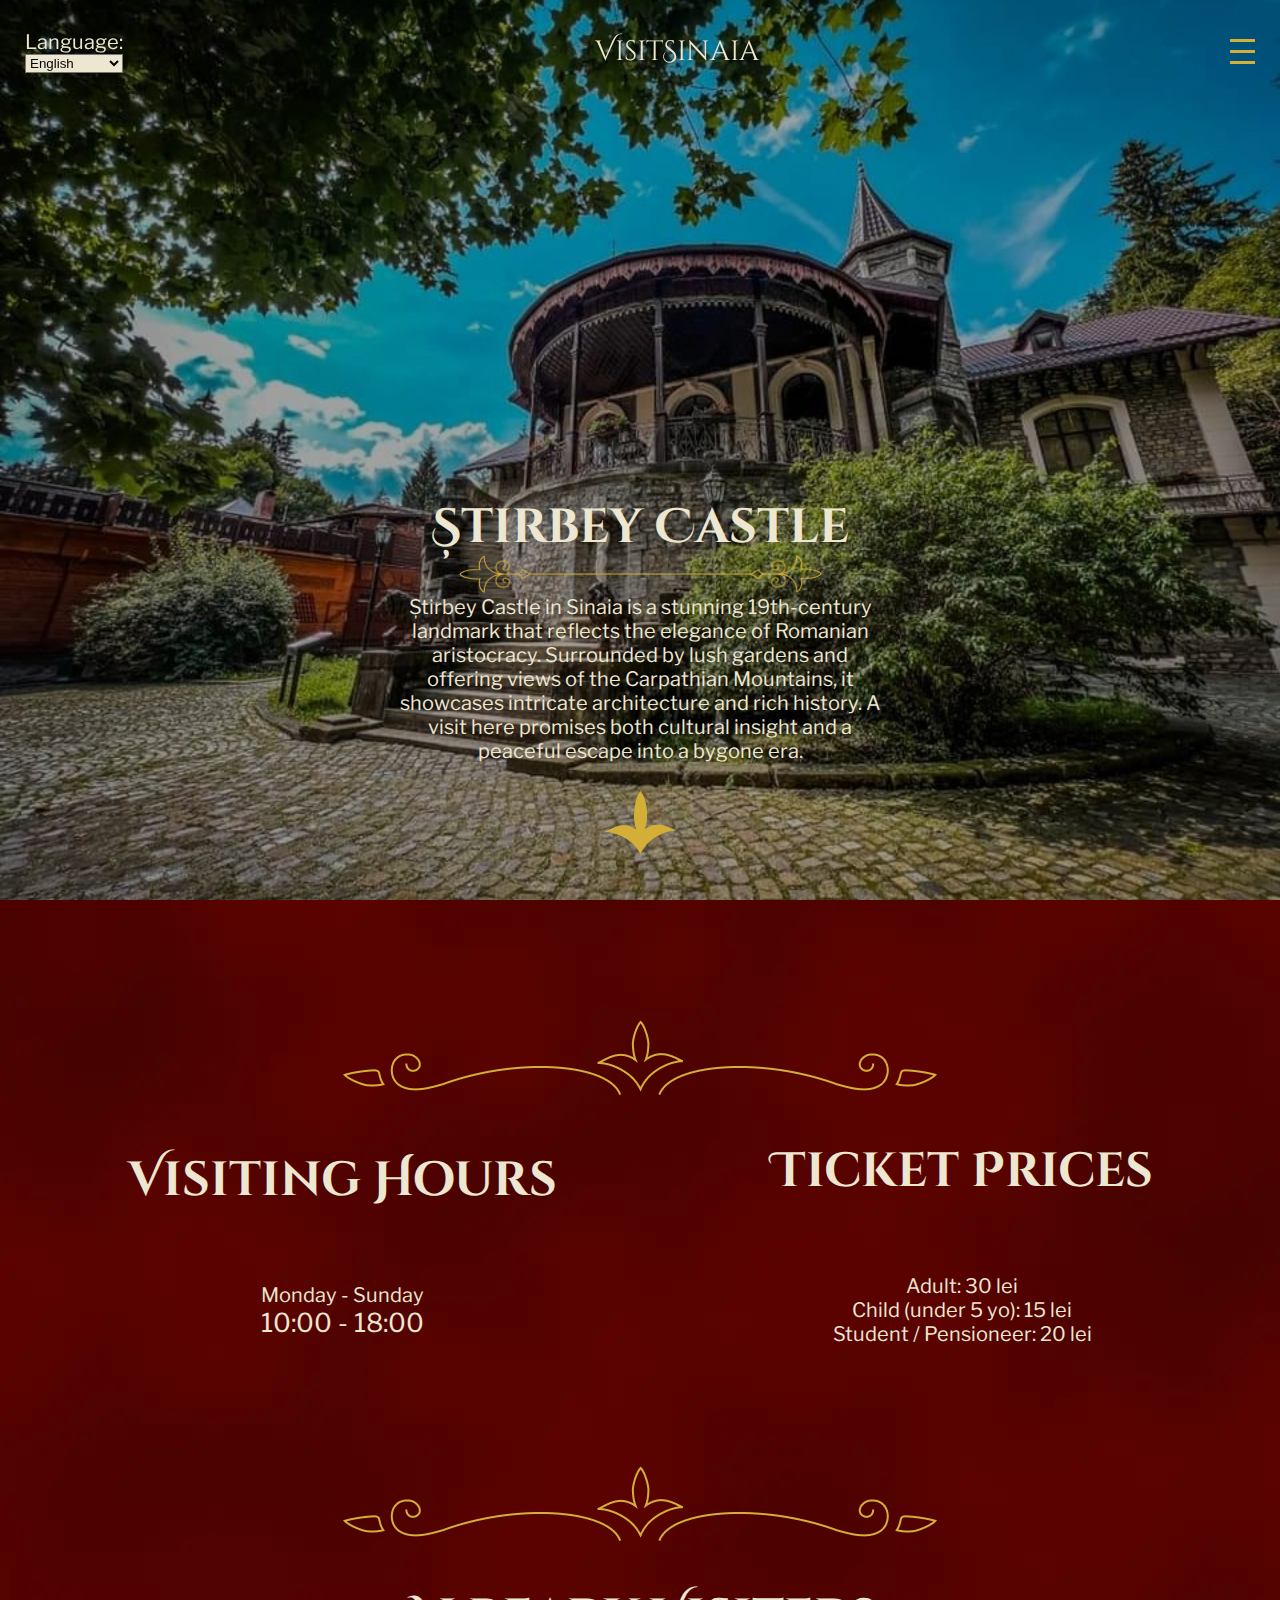
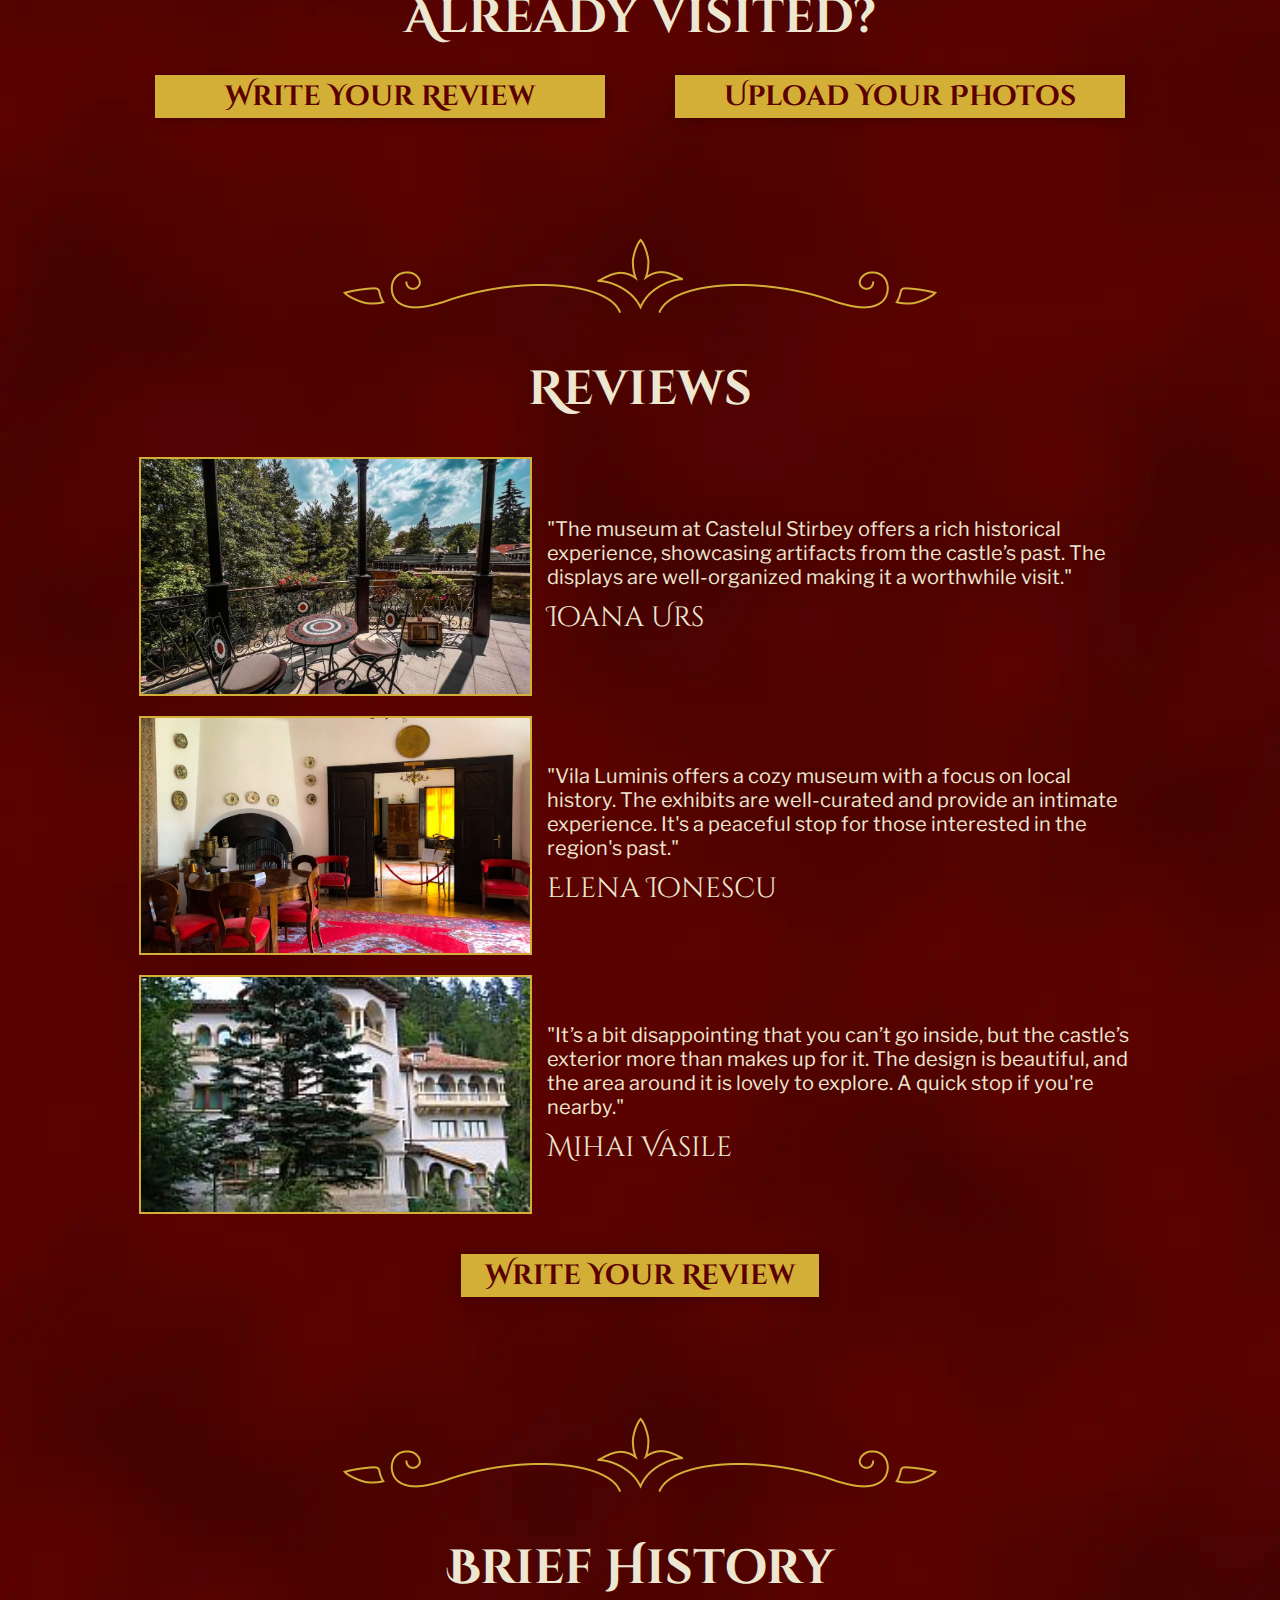
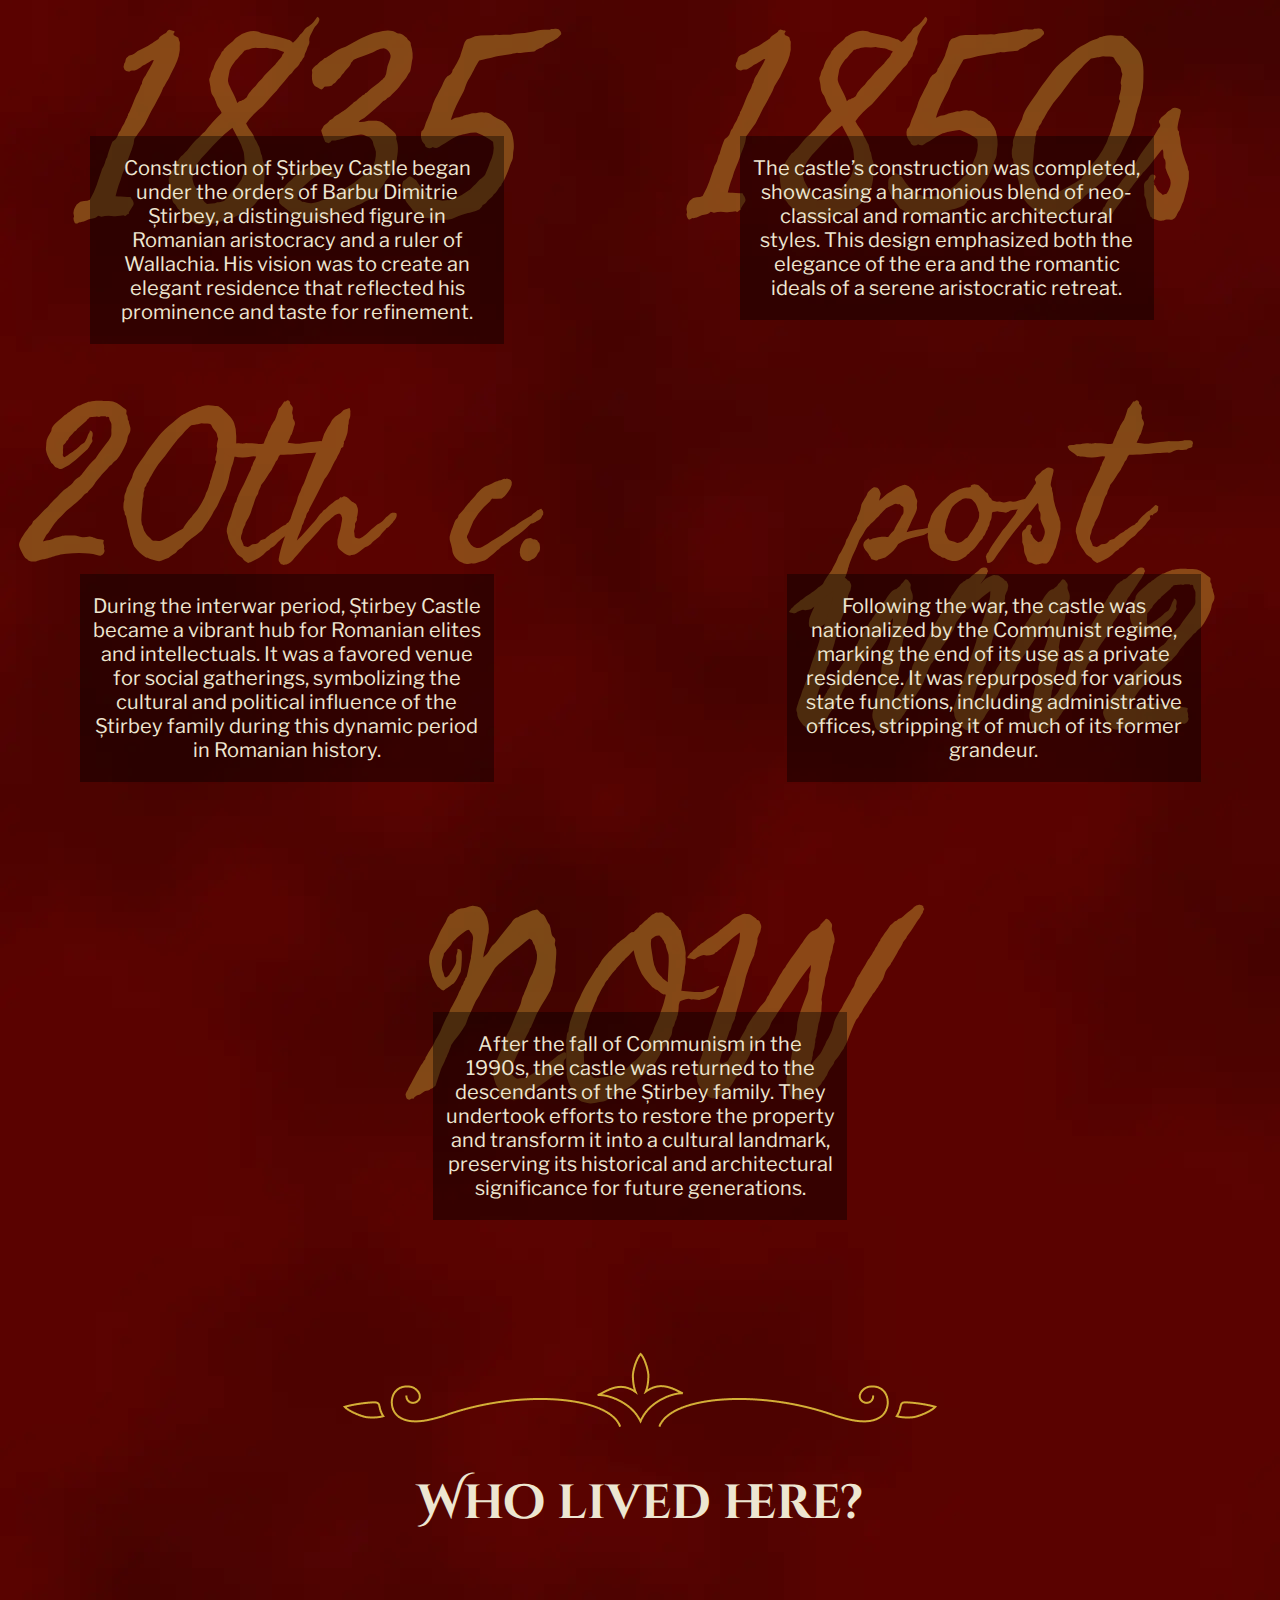
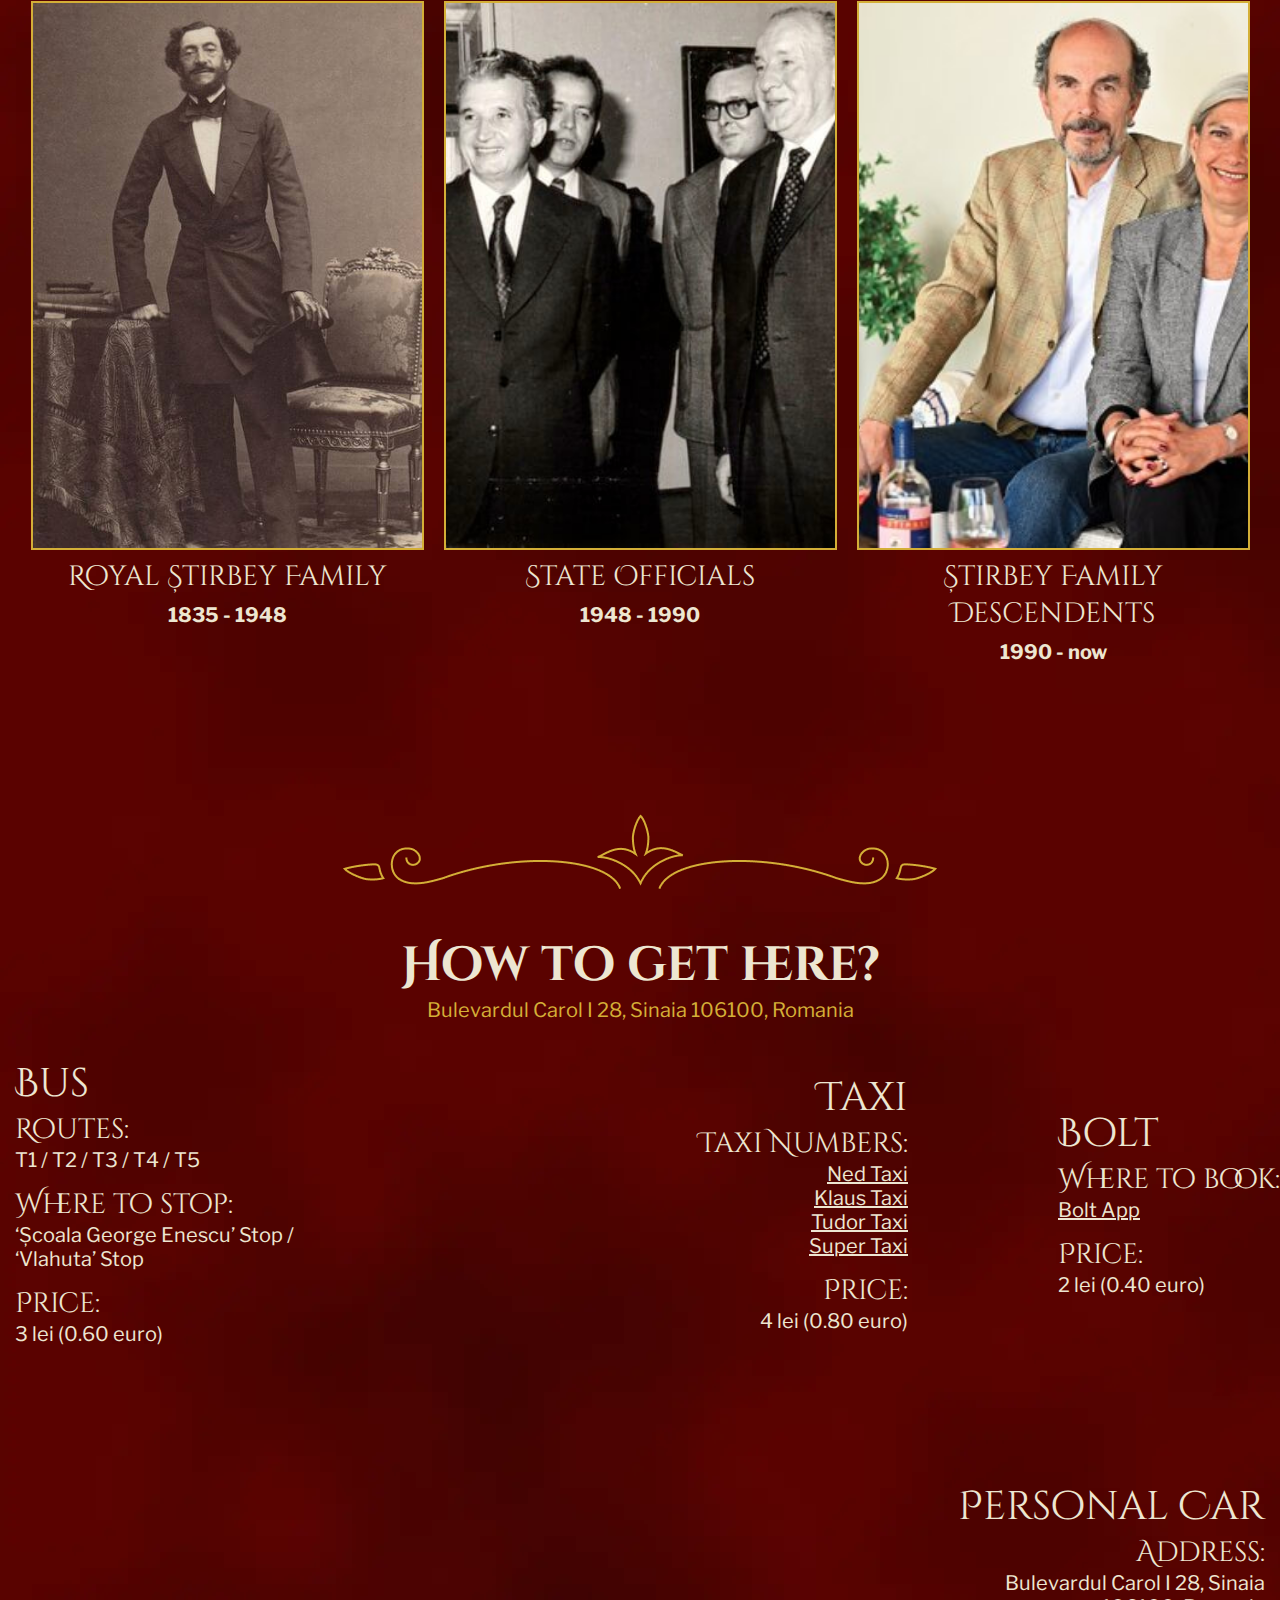
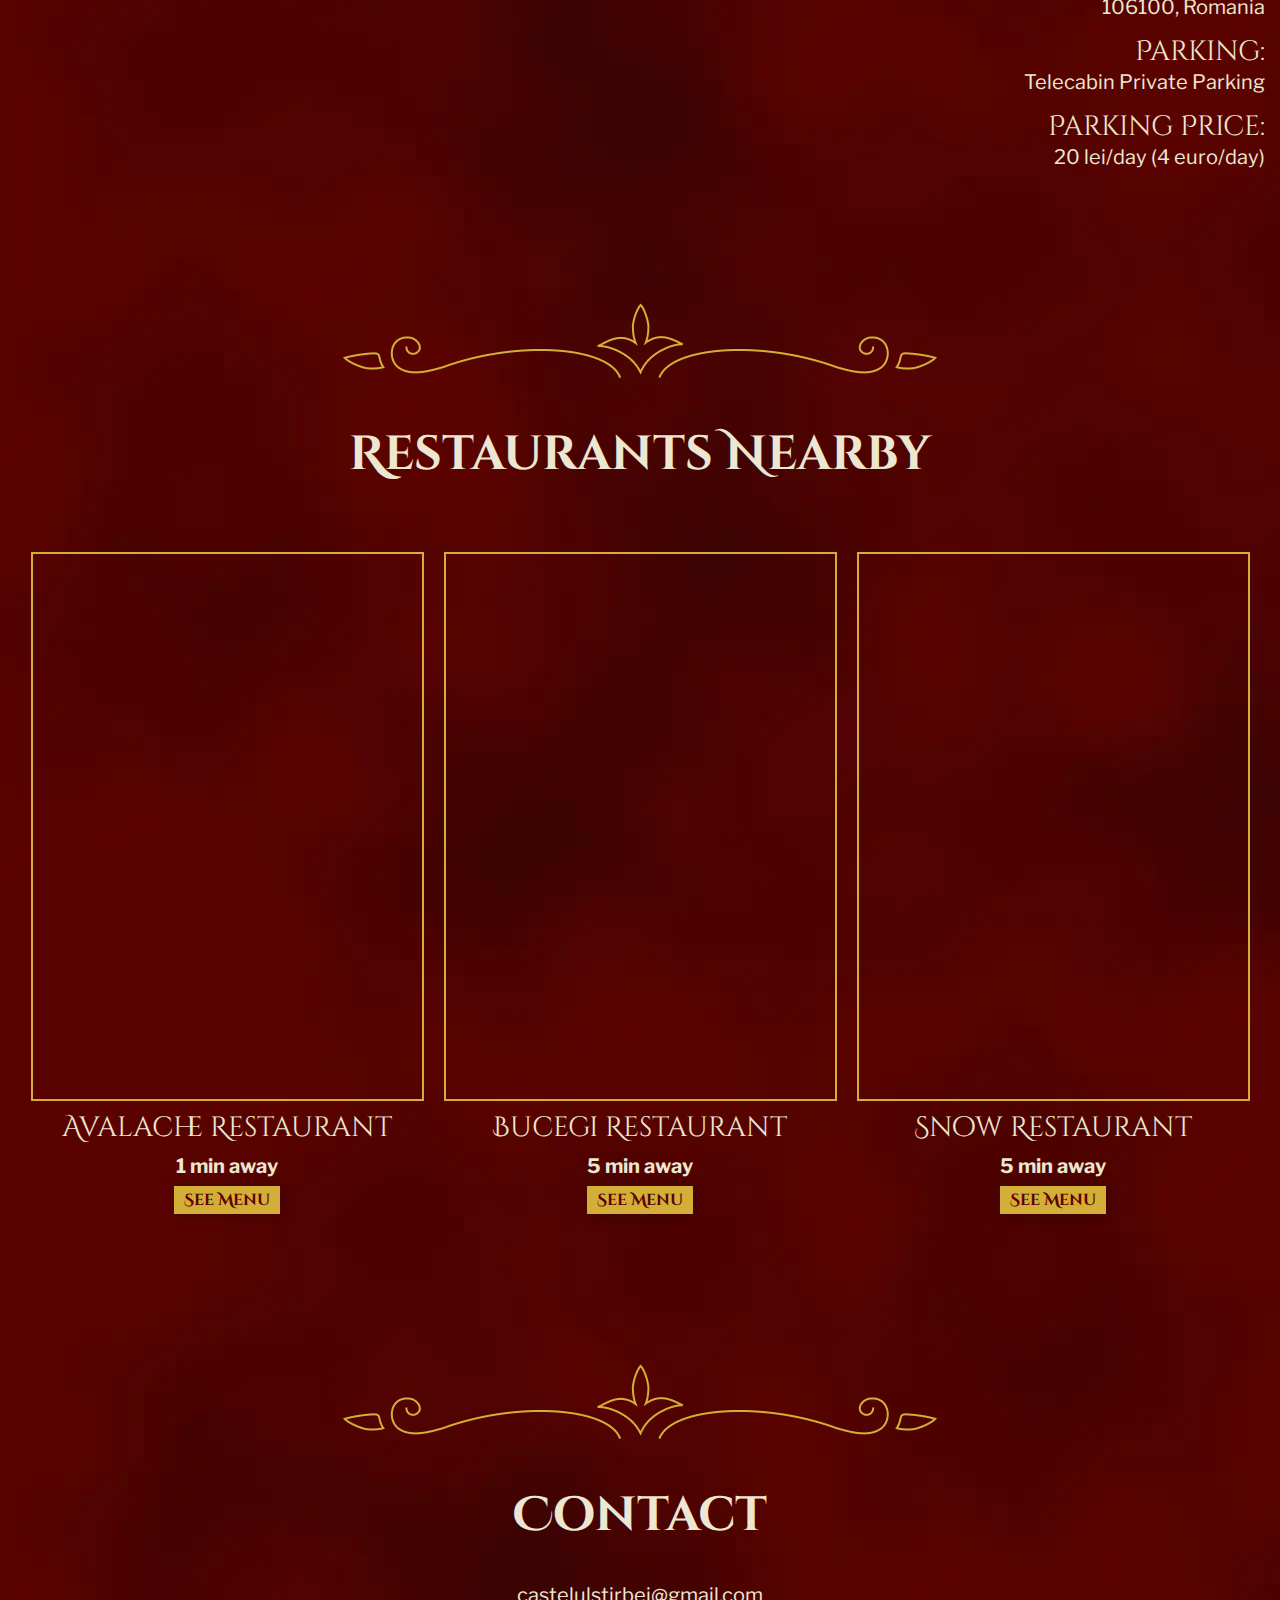
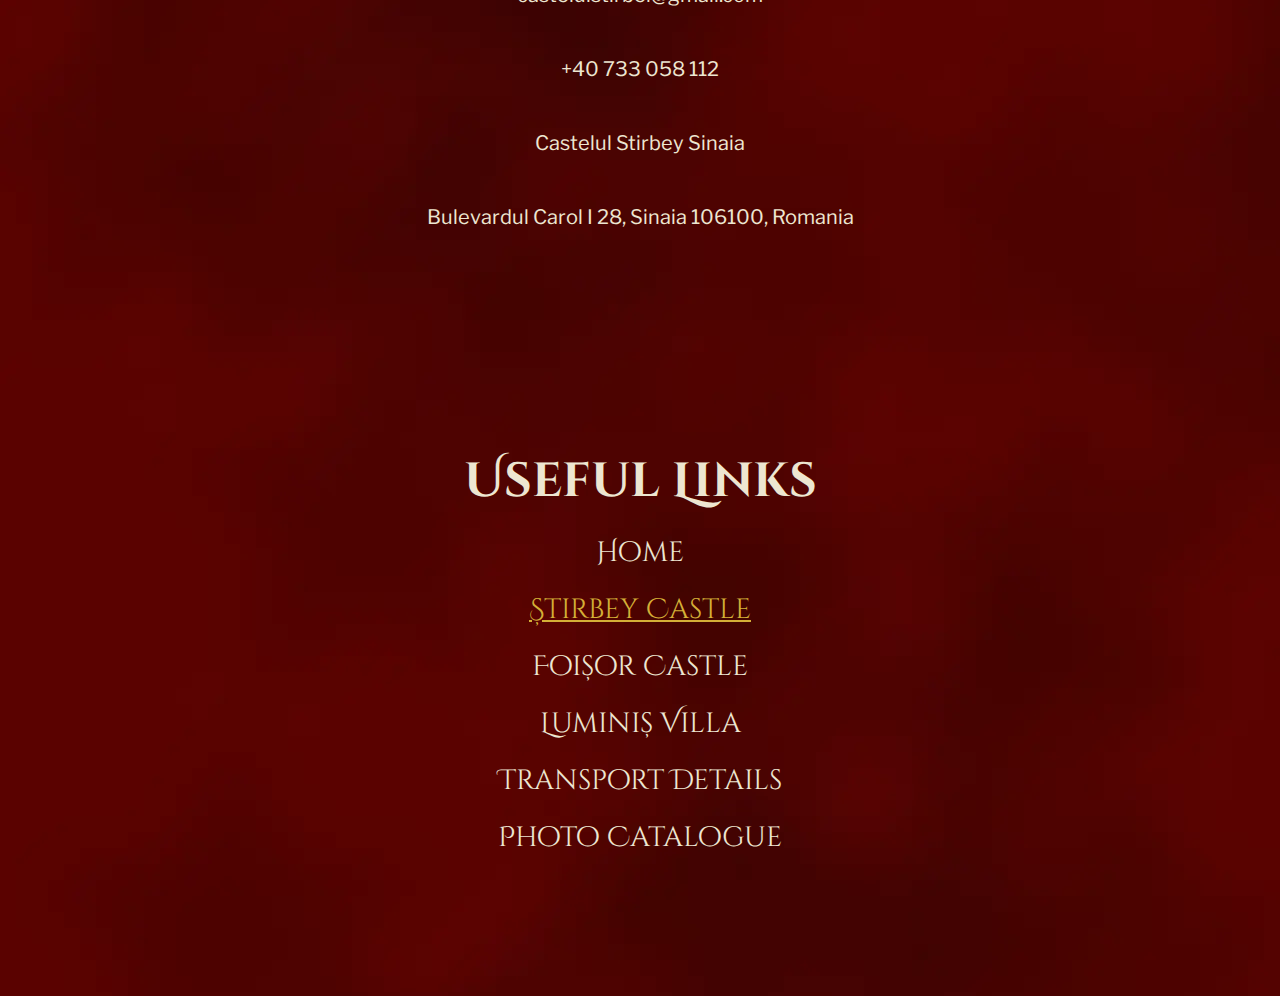
<file: PAGES/stirbey-castle.html>
<!DOCTYPE html>
<html lang="en">
<head>
    <meta charset="UTF-8">
    <meta name="viewport" content="width=device-width, initial-scale=1.0">
    <title data-lang-en="Știrbey Castle | Hidden Castles Sinaia" data-lang-ro="Castelul Știrbey | Hidden Castles Sinaia">Știrbey Castle | Hidden Castles Sinaia</title>
    <link rel="stylesheet" href="../CSS/castle-page.css">
</head>
<body>
    <header class="top">
        <nav class="navigation">
            <div class="language-selector">
                <label for="language-select" data-lang-en="Language:" data-lang-ro="Limba:">Language:</label>
                <select id="language-select3">
                    <option value="en" data-lang-en="English" data-lang-ro="Engleză">English</option>
                    <option value="ro" data-lang-en="Romanian" data-lang-ro="Română">Romanian</option>
                </select>
            </div>
            <a href="../index.html" class="logo">VisitSinaia</a>
            <div class="burger-menu" id="burger3">
                <div class="line"></div>
                <div class="line"></div>
                <div class="line"></div>
            </div>
            <ul id="nav-links3">
                <li><a href="../index.html" class="link" data-lang-en="Home" data-lang-ro="Acasă">Home</a></li>
                <li>
                    <a href="castle.html" class="active-link" data-lang-en="Știrbey Castle" data-lang-ro="Castelul Știrbey">Știrbey Castle</a>
                    <ul class="dropdown-content">
                        <li><a href="stirbey-castle.html#visit" class="link" data-lang-en="Visiting Hours" data-lang-ro="Ore de Vizită">Visiting Hours</a></li>
                        <li><a href="stirbey-castle.html#tickets" class="link" data-lang-en="Ticket Prices" data-lang-ro="Prețuri Bilete">Ticket Prices</a></li>
                        <li><a href="stirbey-castle.html#reviews" class="link" data-lang-en="Reviews" data-lang-ro="Recenzii">Reviews</a></li>
                        <li><a href="stirbey-castle.html#history" class="link" data-lang-en="Brief History" data-lang-ro="Scurtă Istorie">Brief History</a></li>
                        <li><a href="stirbey-castle.html#tenants" class="link" data-lang-en="Who lived here?" data-lang-ro="Cine a locuit aici?">Who lived here?</a></li>
                        <li><a href="stirbey-castle.html#transport" class="link" data-lang-en="How to get here?" data-lang-ro="Cum să ajungi aici?">How to get here?</a></li>
                        <li><a href="stirbey-castle.html#restaurants" class="link" data-lang-en="Restaurants Nearby" data-lang-ro="Restaurante în apropiere">Restaurants Nearby</a></li>
                        <li><a href="stirbey-castle.html#contact" class="link">Contact</a></li>
                    </ul>
                </li>
                <li>
                    <a href="foisor-castle.html" class="link" data-lang-en="Foișor Castle" data-lang-ro="Castleul Foișor">Foișor Castle</a>
                    <ul class="dropdown-content">
                        <li><a href="foisor-castle.html#visit" data-lang-en="Visiting Hours" data-lang-ro="Ore de Vizită">Visiting Hours</a></li>
                        <li><a href="foisor-castle.html#tickets" data-lang-en="Ticket Prices" data-lang-ro="Prețuri Bilete">Ticket Prices</a></li>
                        <li><a href="foisor-castle.html#reviews" data-lang-en="Reviews" data-lang-ro="Recenzii">Reviews</a></li>
                        <li><a href="foisor-castle.html#history" data-lang-en="Brief History" data-lang-ro="Scurtă Istorie">Brief History</a></li>
                        <li><a href="foisor-castle.html#tenants" data-lang-en="Who lived here?" data-lang-ro="Cine a locuit aici?">Who lived here?</a></li>
                        <li><a href="foisor-castle.html#transport" data-lang-en="How to get here?" data-lang-ro="Cum să ajungi aici?">How to get here?</a></li>
                        <li><a href="foisor-castle.html#restaurants" data-lang-en="Restaurants Nearby" data-lang-ro="Restaurante în apropiere">Restaurants Nearby</a></li>
                        <li><a href="foisor-castle.html#contact">Contact</a></li>
                    </ul>
                </li>
                <li>
                    <a href="luminis-villa.html" class="link" data-lang-en="Luminiș Villa" data-lang-ro="Vila Luminiș">Luminiș Villa</a>
                    <ul class="dropdown-content">
                        <li><a href="luminis-villa.html#visit" data-lang-en="Visiting Hours" data-lang-ro="Ore de Vizită">Visiting Hours</a></li>
                        <li><a href="luminis-villa.html#tickets" data-lang-en="Ticket Prices" data-lang-ro="Prețuri Bilete">Ticket Prices</a></li>
                        <li><a href="luminis-villa.html#reviews" data-lang-en="Reviews" data-lang-ro="Recenzii">Reviews</a></li>
                        <li><a href="luminis-villa.html#history" data-lang-en="Brief History" data-lang-ro="Scurtă Istorie">Brief History</a></li>
                        <li><a href="luminis-villa.html#tenants" data-lang-en="Who lived here?" data-lang-ro="Cine a locuit aici?">Who lived here?</a></li>
                        <li><a href="luminis-villa.html#transport" data-lang-en="How to get here?" data-lang-ro="Cum să ajungi aici?">How to get here?</a></li>
                        <li><a href="luminis-villa.html#restaurants" data-lang-en="Restaurants Nearby" data-lang-ro="Restaurante în apropiere">Restaurants Nearby</a></li>
                        <li><a href="luminis-villa.html#contact">Contact</a></li>
                    </ul>
                </li>
                <li><a href="transport.html" class="link" data-lang-en="Transport Details" data-lang-ro="Detalii despre Transport">Transport Details</a></li>
                <li><a href="gallery.html" class="link" data-lang-en="Photo Catalogue" data-lang-ro="Catalog Foto">Photo Catalogue</a></li>
            </ul>
        </nav>
        <img src="../PHOTOS/stirbey1.jpg" loading="lazy" alt="Știrbey Castle" class="main-photo">
        <div class="text-container">
            <h1 data-lang-en="Știrbey Castle" data-lang-ro="Castelul Știrbey">Știrbey Castle</h1>
            <img src="../PHOTOS/ornament1.png" loading="lazy" alt="Ornamental Divider" class="top-divider">
            <p
            data-lang-en="Știrbey Castle in Sinaia is a stunning 19th-century landmark that reflects the elegance of Romanian aristocracy. Surrounded by lush gardens and offering views of the Carpathian Mountains, it showcases intricate architecture and rich history. A visit here promises both cultural insight and a peaceful escape into a bygone era." 
            data-lang-ro="Castelul Știrbey din Sinaia este un impresionant reper din secolul al XIX-lea care reflectă eleganța aristocrației românești. Înconjurat de grădini luxuriante și oferind vederi asupra Munților Carpați, acesta prezintă o arhitectură rafinată și o istorie bogată. O vizită aici promite atât o incursiune culturală, cât și o evadare liniștită într-o eră de mult apusă.">
            Știrbey Castle in Sinaia is a stunning 19th-century landmark that reflects the elegance of Romanian aristocracy. Surrounded by lush gardens and offering views of the Carpathian Mountains, it showcases intricate architecture and rich history. A visit here promises both cultural insight and a peaceful escape into a bygone era.</p>
        </div>
        <img src="../PHOTOS/down-arrow.png" loading="lazy" alt="Down Arrow" class="down-arrow">
    </header>
    <section class="visiting" id="visit">
        <img src="../PHOTOS/ornament2.png" loading="lazy" alt="Ornamental Divider" class="divider">
        <img src="../PHOTOS/divider-desktop.png" loading="lazy" alt="Ornamental Divider" class="divider-big">
        <div class="info-container">
            <div>
                <h1 data-lang-en="Visiting Hours" data-lang-ro="Ore de Vizită">Visiting Hours</h1>
                <p data-lang-en="Monday - Sunday" data-lang-ro="Luni - Duminică">Monday - Sunday</p>
                <p class="hours-text">10:00 - 18:00</p>
            </div>
            <div id="tickets">
                <h1 data-lang-en="Ticket Prices" data-lang-ro="Prețuri Bilete">Ticket Prices</h1>
                <p data-lang-en="Adult: 30 lei
                    Child (under 5 yo): 15 lei
                    Student / Pensioneer: 20 lei" 
                    data-lang-ro="Adult: 30 lei
                    Copil (sub 5 ani): 15 lei
                    Student / Pensionar: 20 lei">
                    Adult: <strong>30 lei</strong> <br>
                    Child (under 5 yo): <strong>15 lei</strong> <br>
                    Student / Pensioneer: <strong>20 lei</strong></p>
            </div>
        </div>
    </section>
    <section class="already">
        <img src="../PHOTOS/ornament2.png" loading="lazy" alt="Ornamental Divider" class="divider">
        <img src="../PHOTOS/divider-desktop.png" loading="lazy" alt="Ornamental Divider" class="divider-big">
        <h1 data-lang-en="Already Visited?" data-lang-ro="Ai vizitat deja?">Already Visited?</h1>
        <div class="buttons">
            <button id="write4" data-lang-en="Write Your Review" data-lang-ro="Scrie O Recenzie">Write Your Review</button>
            <button id="upload-photo" data-lang-en="Upload Your Photos" data-lang-ro="Încarcă Fotografii">Upload Your Photos</button>
        </div>
    </section>
    <section class="reviews" id="reviews">
        <img src="../PHOTOS/ornament2.png" loading="lazy" alt="Ornamental Divider" class="divider">
        <img src="../PHOTOS/divider-desktop.png" loading="lazy" alt="Ornamental Divider" class="divider-big">
        <h1 data-lang-en="Reviews" data-lang-ro="Recenzii">Reviews</h1>
        <div id="reviews-container"></div>
        <button id="write5" data-lang-en="Write Your Review" data-lang-ro="Scrie O Recenzie">Write Your Review</button>
    </section>
    <section class="history" id="history">
        <img src="../PHOTOS/ornament2.png" loading="lazy" alt="Ornamental Divider" class="divider">
        <img src="../PHOTOS/divider-desktop.png" loading="lazy" alt="Ornamental Divider" class="divider-big">
        <h1 data-lang-en="Brief History" data-lang-ro="Scurtă Istorie">Brief History</h1>
        <div class="history-container">
            <div class="story-section">
                <h1 class="story-big">1835</h1>
                <p data-lang-en="Construction of Știrbey Castle began under the orders of Barbu Dimitrie Știrbey, a distinguished figure in Romanian aristocracy and a ruler of Wallachia. His vision was to create an elegant residence that reflected his prominence and taste for refinement." data-lang-ro="Construcția Castelului Știrbey a început la ordinul lui Barbu Dimitrie Știrbey, o figură distinsă a aristocrației române și domnitor al Țării Românești. Viziunea sa a fost de a crea o reședință elegantă care să reflecte prestigiul său și gustul pentru rafinament.">Construction of Știrbey Castle began under the orders of Barbu Dimitrie Știrbey, a distinguished figure in Romanian aristocracy and a ruler of Wallachia. His vision was to create an elegant residence that reflected his prominence and taste for refinement.</p>
            </div>
            <div class="story-section">
                <h1 class="story-medium">1850s</h1>
                <p data-lang-en="The castle’s construction was completed, showcasing a harmonious blend of neo-classical and romantic architectural styles. This design emphasized both the elegance of the era and the romantic ideals of a serene aristocratic retreat."
                data-lang-ro="Construcția castelului a fost finalizată, prezentând o combinație armonioasă de stiluri arhitecturale neoclasic și romantic. Acest design a pus în valoare atât eleganța epocii, cât și idealurile romantice ale unui refugiu aristocratic liniștit.">
                The castle’s construction was completed, showcasing a harmonious blend of neo-classical and romantic architectural styles. This design emphasized both the elegance of the era and the romantic ideals of a serene aristocratic retreat.</p>
            </div>
            <div class="story-section">
                <h1 class="story-small">20th c.</h1>
                <p data-lang-en="During the interwar period, Știrbey Castle became a vibrant hub for Romanian elites and intellectuals. It was a favored venue for social gatherings, symbolizing the cultural and political influence of the Știrbey family during this dynamic period in Romanian history." 
                data-lang-ro="În perioada interbelică, Castelul Știrbey a devenit un centru vibrant pentru elitele și intelectualii români. A fost un loc preferat pentru întâlniri sociale, simbolizând influența culturală și politică a familiei Știrbey în această perioadă dinamică a istoriei României.">
                During the interwar period, Știrbey Castle became a vibrant hub for Romanian elites and intellectuals. It was a favored venue for social gatherings, symbolizing the cultural and political influence of the Știrbey family during this dynamic period in Romanian history.</p>
            </div>
            <div class="story-section">
                <h1 class="story-small">post WW2</h1>
                <p data-lang-en="Following the war, the castle was nationalized by the Communist regime, marking the end of its use as a private residence. It was repurposed for various state functions, including administrative offices, stripping it of much of its former grandeur." 
                data-lang-ro="După război, castelul a fost naționalizat de regimul comunist, marcând sfârșitul utilizării sale ca reședință privată. A fost reprofilat pentru diverse funcții de stat, inclusiv birouri administrative, fiind astfel lipsit de mare parte din măreția sa de odinioară.">
                Following the war, the castle was nationalized by the Communist regime, marking the end of its use as a private residence. It was repurposed for various state functions, including administrative offices, stripping it of much of its former grandeur.</p>
            </div>
            <div class="story-section">
                <h1 class="story-big">NOW</h1>
                <p data-lang-en="After the fall of Communism in the 1990s, the castle was returned to the descendants of the Știrbey family. They undertook efforts to restore the property and transform it into a cultural landmark, preserving its historical and architectural significance for future generations." 
                data-lang-ro="După căderea comunismului în anii 1990, castelul a fost retrocedat descendenților familiei Știrbey. Aceștia au întreprins eforturi pentru a restaura proprietatea și a o transforma într-un reper cultural, păstrându-i semnificația istorică și arhitecturală pentru generațiile viitoare.">
                After the fall of Communism in the 1990s, the castle was returned to the descendants of the Știrbey family. They undertook efforts to restore the property and transform it into a cultural landmark, preserving its historical and architectural significance for future generations.</p>
            </div>
        </div>
    </section>
    <section class="tenants" id="tenants">
        <img src="../PHOTOS/ornament2.png" loading="lazy" alt="Ornamental Divider" class="divider">
        <img src="../PHOTOS/divider-desktop.png" loading="lazy" alt="Ornamental Divider" class="divider-big">
        <h1 data-lang-en="Who lived here?" data-lang-ro="Cine a locuit aici?">Who lived here?</h1>
        <div class="tenants-container">
            <div class="tenant-card">
                <img src="../PHOTOS/barbu-stirbei.jpg" loading="lazy" alt="Royal Știrbey Family">
                <h3 data-lang-en="Royal Știrbey Family" data-lang-ro="Familia Regală Știrbey">Royal Știrbey Family</h3>
                <p>1835 - 1948</p>
            </div>
            <div class="tenant-card">
                <img src="../PHOTOS/ceausescu.jpg" loading="lazy" alt="State Tenants">
                <h3 data-lang-en="State Officials" data-lang-ro="Oficiali de Stat">State Officials</h3>
                <p>1948 - 1990</p>
            </div>
            <div class="tenant-card">
                <img src="../PHOTOS/stirbey-descendents.jpg" loading="lazy" alt="Știrbey Family Descendents">
                <h3 data-lang-en="Știrbey Family Descendents" data-lang-ro="Descendenții Familiei Știrbey">Știrbey Family Descendents</h3>
                <p>1990 - now</p>
            </div>
        </div>
    </section>
    <section class="transport" id="transport">
        <img src="../PHOTOS/ornament2.png" loading="lazy" alt="Ornamental Divider" class="divider">
        <img src="../PHOTOS/divider-desktop.png" loading="lazy" alt="Ornamental Divider" class="divider-big">
        <h1 data-lang-en="How to get here?" data-lang-ro="Cum să ajungi aici?">How to get here?</h1>
        <p class="address-text">Bulevardul Carol I 28, Sinaia 106100, Romania</p>
        <div class="transport-container">
            <div class="transport-card">
                <img src="../PHOTOS/bus-mobile.png" loading="lazy" alt="Bus" class="transport-small">
                <img src="../PHOTOS/bus-desktop.png" loading="lazy" alt="Bus" class="transport-big">
                <div>
                    <h2 data-lang-en="Bus" data-lang-ro="Autobuz">Bus</h2>
                    <div class="transport-text-each">
                        <h3 data-lang-en="Routes:" data-lang-ro="Rute:">Routes:</h3>
                        <p>T1 / T2 / T3 / T4 / T5</p>
                    </div>
                    <div class="transport-text-each">
                        <h3 data-lang-en="Where to stop:" data-lang-ro="Unde să te oprești:">Where to stop:</h3>
                        <p data-lang-en="‘Școala George Enescu’ Stop /
                        ‘Vlahuta’ Stop"
                        data-lang-ro=" Stația ‘Școala George Enescu’ /
                        Stația ‘Vlahuta’">
                        ‘Școala George Enescu’ Stop /<br>‘Vlahuta’ Stop</p>
                    </div>
                    <div class="transport-text-each">
                        <h3 data-lang-en="Price:" data-lang-ro="Preț:">Price:</h3>
                        <p>3 lei (0.60 euro)</p>
                    </div>
                </div>
            </div>
            <div class="transport-card-right">
                <img src="../PHOTOS/taxi-mobile.png" loading="lazy" alt="Taxi" class="transport-small">
                <img src="../PHOTOS/taxi-desktop.png" loading="lazy" alt="Taxi" class="transport-big">
                <div>
                    <h2>Taxi</h2>
                    <div class="transport-text-each">
                        <h3 data-lang-en="Taxi Numbers:" data-lang-ro="Numere de Telefon:">Taxi Numbers:</h3>
                        <p class="transport-underline">Ned Taxi<br>
                            Klaus Taxi<br>
                            Tudor Taxi<br>
                            Super Taxi</p>
                    </div>
                    <div class="transport-text-each">
                        <h3 data-lang-en="Price:" data-lang-ro="Preț:">Price:</h3>
                        <p>4 lei (0.80 euro)</p>
                    </div>
                </div>
            </div>
            <div class="transport-card">
                <img src="../PHOTOS/bolt-mobile.png" loading="lazy" alt="Bolt" class="transport-small">
                <img src="../PHOTOS/bolt-desktop.png" loading="lazy" alt="Bolt" class="transport-big">
                <div>
                    <h2>Bolt</h2>
                    <div class="transport-text-each">
                        <h3 data-lang-en="Where to book:" data-lang-ro="De unde să rezervi:">Where to book:</h3>
                        <p class="transport-underline" data-lang-en="Bolt App" data-lang-ro="Aplicația Bolt">Bolt App</p>
                    </div>
                    <div class="transport-text-each">
                        <h3 data-lang-en="Price:" data-lang-ro="Preț:">Price:</h3>
                        <p>2 lei (0.40 euro)</p>
                    </div>
                </div>
            </div>
            <div class="transport-card-right"> 
                <img src="../PHOTOS/car-mobile.png" loading="lazy" alt="Car" class="transport-small">
                <img src="../PHOTOS/car-desktop.png" loading="lazy" alt="Car" class="transport-big">
                <div>
                    <h2 data-lang-en="Personal Car" data-lang-ro="Mașina Personală">Personal Car</h2>
                    <div class="transport-text-each">
                        <h3 data-lang-en="Address:" data-lang-ro="Adresă:">Address:</h3>
                        <p>Bulevardul Carol I 28, Sinaia<br>106100, Romania</p>
                    </div>
                    <div class="transport-text-each">
                        <h3 data-lang-en="Parking:" data-lang-ro="Parcare:">Parking:</h3>
                        <p data-lang-en="Telecabin Private Parking"
                        data-lang-ro="Parcare Privată Telecabină">
                        Telecabin Private Parking</p>
                    </div>
                    <div class="transport-text-each">
                        <h3 data-lang-en="Parking Price:" data-lang-ro="Preț Parcare:">Parking Price:</h3>
                        <p data-lang-en="20 lei/day (4 euro/day)" data-lang-ro="20 lei/zi (4 euro/zi)">20 lei/day (4 euro/day)</p>
                    </div>
                </div>
            </div>
        </div>
    </section>
    <section class="eat" id="restaurants">
        <img src="../PHOTOS/ornament2.png" loading="lazy" alt="Ornamental Divider" class="divider">
        <img src="../PHOTOS/divider-desktop.png" loading="lazy" alt="Ornamental Divider" class="divider-big">
        <h1 data-lang-en="Restaurants Nearby" data-lang-ro="Restaurante În Apropiere">Restaurants Nearby</h1>
        <div class="restaurants-container">
            <div class="restaurant-card">
                <img src="../PHOTOS/avalanche.jpg" loading="lazy" alt="Avalache Restaurant">
                <h3 data-lang-en="Avalache Restaurant" data-lang-ro="Restaurant Avalache">Avalache Restaurant</h3>
                <p data-lang-en="1 min away" data-lang-ro="la 1 minut">1 min away</p>
                <a href="https://www.tripadvisor.com/Restaurant_Review-g315907-d23899919-Reviews-Restaurant_Avalanche-Sinaia_Prahova_County_Southern_Romania.html">See Menu</a>
            </div>
            <div class="restaurant-card">
                <img src="../PHOTOS/bucegi.jpg" loading="lazy" alt="Bucegi Restaurant">
                <h3 data-lang-en="Bucegi Restaurant" data-lang-ro="Restaurant Bucegi">Bucegi Restaurant</h3>
                <p data-lang-en="5 min away" data-lang-ro="la 5 minute">5 min away</p>
                <a href="https://hotelbucegisinaia.ro/restaurant-sinaia/">See Menu</a>
            </div>
            <div class="restaurant-card">
                <img src="../PHOTOS/snow.jpg" loading="lazy" alt="Snow Restaurant">
                <h3 data-lang-en="Snow Restaurant" data-lang-ro="Restaurant Snow">Snow Restaurant</h3>
                <p data-lang-en="5 min away" data-lang-ro="la 5 minute">5 min away</p>
                <a href="https://www.restaurantsnowsinaia.ro/">See Menu</a>
            </div>
        </div>
    </section>
    <section class="contact" id="contact">
        <img src="../PHOTOS/ornament2.png" loading="lazy" alt="Ornamental Divider" class="divider">
        <img src="../PHOTOS/divider-desktop.png" loading="lazy" alt="Ornamental Divider" class="divider-big">
        <h1>Contact</h1>
        <div class="contact-text">
            <img src="../PHOTOS/mail-icon.png" loading="lazy" alt="Mail Icon">
            <p>castelulstirbei@gmail.com</p>
        </div>
        <div class="contact-text">
            <img src="../PHOTOS/phone-icon.png" loading="lazy" alt="Phone Icon">
            <p>+40 733 058 112</p>
        </div>
        <div class="contact-text">
            <img src="../PHOTOS/fb-icon.png" loading="lazy" alt="Facebook Icon">
            <p>Castelul Stirbey Sinaia</p>
        </div>
        <div class="contact-text">
            <img src="../PHOTOS/map-icon.png" loading="lazy" alt="Map Icon">
            <p>Bulevardul Carol I 28, Sinaia 106100, Romania</p>
        </div>
    </section>
    <div id="review-form-container" class="form">
        <form id="review-form">
            <h2 data-lang-en="Write Your Review" data-lang-ro="Scrie O Recenzie" class="form-text">Write Your Review</h2>
            <h3 class="form-text">Your name:</h3>
            <input type="text" id="name" placeholder="Your name" required>
            <h3 class="form-text">Your review:</h3>
            <textarea id="review-text" placeholder="Your review..." required></textarea>
            <button type="submit" data-lang-en="Submit" data-lang-ro="Finalizare">Submit</button>
            <button id="close-btn" class="button" data-lang-en="Cancel" data-lang-ro="Închide">Cancel</button>
        </form>
    </div>
    <footer class="footer-section">
        <img src="../PHOTOS/footer-divider.png" loading="lazy" alt="Ornamental Divider" class="footer-divider">
        <img src="../PHOTOS/footer-divider-desktop.png" loading="lazy" alt="Ornamental Divider" class="footer-divider-big">
        <h1 data-lang-en="Useful Links" data-lang-ro="Link-uri Utile">Useful Links</h1>
        <a href="../index.html" data-lang-en="Home" data-lang-ro="Acasă">Home</a>
        <a href="stirbey-castle.html" data-lang-en="Știrbey Castle" data-lang-ro="Castelul Știrbey" class="active-link-footer">Știrbey Castle</a>
        <a href="foisor-castle.html" data-lang-en="Foișor Castle" data-lang-ro="Castelul Foișor">Foișor Castle</a>
        <a href="luminis-villa.html" data-lang-en="Luminiș Villa" data-lang-ro="Vila Luminiș">Luminiș Villa</a>
        <a href="transport.html" data-lang-en="Transport Details" data-lang-ro="Detalii despre Transport">Transport Details</a>
        <a href="gallery.html" data-lang-en="Photo Catalogue" data-lang-ro="Catalog Foto">Phot Catalogue</a>
    </footer>

    <script src="../JS/burgermenu.js"></script>
    <script src="../JS/language.js"></script>
    <script src="../JS/reviews.js"></script>
</body>
</html>
</file>
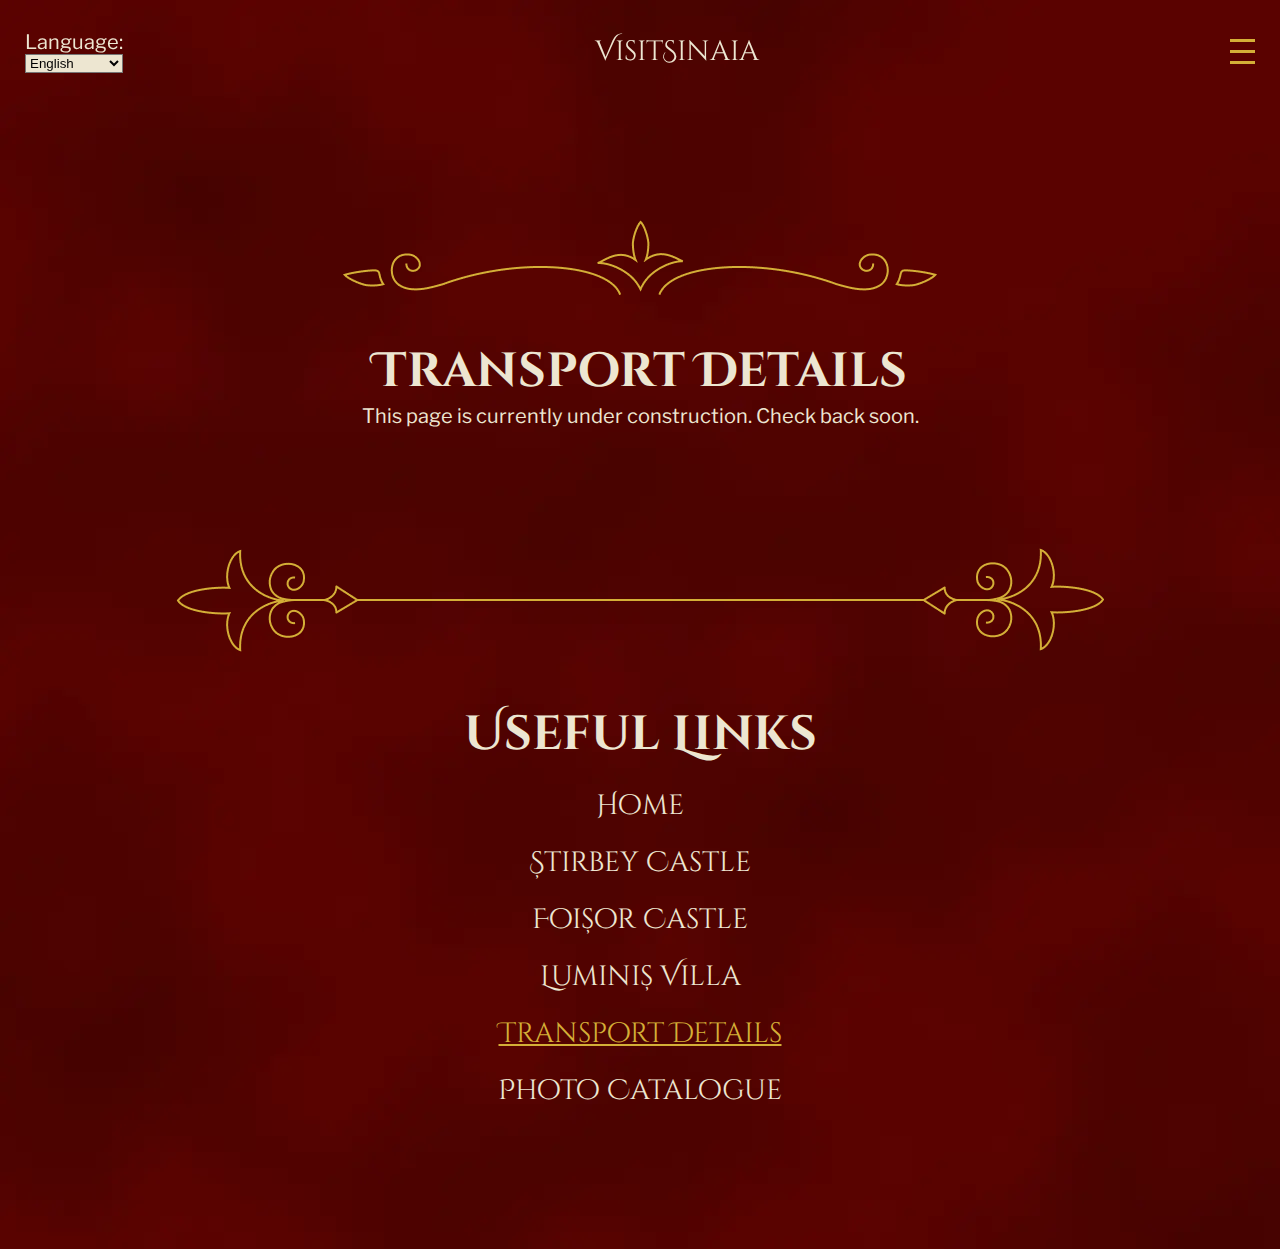
<file: PAGES/transport.html>
<!DOCTYPE html>
<html lang="en">
<head>
    <meta charset="UTF-8">
    <meta name="viewport" content="width=device-width, initial-scale=1.0">
    <title data-lang-en="Transport Details" data-lang-ro="Detalii despre Transport">Transport Details</title>
    <link rel="stylesheet" href="../CSS/under-construction.css">
</head>
<body>
    <header>
        <nav class="navigation">
            <div class="language-selector">
                <label for="language-select" data-lang-en="Language:" data-lang-ro="Limba:">Language:</label>
                <select id="language-select3">
                    <option value="en" data-lang-en="English" data-lang-ro="Engleză">English</option>
                    <option value="ro" data-lang-en="Romanian" data-lang-ro="Română">Romanian</option>
                </select>
            </div>
            <a href="../index.html" class="logo">VisitSinaia</a>
            <div class="burger-menu" id="burger3">
                <div class="line"></div>
                <div class="line"></div>
                <div class="line"></div>
            </div>
            <ul id="nav-links3">
                <li><a href="index.html" class="link" data-lang-en="Home" data-lang-ro="Acasă">Home</a></li>
                <li>
                    <a href="stirbey-castle.html" class="link" data-lang-en="Știrbey Castle" data-lang-ro="Castelul Știrbey">Știrbey Castle</a>
                    <ul class="dropdown-content">
                        <li><a href="stirbey-castle.html" class="link" data-lang-en="Visiting Hours" data-lang-ro="Ore de Vizită">Visiting Hours</a></li>
                        <li><a href="stirbey-castle.html" class="link" data-lang-en="Ticket Prices" data-lang-ro="Prețuri Bilete">Ticket Prices</a></li>
                        <li><a href="stirbey-castle.html" class="link" data-lang-en="Reviews" data-lang-ro="Recenzii">Reviews</a></li>
                        <li><a href="stirbey-castle.html" class="link" data-lang-en="Brief History" data-lang-ro="Scurtă Istorie">Brief History</a></li>
                        <li><a href="stirbey-castle.html" class="link" data-lang-en="Who lived here?" data-lang-ro="Cine a locuit aici?">Who lived here?</a></li>
                        <li><a href="stirbey-castle.html" class="link" data-lang-en="How to get here?" data-lang-ro="Cum să ajungi aici?">How to get here?</a></li>
                        <li><a href="stirbey-castle.html" class="link" data-lang-en="Restaurants Nearby" data-lang-ro="Restaurante în apropiere">Restaurants Nearby</a></li>
                        <li><a href="stirbey-castle.html" class="link">Contact</a></li>
                    </ul>
                </li>
                <li>
                    <a href="foisor-castle.html" class="link" data-lang-en="Foișor Castle" data-lang-ro="Castleul Foișor">Foișor Castle</a>
                    <ul class="dropdown-content">
                        <li><a href="foisor-castle.html#visit" data-lang-en="Visiting Hours" data-lang-ro="Ore de Vizită">Visiting Hours</a></li>
                        <li><a href="foisor-castle.html#tickets" data-lang-en="Ticket Prices" data-lang-ro="Prețuri Bilete">Ticket Prices</a></li>
                        <li><a href="foisor-castle.html#reviews" data-lang-en="Reviews" data-lang-ro="Recenzii">Reviews</a></li>
                        <li><a href="foisor-castle.html#history" data-lang-en="Brief History" data-lang-ro="Scurtă Istorie">Brief History</a></li>
                        <li><a href="foisor-castle.html#tenants" data-lang-en="Who lived here?" data-lang-ro="Cine a locuit aici?">Who lived here?</a></li>
                        <li><a href="foisor-castle.html#transport" data-lang-en="How to get here?" data-lang-ro="Cum să ajungi aici?">How to get here?</a></li>
                        <li><a href="foisor-castle.html#restaurants" data-lang-en="Restaurants Nearby" data-lang-ro="Restaurante în apropiere">Restaurants Nearby</a></li>
                        <li><a href="foisor-castle.html#contact">Contact</a></li>
                    </ul>
                </li>
                <li>
                    <a href="luminis-villa.html" class="link" data-lang-en="Luminiș Villa" data-lang-ro="Vila Luminiș">Luminiș Villa</a>
                    <ul class="dropdown-content">
                        <li><a href="luminis-villa.html#visit" data-lang-en="Visiting Hours" data-lang-ro="Ore de Vizită">Visiting Hours</a></li>
                        <li><a href="luminis-villa.html#tickets" data-lang-en="Ticket Prices" data-lang-ro="Prețuri Bilete">Ticket Prices</a></li>
                        <li><a href="luminis-villa.html#reviews" data-lang-en="Reviews" data-lang-ro="Recenzii">Reviews</a></li>
                        <li><a href="luminis-villa.html#history" data-lang-en="Brief History" data-lang-ro="Scurtă Istorie">Brief History</a></li>
                        <li><a href="luminis-villa.html#tenants" data-lang-en="Who lived here?" data-lang-ro="Cine a locuit aici?">Who lived here?</a></li>
                        <li><a href="luminis-villa.html#transport" data-lang-en="How to get here?" data-lang-ro="Cum să ajungi aici?">How to get here?</a></li>
                        <li><a href="luminis-villa.html#restaurants" data-lang-en="Restaurants Nearby" data-lang-ro="Restaurante în apropiere">Restaurants Nearby</a></li>
                        <li><a href="luminis-villa.html#contact">Contact</a></li>
                    </ul>
                </li>
                <li><a href="transport.html" class="active-link" data-lang-en="Transport Details" data-lang-ro="Detalii despre Transport">Transport Details</a></li>
                <li><a href="gallery.html" class="link" data-lang-en="Photo Catalogue" data-lang-ro="Catalog Foto">Photo Catalogue</a></li>
            </ul>
        </nav>
    </header>
    <section class="under-construction">
        <img src="../PHOTOS/ornament2.png" loading="lazy" alt="Ornamental Divider" class="divider">
        <img src="../PHOTOS/divider-desktop.png" loading="lazy" alt="Ornamental Divider" class="divider-big">
        <h1 data-lang-en="Transport Details" data-lang-ro="Detalii despre Transport">Transport Details</h1>
        <p data-lang-en="This page is currently under construction. Check back soon." data-lang-ro="Această pagină este încă în lucru. Reveniți mai tarziu.">This page is currently under construction. Check back soon.</p>
    </section>
    <footer class="footer-section">
        <img src="../PHOTOS/footer-divider.png" loading="lazy" alt="Ornamental Divider" class="footer-divider">
        <img src="../PHOTOS/footer-divider-desktop.png" loading="lazy" alt="Ornamental Divider" class="footer-divider-big">
        <h1 data-lang-en="Useful Links" data-lang-ro="Link-uri Utile">Useful Links</h1>
        <a href="../index.html" data-lang-en="Home" data-lang-ro="Acasă">Home</a>
        <a href="stirbey-castle.html" data-lang-en="Știrbey Castle" data-lang-ro="Castelul Știrbey">Știrbey Castle</a>
        <a href="foisor-castle.html" data-lang-en="Foișor Castle" data-lang-ro="Castelul Foișor">Foișor Castle</a>
        <a href="luminis-villa.html" data-lang-en="Luminiș Villa" data-lang-ro="Vila Luminiș">Luminiș Villa</a>
        <a href="transport.html" data-lang-en="Transport Details" data-lang-ro="Detalii despre Transport" class="active-link-footer">Transport Details</a>
        <a href="gallery.html" data-lang-en="Photo Catalogue" data-lang-ro="Catalog Foto">Phot Catalogue</a>
    </footer>

    <script src="../JS/burgermenu.js"></script>
    <script src="../JS/language.js"></script>
</body>
</html>
</file>
<file: CSS/home.css>
@import url(general.css);
@import url(menu.css);
@import url(reviews-form.css);

/* --- Top Banner --- */
.banner {
    display: none;
}

.banner.active {
    display: flex;
    justify-content: center;
    align-items: center;
    position: relative;
    height: 100vh;
    width: 100%;
    overflow: hidden;
    text-align: center;
}

.main-photo {
    position: absolute;
    width: 100%;
    height: 100vh;
    object-fit: cover;
    object-position: 60% 30%;
    filter: brightness(65%);
}

.text-container {
    position: absolute;
    top: 50%;
    display: flex;
    flex-direction: column;
    align-items: center;
    z-index: 1;
}

.text-container h1{
    position: absolute;
    color: var(--color-warmBeige);
}

.top-divider {
    margin-top: 30px;
    position: absolute;
    width: 363px;
    height: 38px;
}

.text-container p {
    color: var(--color-warmBeige);
    margin: 70px 54px 0 54px;
    max-width: 495px;
}

.read-more {
    text-decoration: none;
    background-color: var(--color-gold);
    color: var(--color-darkRed);
    padding: 3px 24px;
    font: var(--font-style-header3-mobile);
    font-weight: 700;
    box-shadow: 1px 1px 15px 0px rgba(0, 0, 0, 0.25);
    border: 0;
    margin: 13px 0;
    transition: background-color 0.3s ease;
}

.read-more:hover {
    background-color: var(--color-warmBeige);
}

#prev1, #prev2, #prev3 {
    position: absolute;
    left: 10px;
    background: none;
    border: none;
}
  
#next1, #next2, #next3 {
    position: absolute;
    right: 10px;
    background: none;
    border: none;
}

.buttons-container {
    position: absolute;
    display: flex;
    flex-direction: row;
    justify-content: center;
    align-items: center;
    gap: 12px;
    bottom: 5%;
}

.castle-button {
    display: flex;
    position: relative;
    justify-content: center;
}

.castle-button img {
    width: 174px;
    max-width: 269px;
    height: 107px;
    max-height: 217px;
}

.castle-button h3 {
    color: var(--color-warmBeige);
    z-index: 1;
    position: absolute;
    bottom: 5px;
    left: 5px;
}

/* --- Top Banner End --- */

/* --- Reviews Section --- */
.reviews {
    display: flex;
    flex-direction: column;
    align-items: center;
}

.reviews h1 {
    margin-bottom: 20px;
    color: var(--color-warmBeige);
}

.reviews h1, p, h3{
    color: var(--color-warmBeige);
}

.review {
    display: flex;
    justify-content: center;
    align-items: center;
    gap: 15px;
    margin-bottom: 20px;
    padding: 0 15px;
}

.review img {
    width: 135px;
    height: 191px;
    object-fit: cover;
    border: 2px solid var(--color-gold);
}

.review p {
    margin-bottom: 10px;
    width: 180px;
}

#reviews-container {
    margin-bottom: 20px;
}

.reviews button {
    background-color: var(--color-gold);
    color: var(--color-darkRed);
    padding: 3px 24px;
    font: var(--font-style-header3-mobile);
    font-weight: 700;
    box-shadow: 1px 1px 15px 0px rgba(0, 0, 0, 0.25);
    border: 0;
    transition: background-color 0.3s ease;
}

.reviews button:hover {
    background-color: var(--color-warmBeige);
}
/* --- Reviews Section End --- */

/* --- Visiting Hours Section --- */
.visiting-hours {
    display: flex;
    flex-direction: column;
    align-items: center;
    justify-content: center;
}

.visiting-hours h1, h2 {
    color: var(--color-warmBeige);
}

.visit-container {
    display: flex;
    align-items: center;
    gap: 15px;
    padding: 15px;
    margin-top: 20px;
    width: 100%;
    max-width: 809px;
}

.visit-container img {
    width: 135px;
    height: 226px;
    object-fit: cover;
    border: 2px solid var(--color-gold);
}

.visit-container p {
    margin-top: 18px;
}

.foisor-text {
    text-align: right;
}
/* --- Visiting Hours Section End --- */

/* --- Already Visited Section --- */
.already {
    display: flex;
    flex-direction:column;
    align-items: center;
}

.already h1 {
    color: var(--color-warmBeige);
    margin-bottom: 10px;
}

.already button {
    background-color: var(--color-gold);
    color: var(--color-darkRed);
    padding: 3px 24px;
    font: var(--font-style-header3-mobile);
    font-weight: 700;
    box-shadow: 1px 1px 15px 0px rgba(0, 0, 0, 0.25);
    border: 0;
    transition: background-color 0.3s ease;
    width: 250px;
}

.already button:hover {
    background-color: var(--color-warmBeige);
}

.buttons {
    display: flex;
    flex-direction: column;
    gap: 22px;
}
/* --- Already Visited Section End --- */

/* --- Responsive Wider Screens --- */
@media (min-width: 760px) {
    .castle-button img {
        width: 269px;
        height: 180px;
        object-fit: cover;
    }
    
    .text-container {
        top: 40%;
    }

    .text-container p {
        margin-top: 80px;
    }

    .top-divider {
        margin-top: 40px;
    }

    .reviews h1 {
        margin-bottom: 25px;
    }

    .review p {
        width: 300px;
    }

    .review img {
        min-width: 393px;
        min-height: 239px;
    }

    .visit-container img {
        width: 393px;
        height: 464px;
    }

    .castel-stirbey {
        width: 393px;
        height: 464px;
    }

    .already h1 {
        margin-bottom: 25px;
    }

    .already button {
        width: 335px;
    }
} 

@media (min-width: 1024px) {
    .read-more {
        font: var(--font-style-header3-desktop);
        font-weight: 700;
    }

    .text-container {
        top: 25%;
    }

    .text-container p{
        margin-top: 100px;
    }

    .top-divider {
        margin: 60px 0;
    }

    .reviews h1 {
        margin-bottom: 35px;
    }

    .review p {
        width: 594px;
    }

    .reviews button {
        font: var(--font-style-header3-desktop);
        font-weight: 700;
    }

    .already button {
        font: var(--font-style-header3-desktop);
        font-weight: 700;
        width: 450px;
    }

    .buttons {
        flex-direction: row;
        gap: 70px;
    }
}
</file>
<file: CSS/castle-page.css>
@import url(menu.css);
@import url(general.css);
@import url(reviews-form.css);

/* --- Top Section --- */
.top {
    display: flex;
    justify-content: center;
    align-items: center;
    position: relative;
    height: 100vh;
    width: 100%;
    overflow: hidden;
    text-align: center;
}

.main-photo {
    position: absolute;
    width: 100%;
    height: 100vh;
    object-fit: cover;
    object-position: 60% 30%;
    filter: brightness(65%);
}

.text-container {
    position: absolute;
    top: 55%;
    display: flex;
    flex-direction: column;
    align-items: center;
    z-index: 1;
}

.text-container h1{
    position: absolute;
    color: var(--color-warmBeige);
}

.top-divider {
    margin-top: 30px;
    position: absolute;
    width: 363px;
    height: 38px;
}

.text-container p {
    color: var(--color-warmBeige);
    margin: 70px 54px 0 54px;
    max-width: 495px;
}

.down-arrow {
    position: absolute;
    bottom: 5%;
}
/* --- Top Section End --- */

/* --- Visiting Hours Section --- */
.visiting {
    display: flex;
    flex-direction: column;
    align-items: center;
}

.visiting h1 {
    margin-bottom: 20px;
    color: var(--color-warmBeige);
}

.visiting p {
    text-align: center;
    color: var(--color-warmBeige);
}

.hours-text {
    font: var(--font-style-body-desktop);
}

.info-container {
    display: flex;
    flex-direction: column;
    align-items: center;
    gap: 64px;
}
/* --- Visiting Hours Section End --- */

/* --- Already Visited Section --- */
.already {
    display: flex;
    flex-direction:column;
    align-items: center;
}

.already h1 {
    color: var(--color-warmBeige);
    margin-bottom: 10px;
}

.already button {
    background-color: var(--color-gold);
    color: var(--color-darkRed);
    padding: 3px 24px;
    font: var(--font-style-header3-mobile);
    font-weight: 700;
    box-shadow: 1px 1px 15px 0px rgba(0, 0, 0, 0.25);
    border: 0;
    transition: background-color 0.3s ease;
    width: 250px;
}

.already button:hover {
    background-color: var(--color-warmBeige);
}

.buttons {
    display: flex;
    flex-direction: column;
    gap: 22px;
}
/* --- Already Visited Section End --- */

/* --- Reviews Section --- */
.reviews {
    display: flex;
    flex-direction: column;
    align-items: center;
}

.reviews h1 {
    margin-bottom: 20px;
    color: var(--color-warmBeige);
}

.reviews h1, p, h3{
    color: var(--color-warmBeige);
}

.review {
    display: flex;
    justify-content: center;
    align-items: center;
    gap: 15px;
    margin-bottom: 20px;
    padding: 0 15px;
}

.review img {
    width: 135px;
    height: 191px;
    object-fit: cover;
    border: 2px solid var(--color-gold);
}

.review p {
    margin-bottom: 10px;
    width: 180px;
}

#reviews-container {
    margin-bottom: 20px;
}

.reviews button {
    background-color: var(--color-gold);
    color: var(--color-darkRed);
    padding: 3px 24px;
    font: var(--font-style-header3-mobile);
    font-weight: 700;
    box-shadow: 1px 1px 15px 0px rgba(0, 0, 0, 0.25);
    border: 0;
    transition: background-color 0.3s ease;
}

.reviews button:hover {
    background-color: var(--color-warmBeige);
}
/* --- Reviews Section End --- */

/* --- History Section --- */
.history {
    display: flex;
    flex-direction: column;
    align-items: center;
    margin-bottom: 120px;
}

.history-container {
    display: flex;
    flex-wrap: wrap;
    justify-content: center;
    row-gap: 170px;
    column-gap: 170px;
}

.history h1 {
    color: var(--color-warmBeige);
    margin-bottom: 40px;
    text-align: center;
}

.history h1.story-big {
    color: var(--color-gold);
    margin: 0;
    line-height: 80%;
}

.history h1.story-medium {
    color: var(--color-gold);
    margin: 0;
    line-height: 80%;
}

.history h1.story-small {
    color: var(--color-gold);
    margin: 0;
    max-width: 389px;
    line-height: 80%;
}

.story-section {
    display: flex;
    flex-direction: column;
    align-items: center;
    position: relative;
    text-align: center;
}

.story-section p {
    background-color: rgb(0, 0, 0, 0.4);
    padding: 20px 12px;
    width: 248px;
    position: absolute;
    top: 50%;
}
/* --- History Section End --- */

/* --- Tenants Section --- */
.tenants {
    display: flex;
    flex-direction: column;
    align-items: center;
}

.tenants h1 {
    color: var(--color-warmBeige);
    margin-bottom: 20px;
    text-align: center;
}

.tenants-container {
    display: flex;
    flex-direction: row;
    flex-wrap: wrap;
    justify-content: center;
    gap: 15px;
    padding: 15px;
}

.tenant-card {
    display: flex;
    flex-direction: column;
    align-items: center;
    gap: 8px;
    width: 110px;
}

.tenant-card img {
    width: 110px;
    height: 180px;
    object-fit: cover;
    border: 2px solid var(--color-gold);
}

.tenant-card h3 {
    text-align: center;
}

.tenant-card p {
    font-weight: 700;
}
/* --- Tenants Section End --- */

/* --- Transport Section --- */
.transport {
    display: flex;
    flex-direction: column;
    align-items: center;
}

.transport h1 {
    color: var(--color-warmBeige);
    text-align: center;
}

.address-text {
    color: var(--color-gold);
    margin-bottom: 20px;
    text-align: center;
}

.transport-container {
    display: flex;
    flex-direction: row;
    flex-wrap: wrap;
    justify-content: flex-start;
    gap: 20px;
}

.transport-card-right {
    display: flex;
    align-items: center;
    flex-direction: row-reverse;
    gap: 15px;
    margin-left: auto;
}

.transport-card-right h3, .transport-card-right h2, .transport-card-right p {
    text-align: right;
}

.transport-card {
    display: flex;
    align-items: center;
    flex-direction: row;
    gap: 15px;
}

.transport-card h2, .transport-card-right h2 {
    color: var(--color-warmBeige);
}

.transport-big {
    display: none;
}

.transport-text-each {
    margin-bottom: 14px;
}

.transport-underline {
    text-decoration: underline;
}
/* --- Transport Section End --- */

/* --- Restaurants Section Start --- */
.eat {
    display: flex;
    flex-direction: column;
    align-items: center;
}

.eat h1 {
    color: var(--color-warmBeige);
    margin-bottom: 20px;
    text-align: center;
}

.restaurants-container {
    display: flex;
    flex-direction: row;
    flex-wrap: wrap;
    justify-content: center;
    gap: 15px;
    padding: 15px;
}

.restaurant-card {
    display: flex;
    flex-direction: column;
    align-items: center;
    gap: 8px;
    width: 110px;
}

.restaurant-card img {
    width: 110px;
    height: 180px;
    object-fit: cover;
    border: 2px solid var(--color-gold);
}

.restaurant-card h3 {
    text-align: center;
}

.restaurant-card p {
    font-weight: 700;
}

.restaurant-card a {
    text-decoration: none;
    background-color: var(--color-gold);
    color: var(--color-darkRed);
    padding: 3px 10px;
    font: var(--font-style-header3-mobile);
    font-weight: 700;
    box-shadow: 1px 1px 15px 0px rgba(0, 0, 0, 0.25);
    border: 0;
    transition: background-color 0.3s ease;
}

.restaurant-card button:hover {
    background-color: var(--color-warmBeige);
}
/* --- Restaurants Section End --- */

/* --- Contact Section --- */
.contact {
    display: flex;
    flex-direction: column;
    align-items: center;
}

.contact h1 {
    color: var(--color-warmBeige);
    margin-bottom: 20px;
}

.contact-text {
    display: flex;
    flex-direction: row;
    align-items: center;
    margin-bottom: 15px;
}

.map-text {
    text-align: center;
}

@media (min-width: 760px) {
     .text-container p {
        margin-top: 80px;
    }

    .top-divider {
        margin-top: 40px;
    }

    .visiting h1 {
        margin-bottom: 28px;
    }

    .history h1 {
        margin-bottom: 48px;
    }

    .already h1 {
        margin-bottom: 25px;
    }

    .already button {
        font: var(--font-style-header3-tablet);
        font-weight: 700;
        width: 335px;
    }

    .reviews h1 {
        margin-bottom: 25px;
    }

    .review p {
        width: 300px;
    }

    .review img {
        min-width: 393px;
        min-height: 239px;
    }

    .history {
        margin-bottom: 130px;
    }

    .story-section p {
        width: 340px;
    }

    .tenants h1 {
        margin-bottom: 25px;
    }

    .tenants-container {
        padding: 20px;
    }

    .tenant-card {
        width: 230px;
    }

    .tenant-card img {
        width: 230px;
        height: 320px;
    }

    .address-text {
        margin-bottom: 30px;
    }
    
    .eat h1 {
        margin-bottom: 25px;
    }

    .restaurants-container {
        padding: 20px;
    }

    .restaurant-card {
        width: 230px;
    }

    .restaurant-card img {
        width: 230px;
        height: 320px;
    }

    .contact h1 {
        margin-bottom: 25px;
    }

    .contact-text {
        margin-bottom: 20px;
    }
}

@media (min-width: 1024px) {

    .tenants-container {
        gap: 20px;
        padding: 30px;
    }

    .tenant-card {
        width: 393px;
    }

    .tenant-card img {
        width: 393px;
        height: 549px;
    }

    .text-container p{
        margin-top: 100px;
    }

    .top-divider {
        margin: 60px 0;
    }

    .visiting h1 {
        margin-bottom: 70px;
    }

    .hours-text {
        font-size: 26px;
        margin-bottom: 0;
    }

    .info-container {
        flex-direction: row;
        gap: 215px;
    }

    .already button {
        font: var(--font-style-header3-desktop);
        font-weight: 700;
        width: 450px;
    }

    .buttons {
        flex-direction: row;
        gap: 70px;
    }

    .reviews h1 {
        margin-bottom: 35px;
    }

    .review p {
        width: 594px;
    }

    .reviews button {
        font: var(--font-style-header3-desktop);
        font-weight: 700;
    }

    .history {
        margin-bottom: 120px;
    }

    .history h1 {
        margin-bottom: 35px;
    }

    .story-section p {
        width: 414px;
    }

    .history h1.story-small {
        max-width: 537px;
    }

    .tenants h1 {
        margin-bottom: 35px;
    }

    .address-text {
        margin-bottom: 35px;
    }

    .transport-container {
        gap: 120px;
    }

    .transport-big {
        display: block;
    }

    .transport-small {
        display: none;
    }

    .eat h1 {
        margin-bottom: 35px;
    }

    .restaurants-container {
        gap: 20px;
        padding: 30px;
    }

    .restaurant-card {
        width: 393px;
    }

    .restaurant-card img {
        width: 393px;
        height: 549px;
    }

    .contact h1 {
        margin-bottom: 35px;
    }

    .contact-text {
        margin-bottom: 50px;
    }
}
</file>
<file: CSS/under-construction.css>
@import url(general.css);
@import url(menu.css);

.under-construction {
    display: flex;
    flex-direction: column;
    align-items: center;
    margin-top: 45px;
}

.under-construction h1, p{
    color: var(--color-warmBeige);
}

@media (min-width: 760px) {
    .under-construction {
        margin-top: 55px;
    }
}

@media (min-width: 1024px) {
    .under-construction {
        margin-top: 100px;
    }
}
</file>
